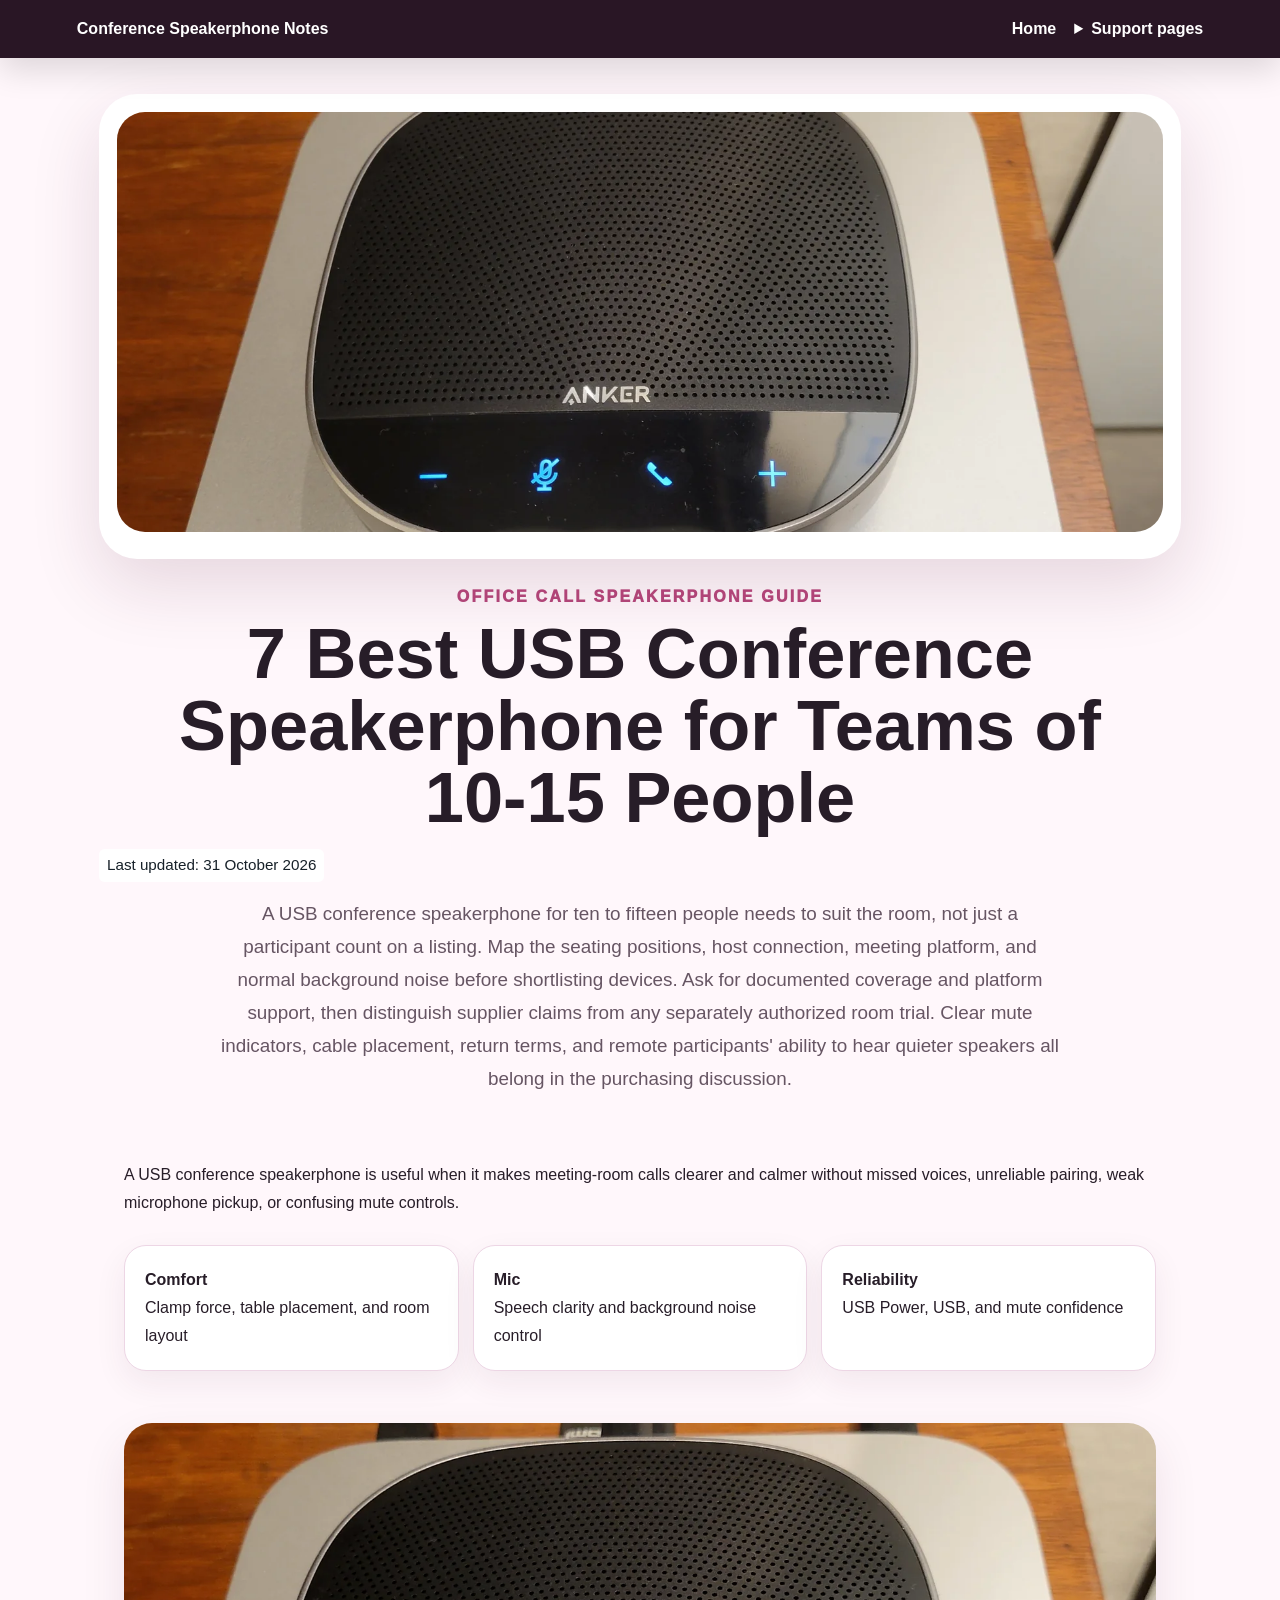
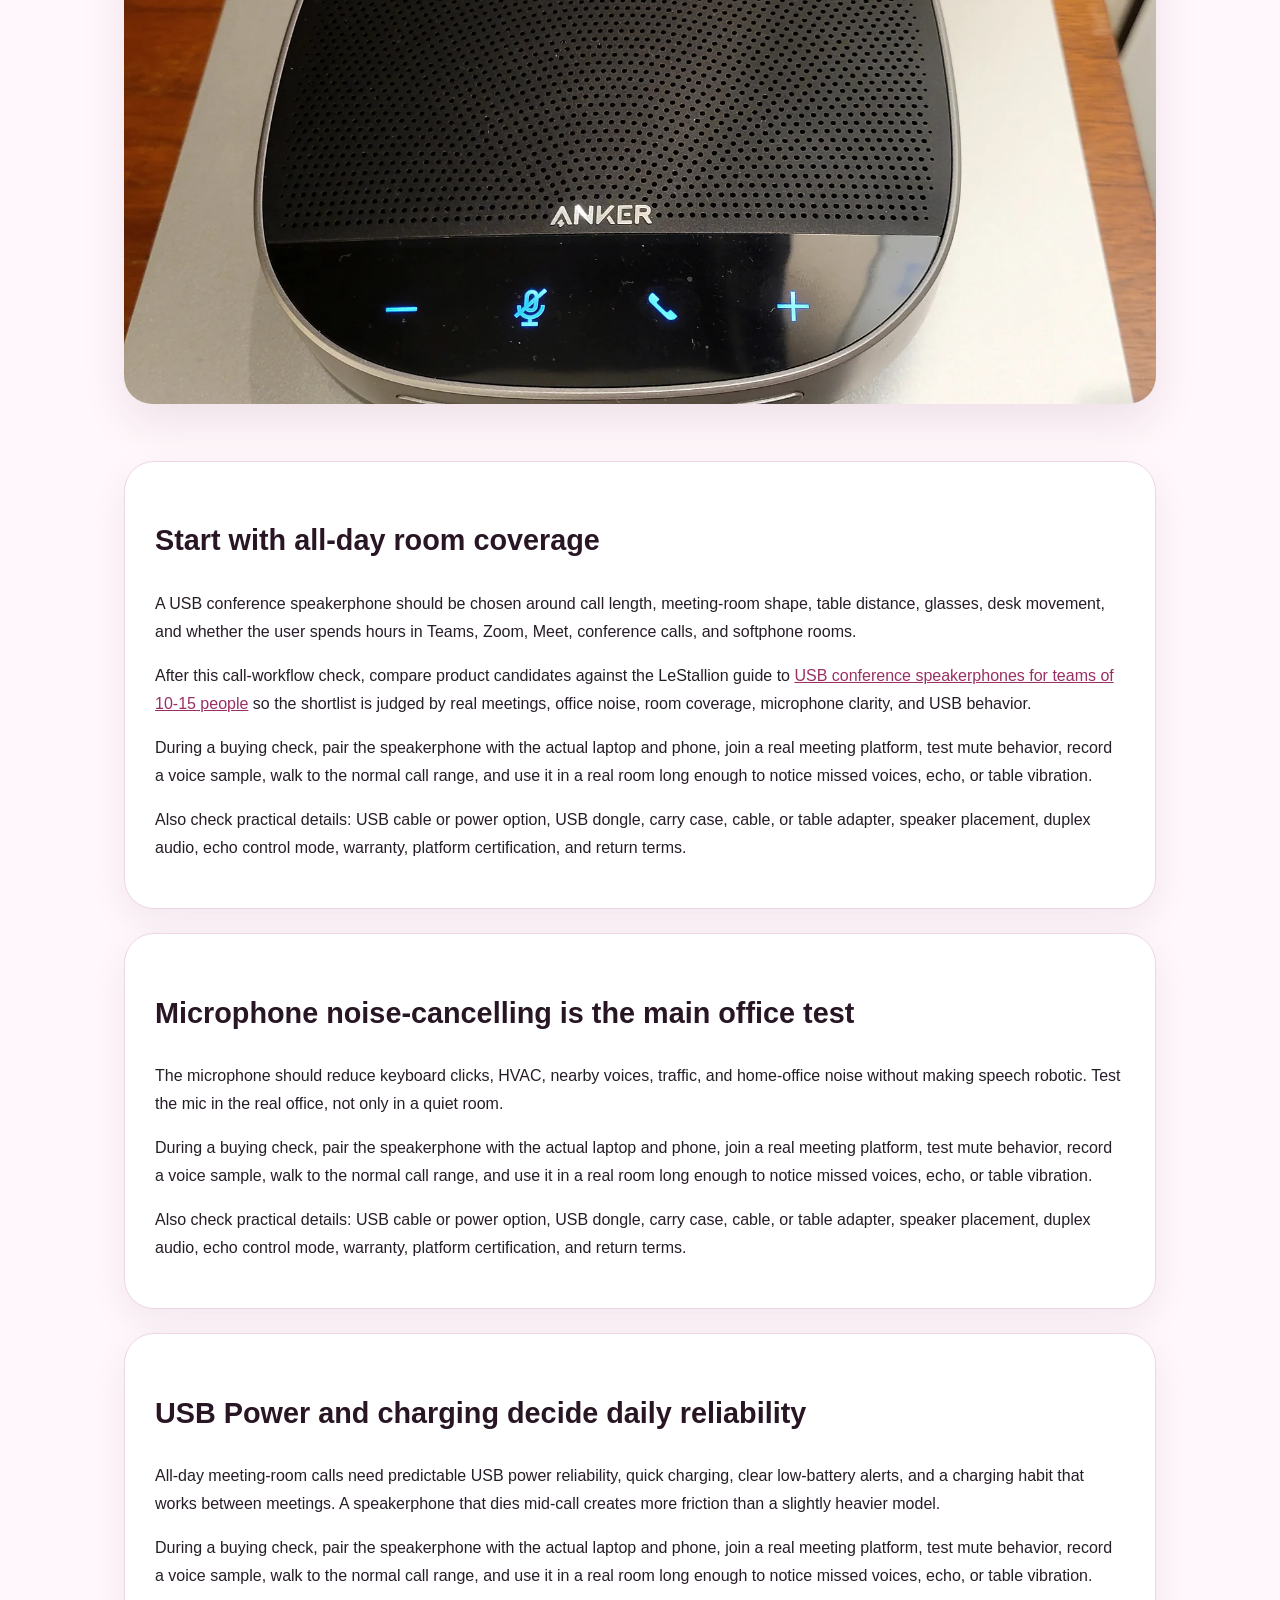
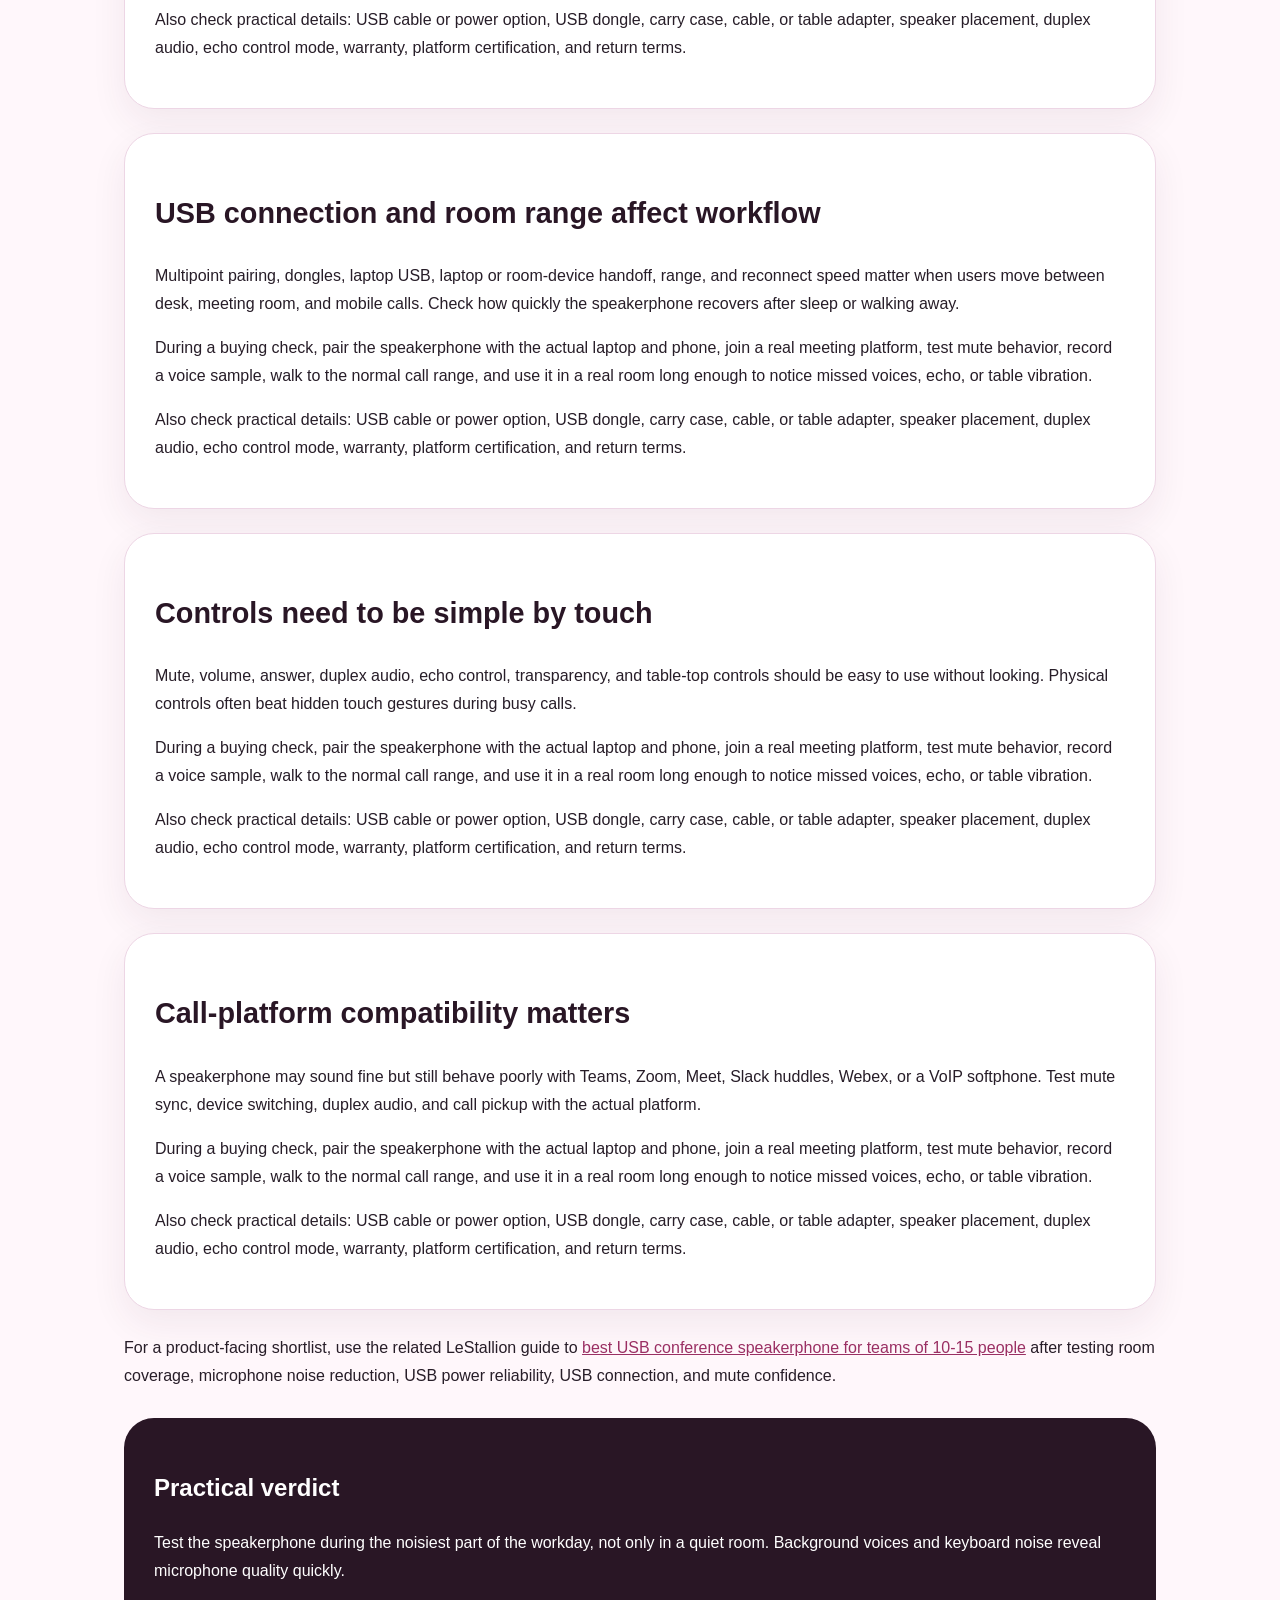
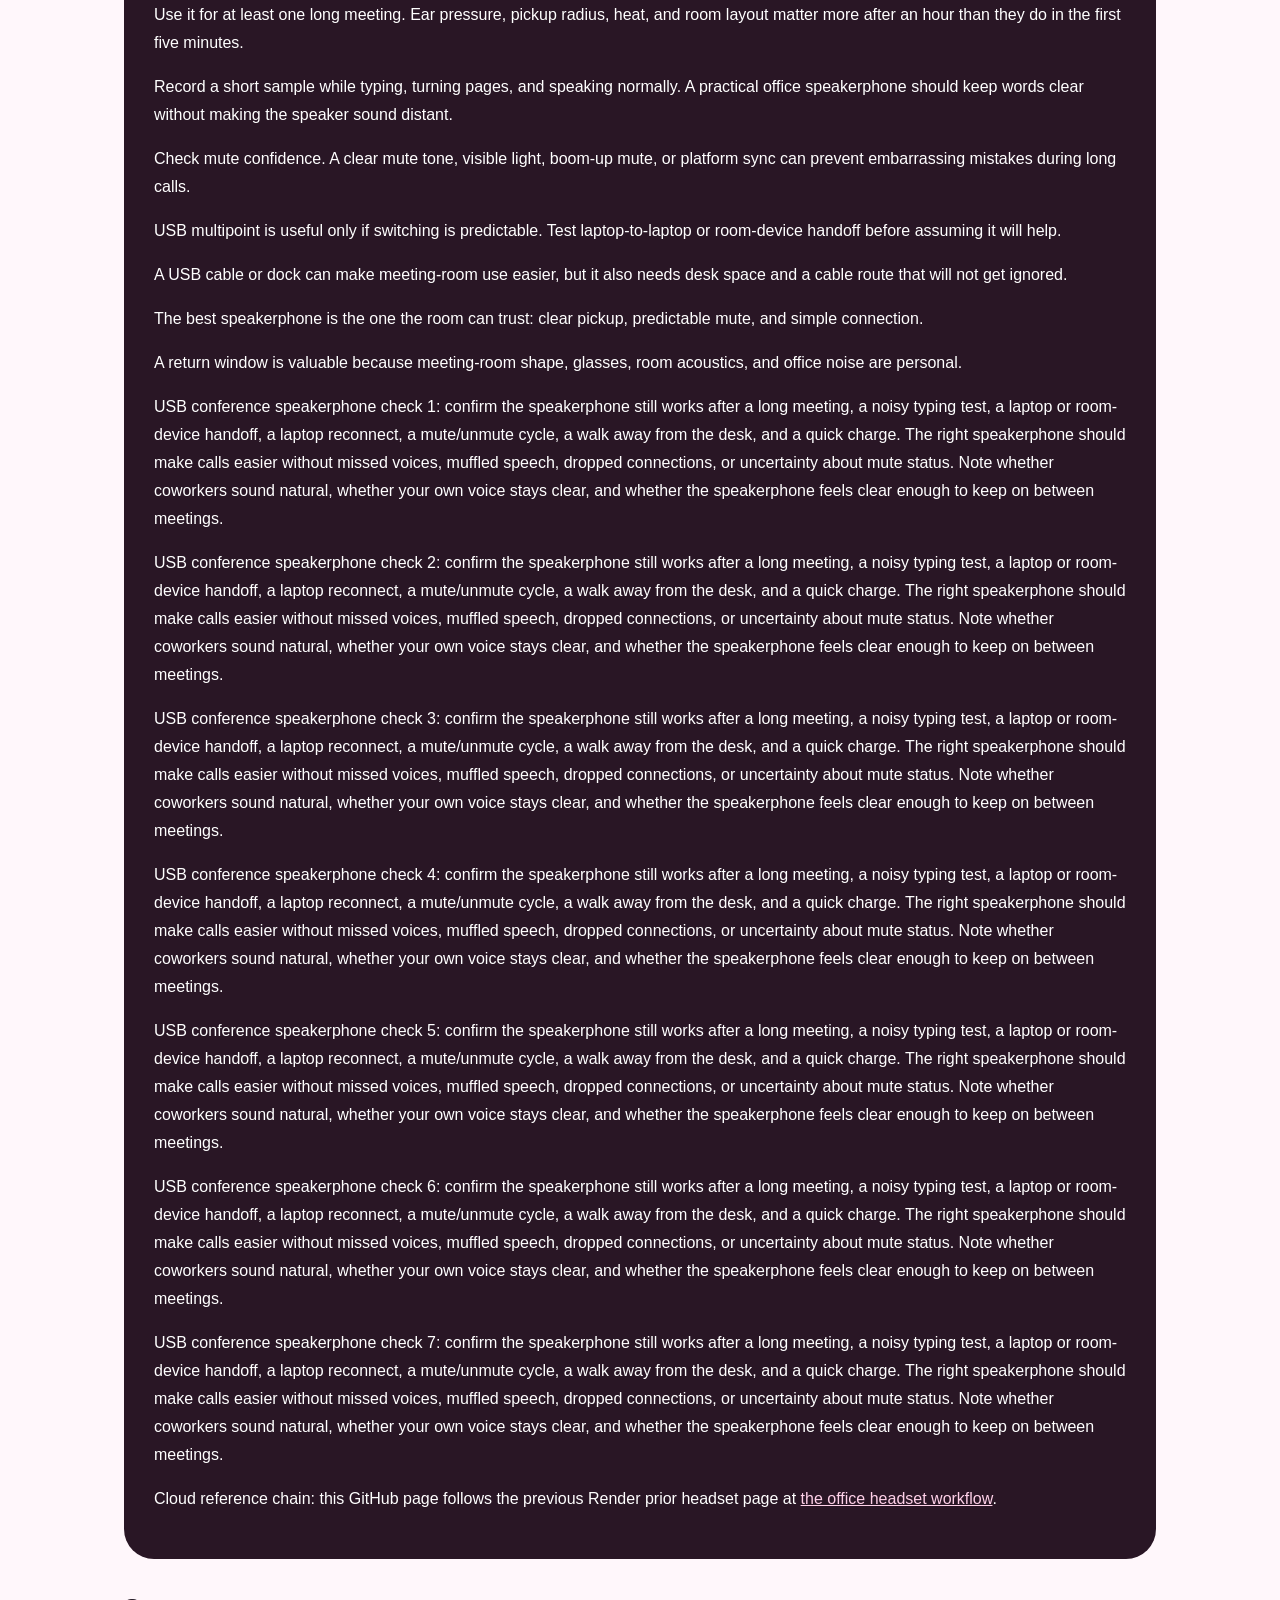
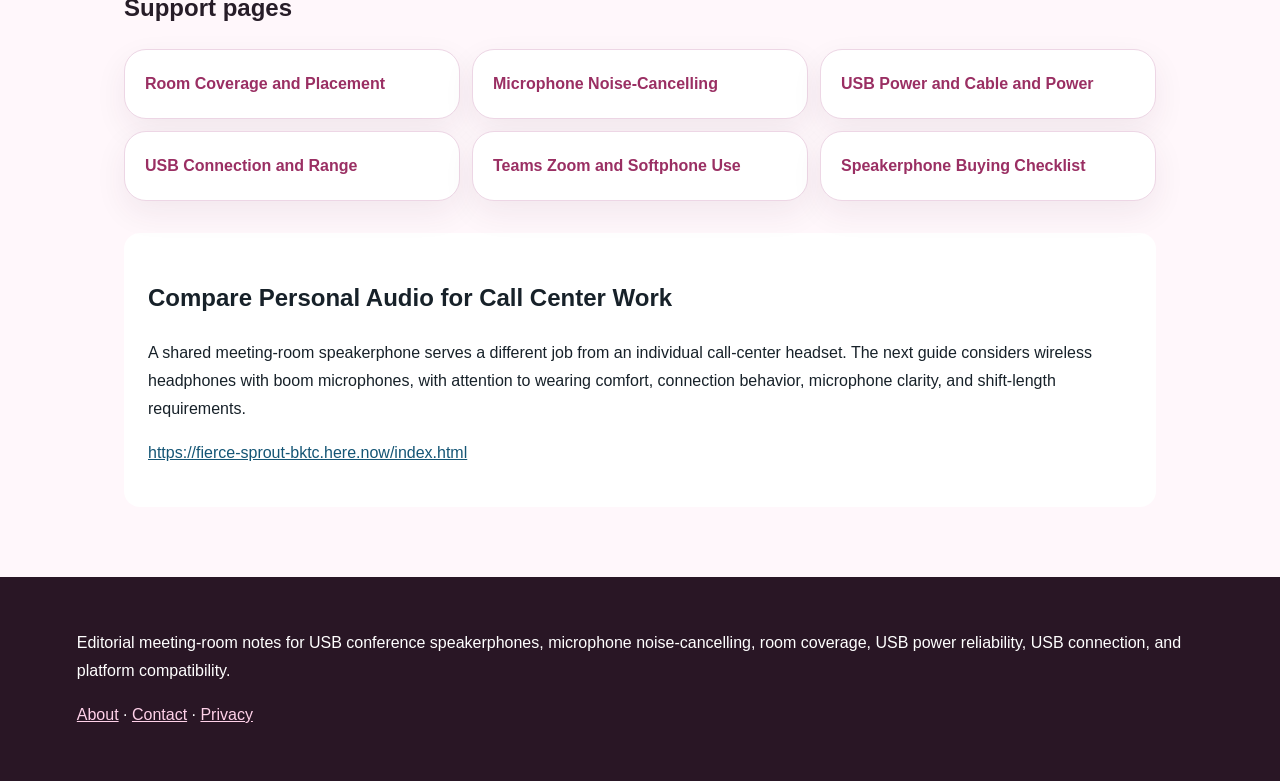
<file: index.html>
<!doctype html><html lang="en"><head><meta charset="utf-8"><meta name="viewport" content="width=device-width,initial-scale=1"><title>7 Best USB Conference Speakerphone for Teams of 10-15 People</title><meta name="description" content="Practical guide to USB conference speakerphones for teams of 10-15 people, including comfort, microphone noise reduction, mute controls, USB power reliability, USB connection, and platform compatibility."><link rel="canonical" href="https://armaragex.github.io/lestallion-usb-conference-speakerphone-511/index.html"><link rel="stylesheet" href="style.css"><script type="application/ld+json">{"@context":"https://schema.org","@type":"Article","headline":"7 Best USB Conference Speakerphone for Teams of 10-15 People","mainEntityOfPage":"https://armaragex.github.io/lestallion-usb-conference-speakerphone-511/index.html","image":["https://armaragex.github.io/lestallion-usb-conference-speakerphone-511/assets/usb-speakerphone-meeting-room.webp","https://armaragex.github.io/lestallion-usb-conference-speakerphone-511/assets/speakerphone-detail-table.webp"],"dateModified":"2026-10-31T10:26:14Z"}</script><script type="application/ld+json">{"@context": "https://schema.org", "@type": "FAQPage", "mainEntity": [{"@type": "Question", "name": "What matters most in a USB conference speakerphone?", "acceptedAnswer": {"@type": "Answer", "text": "All-day comfort, microphone noise reduction, mute confidence, USB power reliability, USB connection stability, device switching, duplex audio, echo control, and platform compatibility matter most."}}, {"@type": "Question", "name": "How should a USB conference speakerphone be tested?", "acceptedAnswer": {"@type": "Answer", "text": "Test it with the actual laptop, phone, meeting platform, noisy office conditions, long-call wearing time, mute controls, walking range, and charging routine."}}]}</script>
<meta property="article:modified_time" content="2026-10-31T10:26:14Z">
</head><body><header><a class="brand" href="index.html">Conference Speakerphone Notes</a><nav><a href="index.html">Home</a><details><summary>Support pages</summary><div><a href="room-coverage-and-placement.html">Room Coverage and Placement</a><a href="microphone-noise-cancelling.html">Microphone Noise-Cancelling</a><a href="battery-and-charging.html">USB Power and Cable and Power</a><a href="bluetooth-range-and-pairing.html">USB Connection and Range</a><a href="teams-zoom-and-softphone-use.html">Teams Zoom and Softphone Use</a><a href="speakerphone-buying-checklist.html">Speakerphone Buying Checklist</a></div></details></nav></header><section class="hero"><div class="frame"><img src="assets/usb-speakerphone-meeting-room.webp" alt="USB conference speakerphone for meeting-room calls"></div><div class="kicker">office call speakerphone guide</div><h1>7 Best USB Conference Speakerphone for Teams of 10-15 People</h1>
<p class="article-refreshed" style="font-size:.95rem;opacity:1;display:table;max-width:100%;padding:.2rem .5rem;border-radius:.35rem;background:#fff;color:#172129;overflow-wrap:anywhere">Last updated: <time datetime="2026-10-31T10:26:14Z">31 October 2026</time></p><p class="dek">A USB conference speakerphone for ten to fifteen people needs to suit the room, not just a participant count on a listing. Map the seating positions, host connection, meeting platform, and normal background noise before shortlisting devices. Ask for documented coverage and platform support, then distinguish supplier claims from any separately authorized room trial. Clear mute indicators, cable placement, return terms, and remote participants' ability to hear quieter speakers all belong in the purchasing discussion.</p></section><main class="wrap"><p>A USB conference speakerphone is useful when it makes meeting-room calls clearer and calmer without missed voices, unreliable pairing, weak microphone pickup, or confusing mute controls.</p><section class="signal"><div><strong>Comfort</strong><br>Clamp force, table placement, and room layout</div><div><strong>Mic</strong><br>Speech clarity and background noise control</div><div><strong>Reliability</strong><br>USB Power, USB, and mute confidence</div></section><img class="wide" src="assets/speakerphone-detail-table.webp" alt="USB conference speakerphone detail for meeting-room calls"><section class="story"><h2>Start with all-day room coverage</h2><p>A USB conference speakerphone should be chosen around call length, meeting-room shape, table distance, glasses, desk movement, and whether the user spends hours in Teams, Zoom, Meet, conference calls, and softphone rooms.</p><p>After this call-workflow check, compare product candidates against the LeStallion guide to <a href="https://lestallion.com/blogs/product-reviews/best-usb-conference-speakerphone-for-teams-of-10-15-people">USB conference speakerphones for teams of 10-15 people</a> so the shortlist is judged by real meetings, office noise, room coverage, microphone clarity, and USB behavior.</p><p>During a buying check, pair the speakerphone with the actual laptop and phone, join a real meeting platform, test mute behavior, record a voice sample, walk to the normal call range, and use it in a real room long enough to notice missed voices, echo, or table vibration.</p><p>Also check practical details: USB cable or power option, USB dongle, carry case, cable, or table adapter, speaker placement, duplex audio, echo control mode, warranty, platform certification, and return terms.</p></section><section class="story"><h2>Microphone noise-cancelling is the main office test</h2><p>The microphone should reduce keyboard clicks, HVAC, nearby voices, traffic, and home-office noise without making speech robotic. Test the mic in the real office, not only in a quiet room.</p><p>During a buying check, pair the speakerphone with the actual laptop and phone, join a real meeting platform, test mute behavior, record a voice sample, walk to the normal call range, and use it in a real room long enough to notice missed voices, echo, or table vibration.</p><p>Also check practical details: USB cable or power option, USB dongle, carry case, cable, or table adapter, speaker placement, duplex audio, echo control mode, warranty, platform certification, and return terms.</p></section><section class="story"><h2>USB Power and charging decide daily reliability</h2><p>All-day meeting-room calls need predictable USB power reliability, quick charging, clear low-battery alerts, and a charging habit that works between meetings. A speakerphone that dies mid-call creates more friction than a slightly heavier model.</p><p>During a buying check, pair the speakerphone with the actual laptop and phone, join a real meeting platform, test mute behavior, record a voice sample, walk to the normal call range, and use it in a real room long enough to notice missed voices, echo, or table vibration.</p><p>Also check practical details: USB cable or power option, USB dongle, carry case, cable, or table adapter, speaker placement, duplex audio, echo control mode, warranty, platform certification, and return terms.</p></section><section class="story"><h2>USB connection and room range affect workflow</h2><p>Multipoint pairing, dongles, laptop USB, laptop or room-device handoff, range, and reconnect speed matter when users move between desk, meeting room, and mobile calls. Check how quickly the speakerphone recovers after sleep or walking away.</p><p>During a buying check, pair the speakerphone with the actual laptop and phone, join a real meeting platform, test mute behavior, record a voice sample, walk to the normal call range, and use it in a real room long enough to notice missed voices, echo, or table vibration.</p><p>Also check practical details: USB cable or power option, USB dongle, carry case, cable, or table adapter, speaker placement, duplex audio, echo control mode, warranty, platform certification, and return terms.</p></section><section class="story"><h2>Controls need to be simple by touch</h2><p>Mute, volume, answer, duplex audio, echo control, transparency, and table-top controls should be easy to use without looking. Physical controls often beat hidden touch gestures during busy calls.</p><p>During a buying check, pair the speakerphone with the actual laptop and phone, join a real meeting platform, test mute behavior, record a voice sample, walk to the normal call range, and use it in a real room long enough to notice missed voices, echo, or table vibration.</p><p>Also check practical details: USB cable or power option, USB dongle, carry case, cable, or table adapter, speaker placement, duplex audio, echo control mode, warranty, platform certification, and return terms.</p></section><section class="story"><h2>Call-platform compatibility matters</h2><p>A speakerphone may sound fine but still behave poorly with Teams, Zoom, Meet, Slack huddles, Webex, or a VoIP softphone. Test mute sync, device switching, duplex audio, and call pickup with the actual platform.</p><p>During a buying check, pair the speakerphone with the actual laptop and phone, join a real meeting platform, test mute behavior, record a voice sample, walk to the normal call range, and use it in a real room long enough to notice missed voices, echo, or table vibration.</p><p>Also check practical details: USB cable or power option, USB dongle, carry case, cable, or table adapter, speaker placement, duplex audio, echo control mode, warranty, platform certification, and return terms.</p></section><p>For a product-facing shortlist, use the related LeStallion guide to <a href="https://lestallion.com/blogs/product-reviews/best-usb-conference-speakerphone-for-teams-of-10-15-people">best USB conference speakerphone for teams of 10-15 people</a> after testing room coverage, microphone noise reduction, USB power reliability, USB connection, and mute confidence.</p><section class="quote"><h2>Practical verdict</h2><p>Test the speakerphone during the noisiest part of the workday, not only in a quiet room. Background voices and keyboard noise reveal microphone quality quickly.</p><p>Use it for at least one long meeting. Ear pressure, pickup radius, heat, and room layout matter more after an hour than they do in the first five minutes.</p><p>Record a short sample while typing, turning pages, and speaking normally. A practical office speakerphone should keep words clear without making the speaker sound distant.</p><p>Check mute confidence. A clear mute tone, visible light, boom-up mute, or platform sync can prevent embarrassing mistakes during long calls.</p><p>USB multipoint is useful only if switching is predictable. Test laptop-to-laptop or room-device handoff before assuming it will help.</p><p>A USB cable or dock can make meeting-room use easier, but it also needs desk space and a cable route that will not get ignored.</p><p>The best speakerphone is the one the room can trust: clear pickup, predictable mute, and simple connection.</p><p>A return window is valuable because meeting-room shape, glasses, room acoustics, and office noise are personal.</p><p>USB conference speakerphone check 1: confirm the speakerphone still works after a long meeting, a noisy typing test, a laptop or room-device handoff, a laptop reconnect, a mute/unmute cycle, a walk away from the desk, and a quick charge. The right speakerphone should make calls easier without missed voices, muffled speech, dropped connections, or uncertainty about mute status. Note whether coworkers sound natural, whether your own voice stays clear, and whether the speakerphone feels clear enough to keep on between meetings.</p><p>USB conference speakerphone check 2: confirm the speakerphone still works after a long meeting, a noisy typing test, a laptop or room-device handoff, a laptop reconnect, a mute/unmute cycle, a walk away from the desk, and a quick charge. The right speakerphone should make calls easier without missed voices, muffled speech, dropped connections, or uncertainty about mute status. Note whether coworkers sound natural, whether your own voice stays clear, and whether the speakerphone feels clear enough to keep on between meetings.</p><p>USB conference speakerphone check 3: confirm the speakerphone still works after a long meeting, a noisy typing test, a laptop or room-device handoff, a laptop reconnect, a mute/unmute cycle, a walk away from the desk, and a quick charge. The right speakerphone should make calls easier without missed voices, muffled speech, dropped connections, or uncertainty about mute status. Note whether coworkers sound natural, whether your own voice stays clear, and whether the speakerphone feels clear enough to keep on between meetings.</p><p>USB conference speakerphone check 4: confirm the speakerphone still works after a long meeting, a noisy typing test, a laptop or room-device handoff, a laptop reconnect, a mute/unmute cycle, a walk away from the desk, and a quick charge. The right speakerphone should make calls easier without missed voices, muffled speech, dropped connections, or uncertainty about mute status. Note whether coworkers sound natural, whether your own voice stays clear, and whether the speakerphone feels clear enough to keep on between meetings.</p><p>USB conference speakerphone check 5: confirm the speakerphone still works after a long meeting, a noisy typing test, a laptop or room-device handoff, a laptop reconnect, a mute/unmute cycle, a walk away from the desk, and a quick charge. The right speakerphone should make calls easier without missed voices, muffled speech, dropped connections, or uncertainty about mute status. Note whether coworkers sound natural, whether your own voice stays clear, and whether the speakerphone feels clear enough to keep on between meetings.</p><p>USB conference speakerphone check 6: confirm the speakerphone still works after a long meeting, a noisy typing test, a laptop or room-device handoff, a laptop reconnect, a mute/unmute cycle, a walk away from the desk, and a quick charge. The right speakerphone should make calls easier without missed voices, muffled speech, dropped connections, or uncertainty about mute status. Note whether coworkers sound natural, whether your own voice stays clear, and whether the speakerphone feels clear enough to keep on between meetings.</p><p>USB conference speakerphone check 7: confirm the speakerphone still works after a long meeting, a noisy typing test, a laptop or room-device handoff, a laptop reconnect, a mute/unmute cycle, a walk away from the desk, and a quick charge. The right speakerphone should make calls easier without missed voices, muffled speech, dropped connections, or uncertainty about mute status. Note whether coworkers sound natural, whether your own voice stays clear, and whether the speakerphone feels clear enough to keep on between meetings.</p><p>Cloud reference chain: this GitHub page follows the previous Render prior headset page at <a href="https://lestallion-noise-cancelling-headset-510.onrender.com/index.html">the office headset workflow</a>.</p></section><section><h2>Support pages</h2><div class="peer-grid"><a href="room-coverage-and-placement.html">Room Coverage and Placement</a><a href="microphone-noise-cancelling.html">Microphone Noise-Cancelling</a><a href="battery-and-charging.html">USB Power and Cable and Power</a><a href="bluetooth-range-and-pairing.html">USB Connection and Range</a><a href="teams-zoom-and-softphone-use.html">Teams Zoom and Softphone Use</a><a href="speakerphone-buying-checklist.html">Speakerphone Buying Checklist</a></div></section><section class="cross-link-forward" style="margin-top:2rem;background:#fff;color:#172129;padding:1.5rem;border-radius:1rem"><h2 style="color:#172129">Compare Personal Audio for Call Center Work</h2><p style="color:#172129">A shared meeting-room speakerphone serves a different job from an individual call-center headset. The next guide considers wireless headphones with boom microphones, with attention to wearing comfort, connection behavior, microphone clarity, and shift-length requirements.</p><p style="color:#172129"><a href="https://fierce-sprout-bktc.here.now/index.html" style="overflow-wrap:anywhere;word-break:break-word;color:#145575">https://fierce-sprout-bktc.here.now/index.html</a></p></section>
</main><footer><p>Editorial meeting-room notes for USB conference speakerphones, microphone noise-cancelling, room coverage, USB power reliability, USB connection, and platform compatibility.</p><p><a href="about.html">About</a> · <a href="contact.html">Contact</a> · <a href="privacy.html">Privacy</a></p></footer></body></html>
</file>
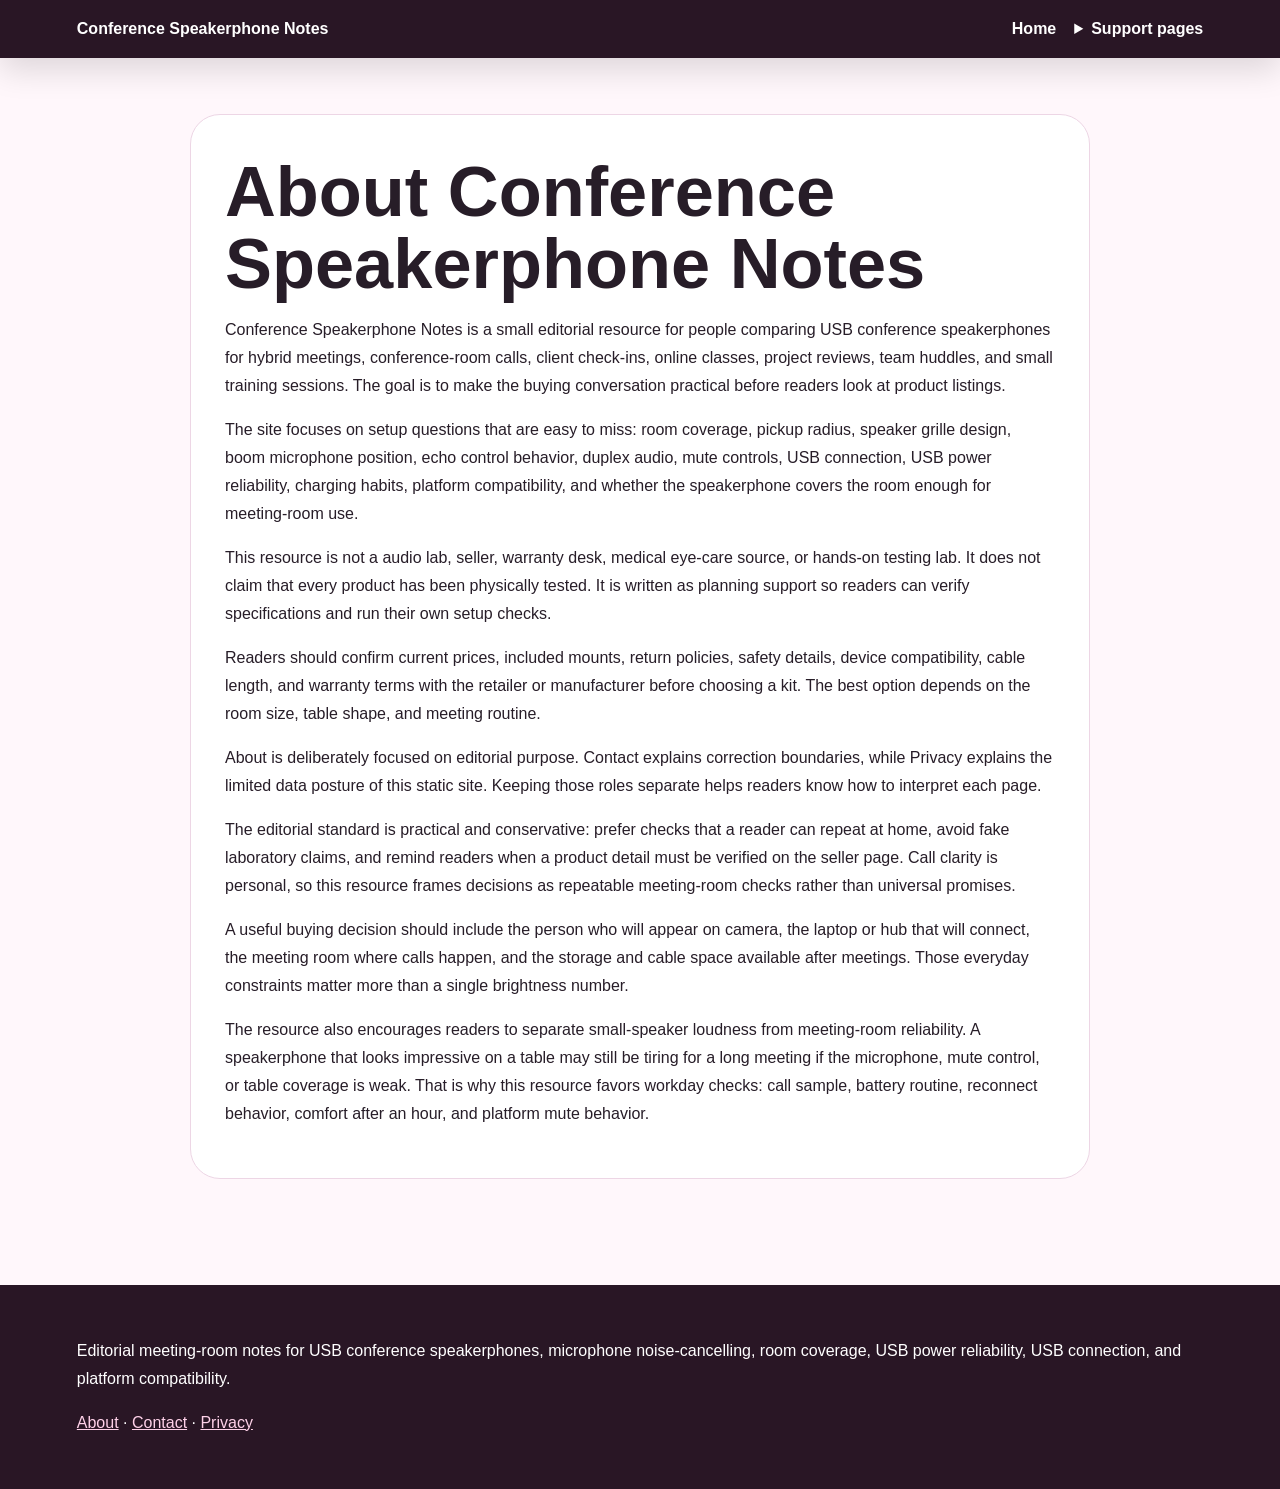
<file: about.html>
<!doctype html><html lang="en"><head><meta charset="utf-8"><meta name="viewport" content="width=device-width,initial-scale=1"><title>About Conference Speakerphone Notes</title><link rel="canonical" href="https://armaragex.github.io/lestallion-usb-conference-speakerphone-511/about.html"><link rel="stylesheet" href="style.css"></head><body><header><a class="brand" href="index.html">Conference Speakerphone Notes</a><nav><a href="index.html">Home</a><details><summary>Support pages</summary><div><a href="room-coverage-and-placement.html">Room Coverage and Placement</a><a href="microphone-noise-cancelling.html">Microphone Noise-Cancelling</a><a href="battery-and-charging.html">USB Power and Cable and Power</a><a href="bluetooth-range-and-pairing.html">USB Connection and Range</a><a href="teams-zoom-and-softphone-use.html">Teams Zoom and Softphone Use</a><a href="speakerphone-buying-checklist.html">Speakerphone Buying Checklist</a></div></details></nav></header><main class="wrap"><section class="trust"><h1>About Conference Speakerphone Notes</h1><p>Conference Speakerphone Notes is a small editorial resource for people comparing USB conference speakerphones for hybrid meetings, conference-room calls, client check-ins, online classes, project reviews, team huddles, and small training sessions. The goal is to make the buying conversation practical before readers look at product listings.</p><p>The site focuses on setup questions that are easy to miss: room coverage, pickup radius, speaker grille design, boom microphone position, echo control behavior, duplex audio, mute controls, USB connection, USB power reliability, charging habits, platform compatibility, and whether the speakerphone covers the room enough for meeting-room use.</p><p>This resource is not a audio lab, seller, warranty desk, medical eye-care source, or hands-on testing lab. It does not claim that every product has been physically tested. It is written as planning support so readers can verify specifications and run their own setup checks.</p><p>Readers should confirm current prices, included mounts, return policies, safety details, device compatibility, cable length, and warranty terms with the retailer or manufacturer before choosing a kit. The best option depends on the room size, table shape, and meeting routine.</p><p>About is deliberately focused on editorial purpose. Contact explains correction boundaries, while Privacy explains the limited data posture of this static site. Keeping those roles separate helps readers know how to interpret each page.</p><p>The editorial standard is practical and conservative: prefer checks that a reader can repeat at home, avoid fake laboratory claims, and remind readers when a product detail must be verified on the seller page. Call clarity is personal, so this resource frames decisions as repeatable meeting-room checks rather than universal promises.</p><p>A useful buying decision should include the person who will appear on camera, the laptop or hub that will connect, the meeting room where calls happen, and the storage and cable space available after meetings. Those everyday constraints matter more than a single brightness number.</p><p>The resource also encourages readers to separate small-speaker loudness from meeting-room reliability. A speakerphone that looks impressive on a table may still be tiring for a long meeting if the microphone, mute control, or table coverage is weak. That is why this resource favors workday checks: call sample, battery routine, reconnect behavior, comfort after an hour, and platform mute behavior.</p></section></main><footer><p>Editorial meeting-room notes for USB conference speakerphones, microphone noise-cancelling, room coverage, USB power reliability, USB connection, and platform compatibility.</p><p><a href="about.html">About</a> · <a href="contact.html">Contact</a> · <a href="privacy.html">Privacy</a></p></footer></body></html>
</file>
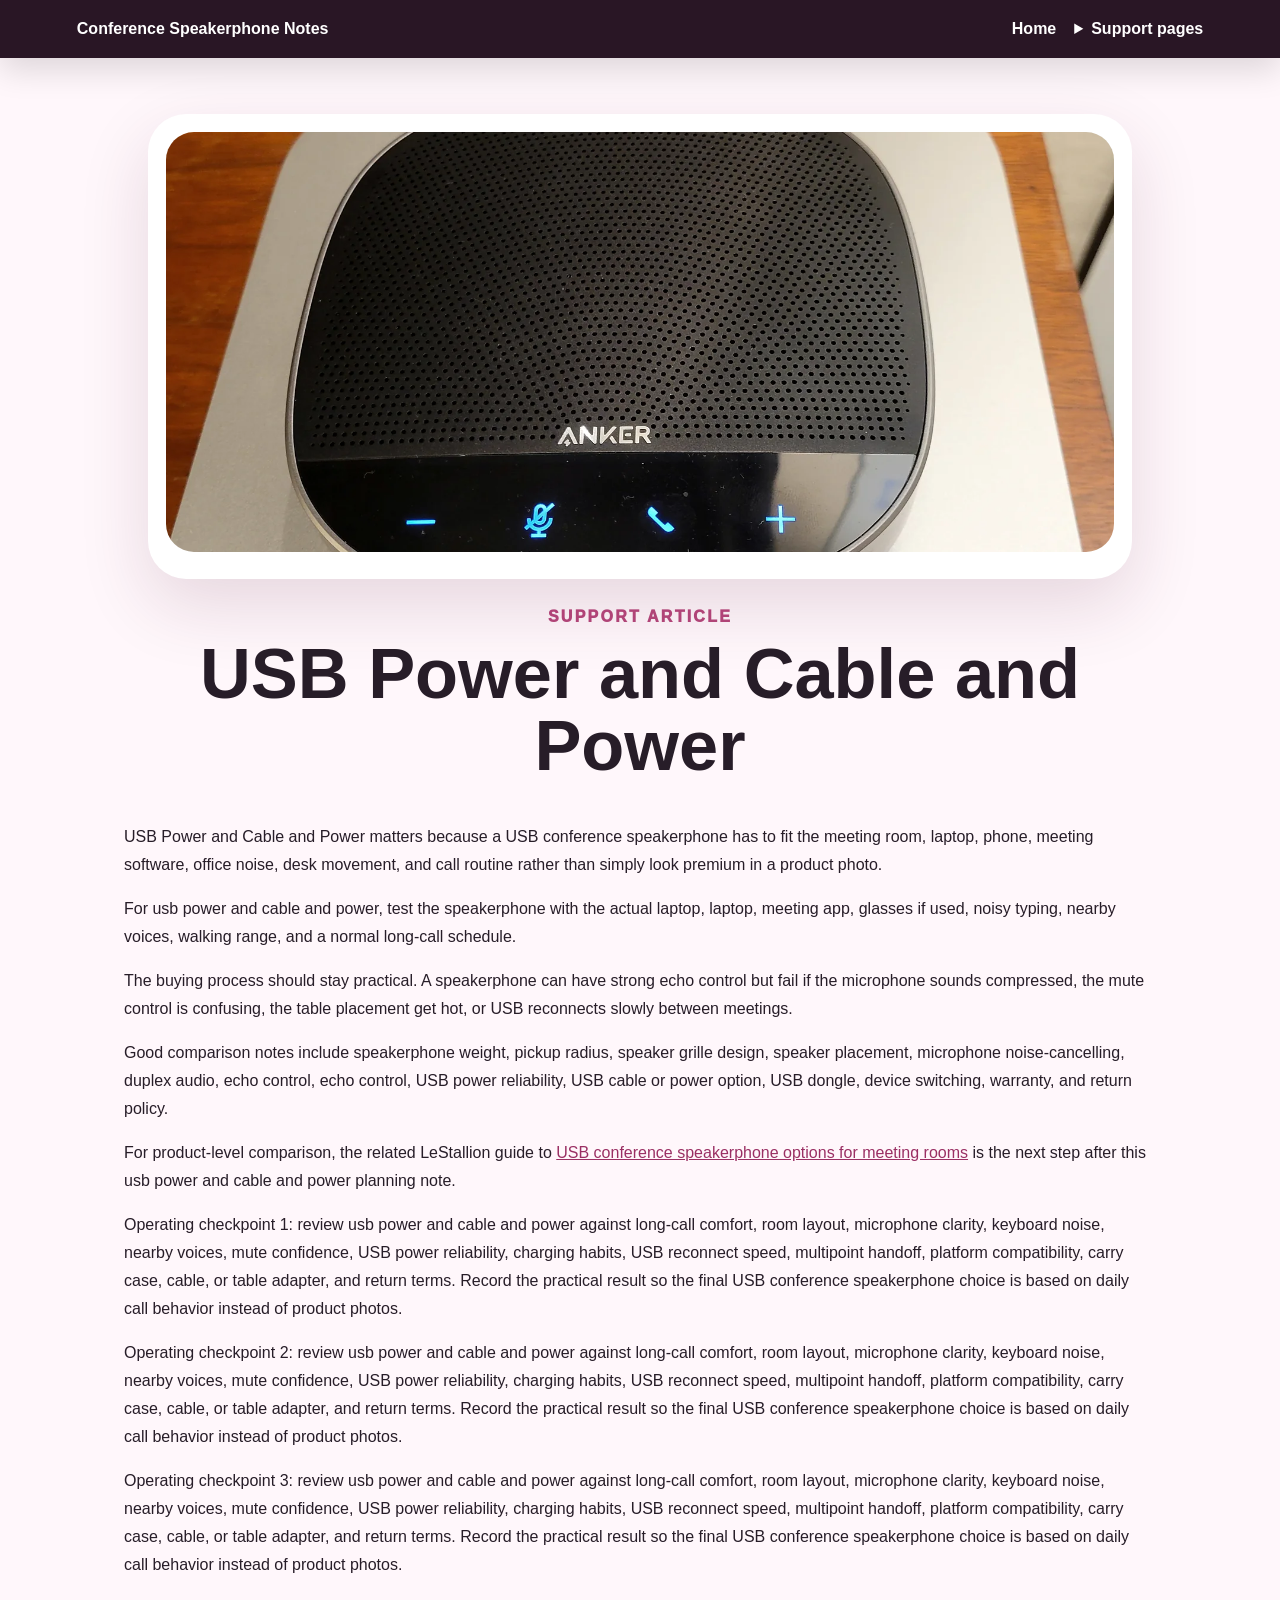
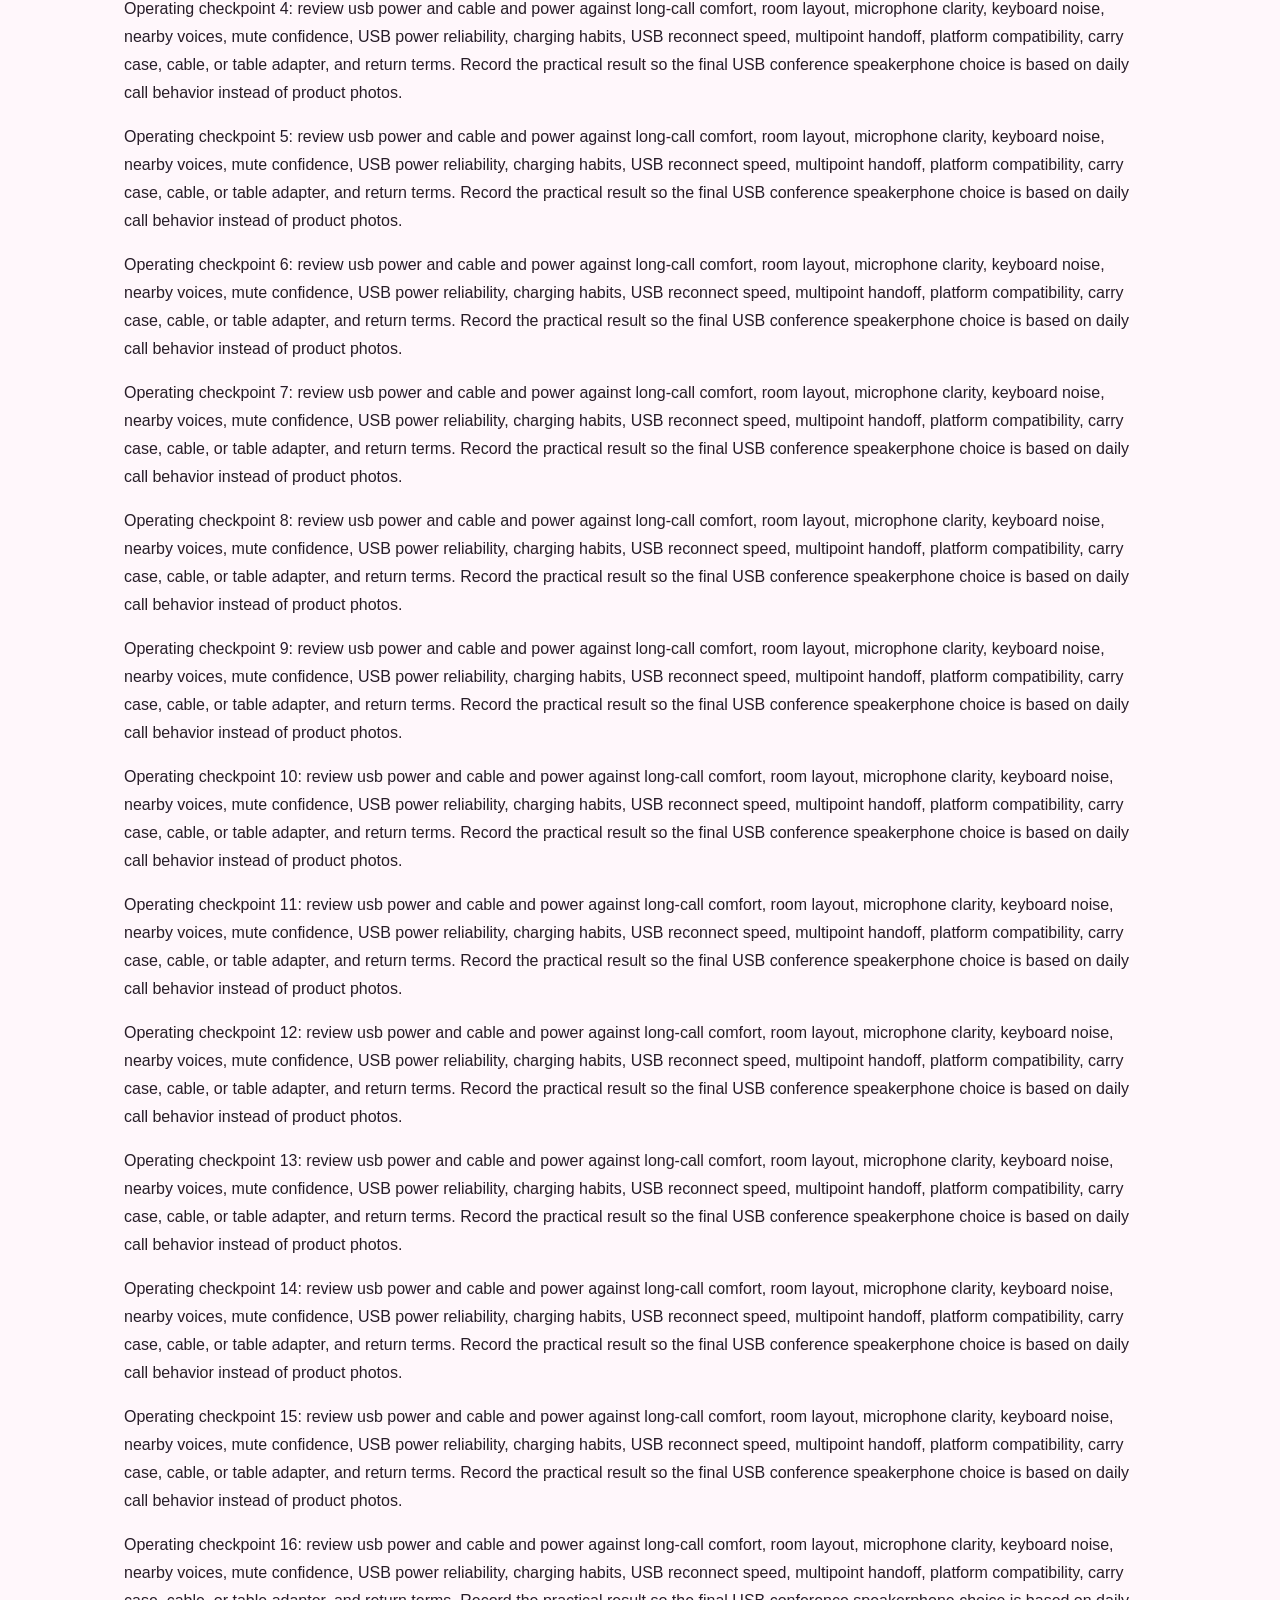
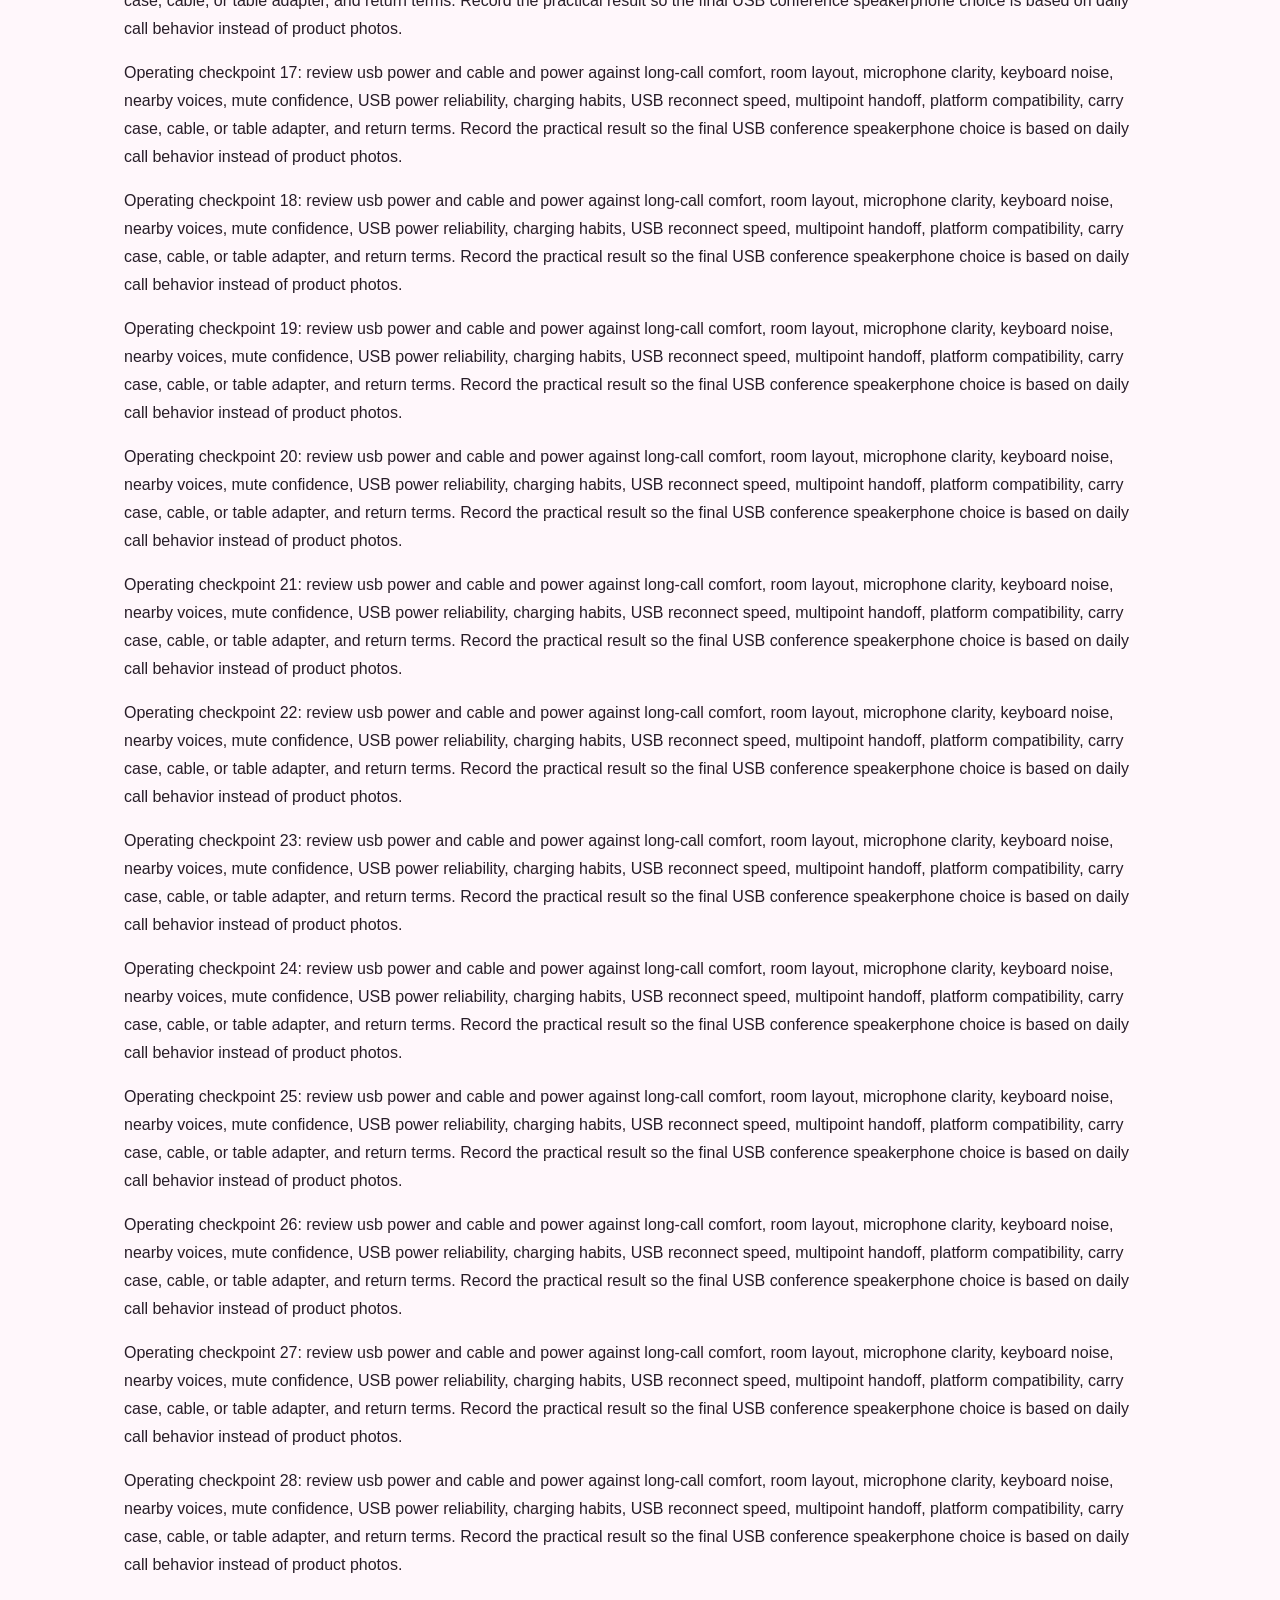
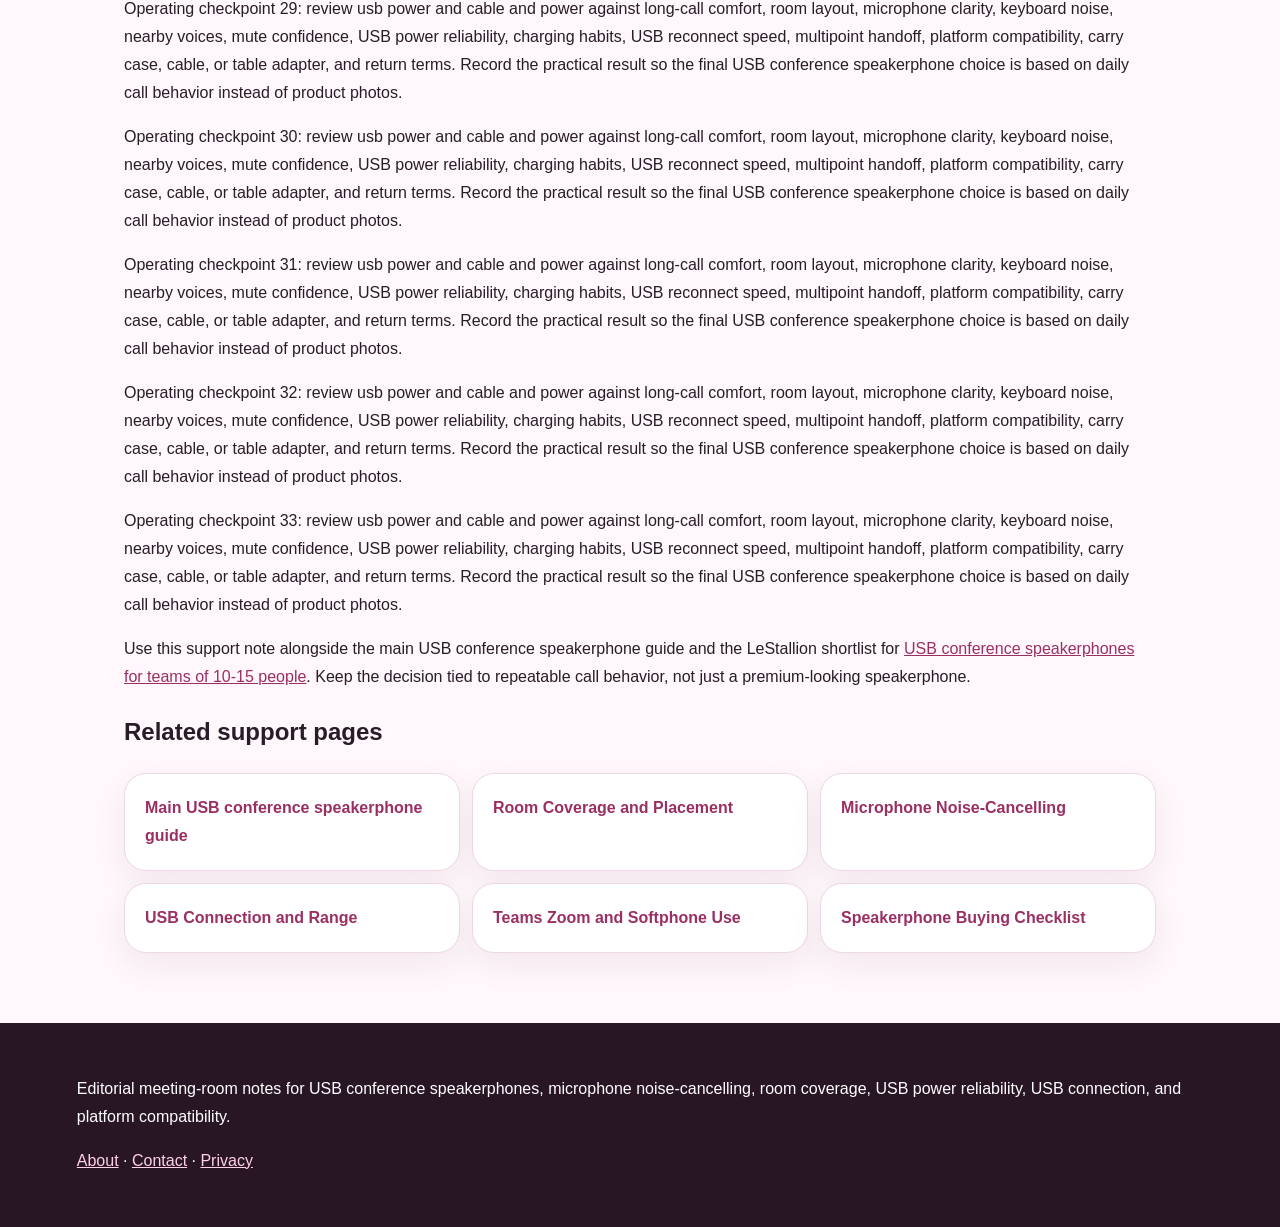
<file: battery-and-charging.html>
<!doctype html><html lang="en"><head><meta charset="utf-8"><meta name="viewport" content="width=device-width,initial-scale=1"><title>USB Power and Cable and Power</title><meta name="description" content="Planning note for USB Power and Cable and Power when choosing USB conference speakerphones for teams of 10-15 people."><link rel="canonical" href="https://armaragex.github.io/lestallion-usb-conference-speakerphone-511/battery-and-charging.html"><link rel="stylesheet" href="style.css"><script type="application/ld+json">{"@context": "https://schema.org", "@type": "Article", "headline": "USB Power and Cable and Power", "mainEntityOfPage": "https://armaragex.github.io/lestallion-usb-conference-speakerphone-511/battery-and-charging.html"}</script></head><body><header><a class="brand" href="index.html">Conference Speakerphone Notes</a><nav><a href="index.html">Home</a><details><summary>Support pages</summary><div><a href="room-coverage-and-placement.html">Room Coverage and Placement</a><a href="microphone-noise-cancelling.html">Microphone Noise-Cancelling</a><a href="battery-and-charging.html">USB Power and Cable and Power</a><a href="bluetooth-range-and-pairing.html">USB Connection and Range</a><a href="teams-zoom-and-softphone-use.html">Teams Zoom and Softphone Use</a><a href="speakerphone-buying-checklist.html">Speakerphone Buying Checklist</a></div></details></nav></header><main class="wrap"><section class="hero"><div class="frame"><img src="assets/speakerphone-detail-table.webp" alt="USB conference speakerphone speakerphone placement planning detail"></div><div class="kicker">support article</div><h1>USB Power and Cable and Power</h1></section><p>USB Power and Cable and Power matters because a USB conference speakerphone has to fit the meeting room, laptop, phone, meeting software, office noise, desk movement, and call routine rather than simply look premium in a product photo.</p><p>For usb power and cable and power, test the speakerphone with the actual laptop, laptop, meeting app, glasses if used, noisy typing, nearby voices, walking range, and a normal long-call schedule.</p><p>The buying process should stay practical. A speakerphone can have strong echo control but fail if the microphone sounds compressed, the mute control is confusing, the table placement get hot, or USB reconnects slowly between meetings.</p><p>Good comparison notes include speakerphone weight, pickup radius, speaker grille design, speaker placement, microphone noise-cancelling, duplex audio, echo control, echo control, USB power reliability, USB cable or power option, USB dongle, device switching, warranty, and return policy.</p><p>For product-level comparison, the related LeStallion guide to <a href="https://lestallion.com/blogs/product-reviews/best-usb-conference-speakerphone-for-teams-of-10-15-people">USB conference speakerphone options for meeting rooms</a> is the next step after this usb power and cable and power planning note.</p><p>Operating checkpoint 1: review usb power and cable and power against long-call comfort, room layout, microphone clarity, keyboard noise, nearby voices, mute confidence, USB power reliability, charging habits, USB reconnect speed, multipoint handoff, platform compatibility, carry case, cable, or table adapter, and return terms. Record the practical result so the final USB conference speakerphone choice is based on daily call behavior instead of product photos.</p><p>Operating checkpoint 2: review usb power and cable and power against long-call comfort, room layout, microphone clarity, keyboard noise, nearby voices, mute confidence, USB power reliability, charging habits, USB reconnect speed, multipoint handoff, platform compatibility, carry case, cable, or table adapter, and return terms. Record the practical result so the final USB conference speakerphone choice is based on daily call behavior instead of product photos.</p><p>Operating checkpoint 3: review usb power and cable and power against long-call comfort, room layout, microphone clarity, keyboard noise, nearby voices, mute confidence, USB power reliability, charging habits, USB reconnect speed, multipoint handoff, platform compatibility, carry case, cable, or table adapter, and return terms. Record the practical result so the final USB conference speakerphone choice is based on daily call behavior instead of product photos.</p><p>Operating checkpoint 4: review usb power and cable and power against long-call comfort, room layout, microphone clarity, keyboard noise, nearby voices, mute confidence, USB power reliability, charging habits, USB reconnect speed, multipoint handoff, platform compatibility, carry case, cable, or table adapter, and return terms. Record the practical result so the final USB conference speakerphone choice is based on daily call behavior instead of product photos.</p><p>Operating checkpoint 5: review usb power and cable and power against long-call comfort, room layout, microphone clarity, keyboard noise, nearby voices, mute confidence, USB power reliability, charging habits, USB reconnect speed, multipoint handoff, platform compatibility, carry case, cable, or table adapter, and return terms. Record the practical result so the final USB conference speakerphone choice is based on daily call behavior instead of product photos.</p><p>Operating checkpoint 6: review usb power and cable and power against long-call comfort, room layout, microphone clarity, keyboard noise, nearby voices, mute confidence, USB power reliability, charging habits, USB reconnect speed, multipoint handoff, platform compatibility, carry case, cable, or table adapter, and return terms. Record the practical result so the final USB conference speakerphone choice is based on daily call behavior instead of product photos.</p><p>Operating checkpoint 7: review usb power and cable and power against long-call comfort, room layout, microphone clarity, keyboard noise, nearby voices, mute confidence, USB power reliability, charging habits, USB reconnect speed, multipoint handoff, platform compatibility, carry case, cable, or table adapter, and return terms. Record the practical result so the final USB conference speakerphone choice is based on daily call behavior instead of product photos.</p><p>Operating checkpoint 8: review usb power and cable and power against long-call comfort, room layout, microphone clarity, keyboard noise, nearby voices, mute confidence, USB power reliability, charging habits, USB reconnect speed, multipoint handoff, platform compatibility, carry case, cable, or table adapter, and return terms. Record the practical result so the final USB conference speakerphone choice is based on daily call behavior instead of product photos.</p><p>Operating checkpoint 9: review usb power and cable and power against long-call comfort, room layout, microphone clarity, keyboard noise, nearby voices, mute confidence, USB power reliability, charging habits, USB reconnect speed, multipoint handoff, platform compatibility, carry case, cable, or table adapter, and return terms. Record the practical result so the final USB conference speakerphone choice is based on daily call behavior instead of product photos.</p><p>Operating checkpoint 10: review usb power and cable and power against long-call comfort, room layout, microphone clarity, keyboard noise, nearby voices, mute confidence, USB power reliability, charging habits, USB reconnect speed, multipoint handoff, platform compatibility, carry case, cable, or table adapter, and return terms. Record the practical result so the final USB conference speakerphone choice is based on daily call behavior instead of product photos.</p><p>Operating checkpoint 11: review usb power and cable and power against long-call comfort, room layout, microphone clarity, keyboard noise, nearby voices, mute confidence, USB power reliability, charging habits, USB reconnect speed, multipoint handoff, platform compatibility, carry case, cable, or table adapter, and return terms. Record the practical result so the final USB conference speakerphone choice is based on daily call behavior instead of product photos.</p><p>Operating checkpoint 12: review usb power and cable and power against long-call comfort, room layout, microphone clarity, keyboard noise, nearby voices, mute confidence, USB power reliability, charging habits, USB reconnect speed, multipoint handoff, platform compatibility, carry case, cable, or table adapter, and return terms. Record the practical result so the final USB conference speakerphone choice is based on daily call behavior instead of product photos.</p><p>Operating checkpoint 13: review usb power and cable and power against long-call comfort, room layout, microphone clarity, keyboard noise, nearby voices, mute confidence, USB power reliability, charging habits, USB reconnect speed, multipoint handoff, platform compatibility, carry case, cable, or table adapter, and return terms. Record the practical result so the final USB conference speakerphone choice is based on daily call behavior instead of product photos.</p><p>Operating checkpoint 14: review usb power and cable and power against long-call comfort, room layout, microphone clarity, keyboard noise, nearby voices, mute confidence, USB power reliability, charging habits, USB reconnect speed, multipoint handoff, platform compatibility, carry case, cable, or table adapter, and return terms. Record the practical result so the final USB conference speakerphone choice is based on daily call behavior instead of product photos.</p><p>Operating checkpoint 15: review usb power and cable and power against long-call comfort, room layout, microphone clarity, keyboard noise, nearby voices, mute confidence, USB power reliability, charging habits, USB reconnect speed, multipoint handoff, platform compatibility, carry case, cable, or table adapter, and return terms. Record the practical result so the final USB conference speakerphone choice is based on daily call behavior instead of product photos.</p><p>Operating checkpoint 16: review usb power and cable and power against long-call comfort, room layout, microphone clarity, keyboard noise, nearby voices, mute confidence, USB power reliability, charging habits, USB reconnect speed, multipoint handoff, platform compatibility, carry case, cable, or table adapter, and return terms. Record the practical result so the final USB conference speakerphone choice is based on daily call behavior instead of product photos.</p><p>Operating checkpoint 17: review usb power and cable and power against long-call comfort, room layout, microphone clarity, keyboard noise, nearby voices, mute confidence, USB power reliability, charging habits, USB reconnect speed, multipoint handoff, platform compatibility, carry case, cable, or table adapter, and return terms. Record the practical result so the final USB conference speakerphone choice is based on daily call behavior instead of product photos.</p><p>Operating checkpoint 18: review usb power and cable and power against long-call comfort, room layout, microphone clarity, keyboard noise, nearby voices, mute confidence, USB power reliability, charging habits, USB reconnect speed, multipoint handoff, platform compatibility, carry case, cable, or table adapter, and return terms. Record the practical result so the final USB conference speakerphone choice is based on daily call behavior instead of product photos.</p><p>Operating checkpoint 19: review usb power and cable and power against long-call comfort, room layout, microphone clarity, keyboard noise, nearby voices, mute confidence, USB power reliability, charging habits, USB reconnect speed, multipoint handoff, platform compatibility, carry case, cable, or table adapter, and return terms. Record the practical result so the final USB conference speakerphone choice is based on daily call behavior instead of product photos.</p><p>Operating checkpoint 20: review usb power and cable and power against long-call comfort, room layout, microphone clarity, keyboard noise, nearby voices, mute confidence, USB power reliability, charging habits, USB reconnect speed, multipoint handoff, platform compatibility, carry case, cable, or table adapter, and return terms. Record the practical result so the final USB conference speakerphone choice is based on daily call behavior instead of product photos.</p><p>Operating checkpoint 21: review usb power and cable and power against long-call comfort, room layout, microphone clarity, keyboard noise, nearby voices, mute confidence, USB power reliability, charging habits, USB reconnect speed, multipoint handoff, platform compatibility, carry case, cable, or table adapter, and return terms. Record the practical result so the final USB conference speakerphone choice is based on daily call behavior instead of product photos.</p><p>Operating checkpoint 22: review usb power and cable and power against long-call comfort, room layout, microphone clarity, keyboard noise, nearby voices, mute confidence, USB power reliability, charging habits, USB reconnect speed, multipoint handoff, platform compatibility, carry case, cable, or table adapter, and return terms. Record the practical result so the final USB conference speakerphone choice is based on daily call behavior instead of product photos.</p><p>Operating checkpoint 23: review usb power and cable and power against long-call comfort, room layout, microphone clarity, keyboard noise, nearby voices, mute confidence, USB power reliability, charging habits, USB reconnect speed, multipoint handoff, platform compatibility, carry case, cable, or table adapter, and return terms. Record the practical result so the final USB conference speakerphone choice is based on daily call behavior instead of product photos.</p><p>Operating checkpoint 24: review usb power and cable and power against long-call comfort, room layout, microphone clarity, keyboard noise, nearby voices, mute confidence, USB power reliability, charging habits, USB reconnect speed, multipoint handoff, platform compatibility, carry case, cable, or table adapter, and return terms. Record the practical result so the final USB conference speakerphone choice is based on daily call behavior instead of product photos.</p><p>Operating checkpoint 25: review usb power and cable and power against long-call comfort, room layout, microphone clarity, keyboard noise, nearby voices, mute confidence, USB power reliability, charging habits, USB reconnect speed, multipoint handoff, platform compatibility, carry case, cable, or table adapter, and return terms. Record the practical result so the final USB conference speakerphone choice is based on daily call behavior instead of product photos.</p><p>Operating checkpoint 26: review usb power and cable and power against long-call comfort, room layout, microphone clarity, keyboard noise, nearby voices, mute confidence, USB power reliability, charging habits, USB reconnect speed, multipoint handoff, platform compatibility, carry case, cable, or table adapter, and return terms. Record the practical result so the final USB conference speakerphone choice is based on daily call behavior instead of product photos.</p><p>Operating checkpoint 27: review usb power and cable and power against long-call comfort, room layout, microphone clarity, keyboard noise, nearby voices, mute confidence, USB power reliability, charging habits, USB reconnect speed, multipoint handoff, platform compatibility, carry case, cable, or table adapter, and return terms. Record the practical result so the final USB conference speakerphone choice is based on daily call behavior instead of product photos.</p><p>Operating checkpoint 28: review usb power and cable and power against long-call comfort, room layout, microphone clarity, keyboard noise, nearby voices, mute confidence, USB power reliability, charging habits, USB reconnect speed, multipoint handoff, platform compatibility, carry case, cable, or table adapter, and return terms. Record the practical result so the final USB conference speakerphone choice is based on daily call behavior instead of product photos.</p><p>Operating checkpoint 29: review usb power and cable and power against long-call comfort, room layout, microphone clarity, keyboard noise, nearby voices, mute confidence, USB power reliability, charging habits, USB reconnect speed, multipoint handoff, platform compatibility, carry case, cable, or table adapter, and return terms. Record the practical result so the final USB conference speakerphone choice is based on daily call behavior instead of product photos.</p><p>Operating checkpoint 30: review usb power and cable and power against long-call comfort, room layout, microphone clarity, keyboard noise, nearby voices, mute confidence, USB power reliability, charging habits, USB reconnect speed, multipoint handoff, platform compatibility, carry case, cable, or table adapter, and return terms. Record the practical result so the final USB conference speakerphone choice is based on daily call behavior instead of product photos.</p><p>Operating checkpoint 31: review usb power and cable and power against long-call comfort, room layout, microphone clarity, keyboard noise, nearby voices, mute confidence, USB power reliability, charging habits, USB reconnect speed, multipoint handoff, platform compatibility, carry case, cable, or table adapter, and return terms. Record the practical result so the final USB conference speakerphone choice is based on daily call behavior instead of product photos.</p><p>Operating checkpoint 32: review usb power and cable and power against long-call comfort, room layout, microphone clarity, keyboard noise, nearby voices, mute confidence, USB power reliability, charging habits, USB reconnect speed, multipoint handoff, platform compatibility, carry case, cable, or table adapter, and return terms. Record the practical result so the final USB conference speakerphone choice is based on daily call behavior instead of product photos.</p><p>Operating checkpoint 33: review usb power and cable and power against long-call comfort, room layout, microphone clarity, keyboard noise, nearby voices, mute confidence, USB power reliability, charging habits, USB reconnect speed, multipoint handoff, platform compatibility, carry case, cable, or table adapter, and return terms. Record the practical result so the final USB conference speakerphone choice is based on daily call behavior instead of product photos.</p><p>Use this support note alongside the main USB conference speakerphone guide and the LeStallion shortlist for <a href="https://lestallion.com/blogs/product-reviews/best-usb-conference-speakerphone-for-teams-of-10-15-people">USB conference speakerphones for teams of 10-15 people</a>. Keep the decision tied to repeatable call behavior, not just a premium-looking speakerphone.</p><section><h2>Related support pages</h2><div class="peer-grid"><a href="index.html">Main USB conference speakerphone guide</a><a href="room-coverage-and-placement.html">Room Coverage and Placement</a><a href="microphone-noise-cancelling.html">Microphone Noise-Cancelling</a><a href="bluetooth-range-and-pairing.html">USB Connection and Range</a><a href="teams-zoom-and-softphone-use.html">Teams Zoom and Softphone Use</a><a href="speakerphone-buying-checklist.html">Speakerphone Buying Checklist</a></div></section></main><footer><p>Editorial meeting-room notes for USB conference speakerphones, microphone noise-cancelling, room coverage, USB power reliability, USB connection, and platform compatibility.</p><p><a href="about.html">About</a> · <a href="contact.html">Contact</a> · <a href="privacy.html">Privacy</a></p></footer></body></html>
</file>
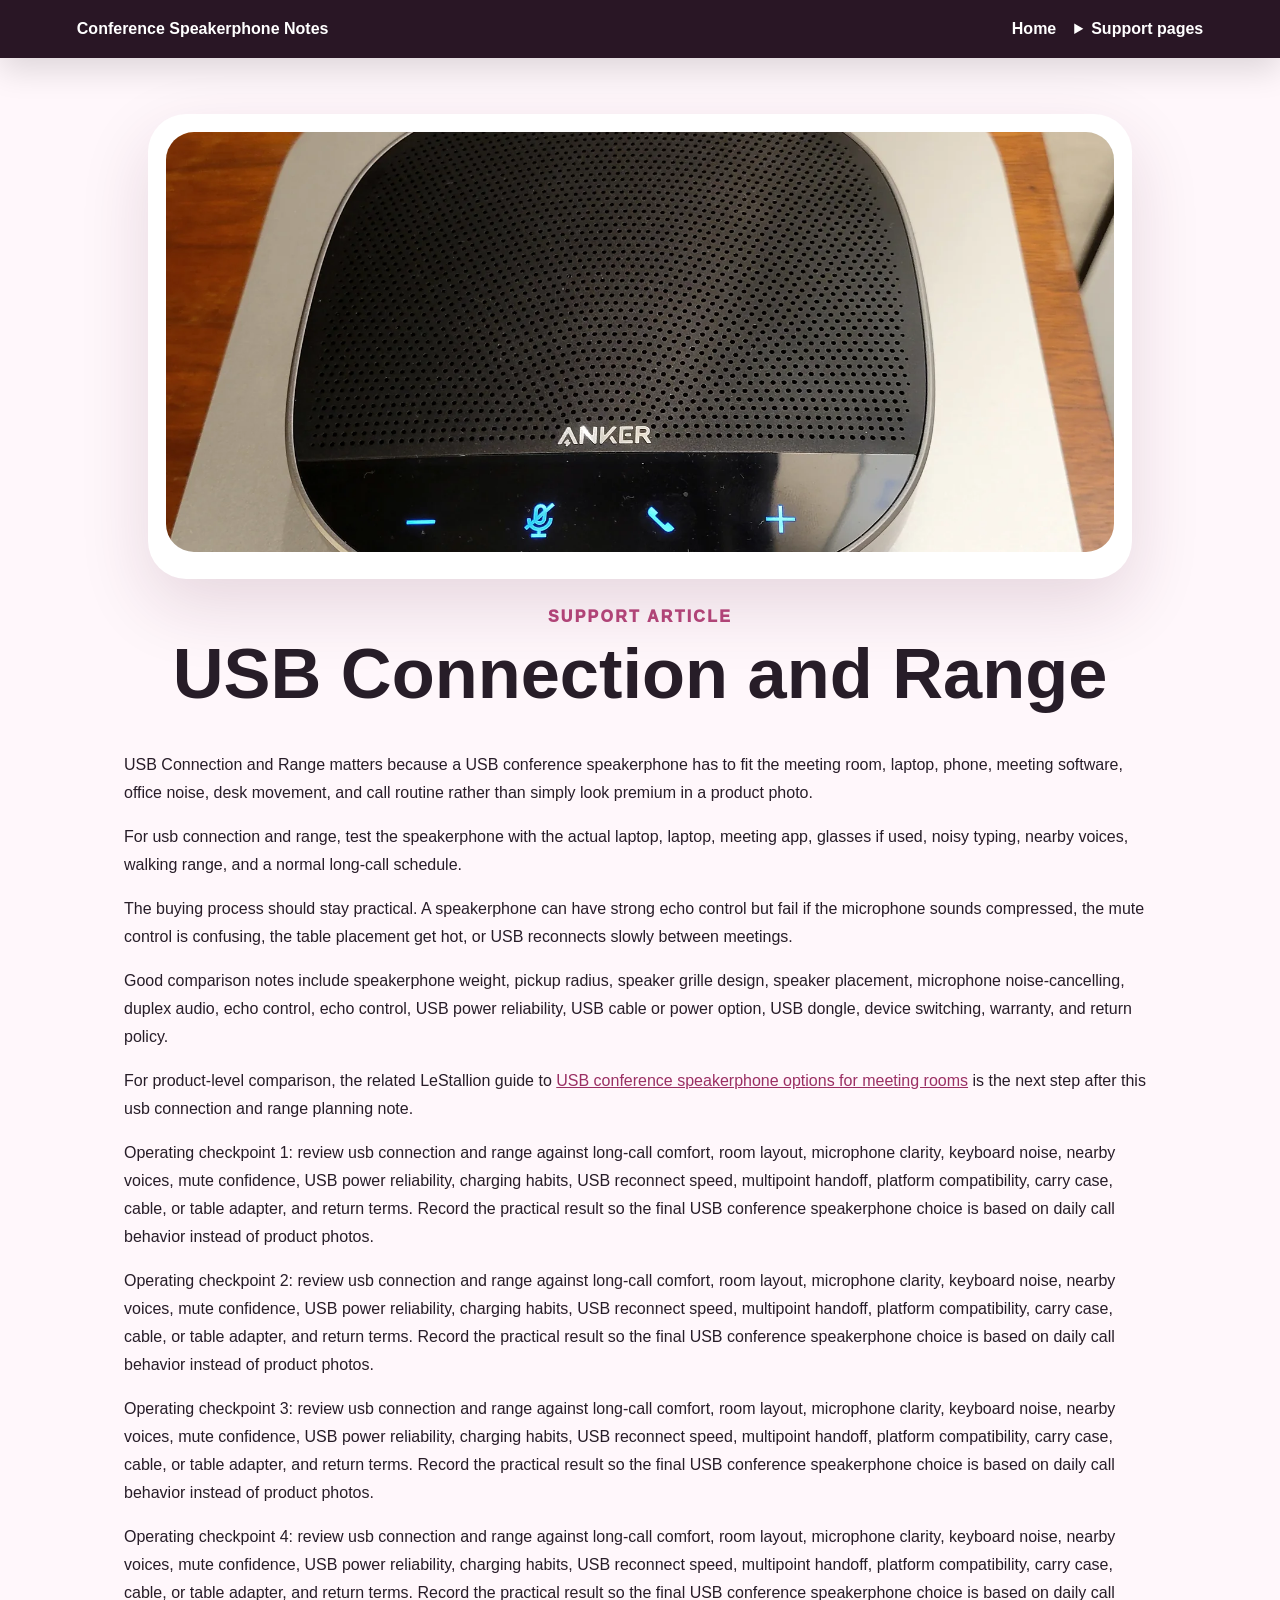
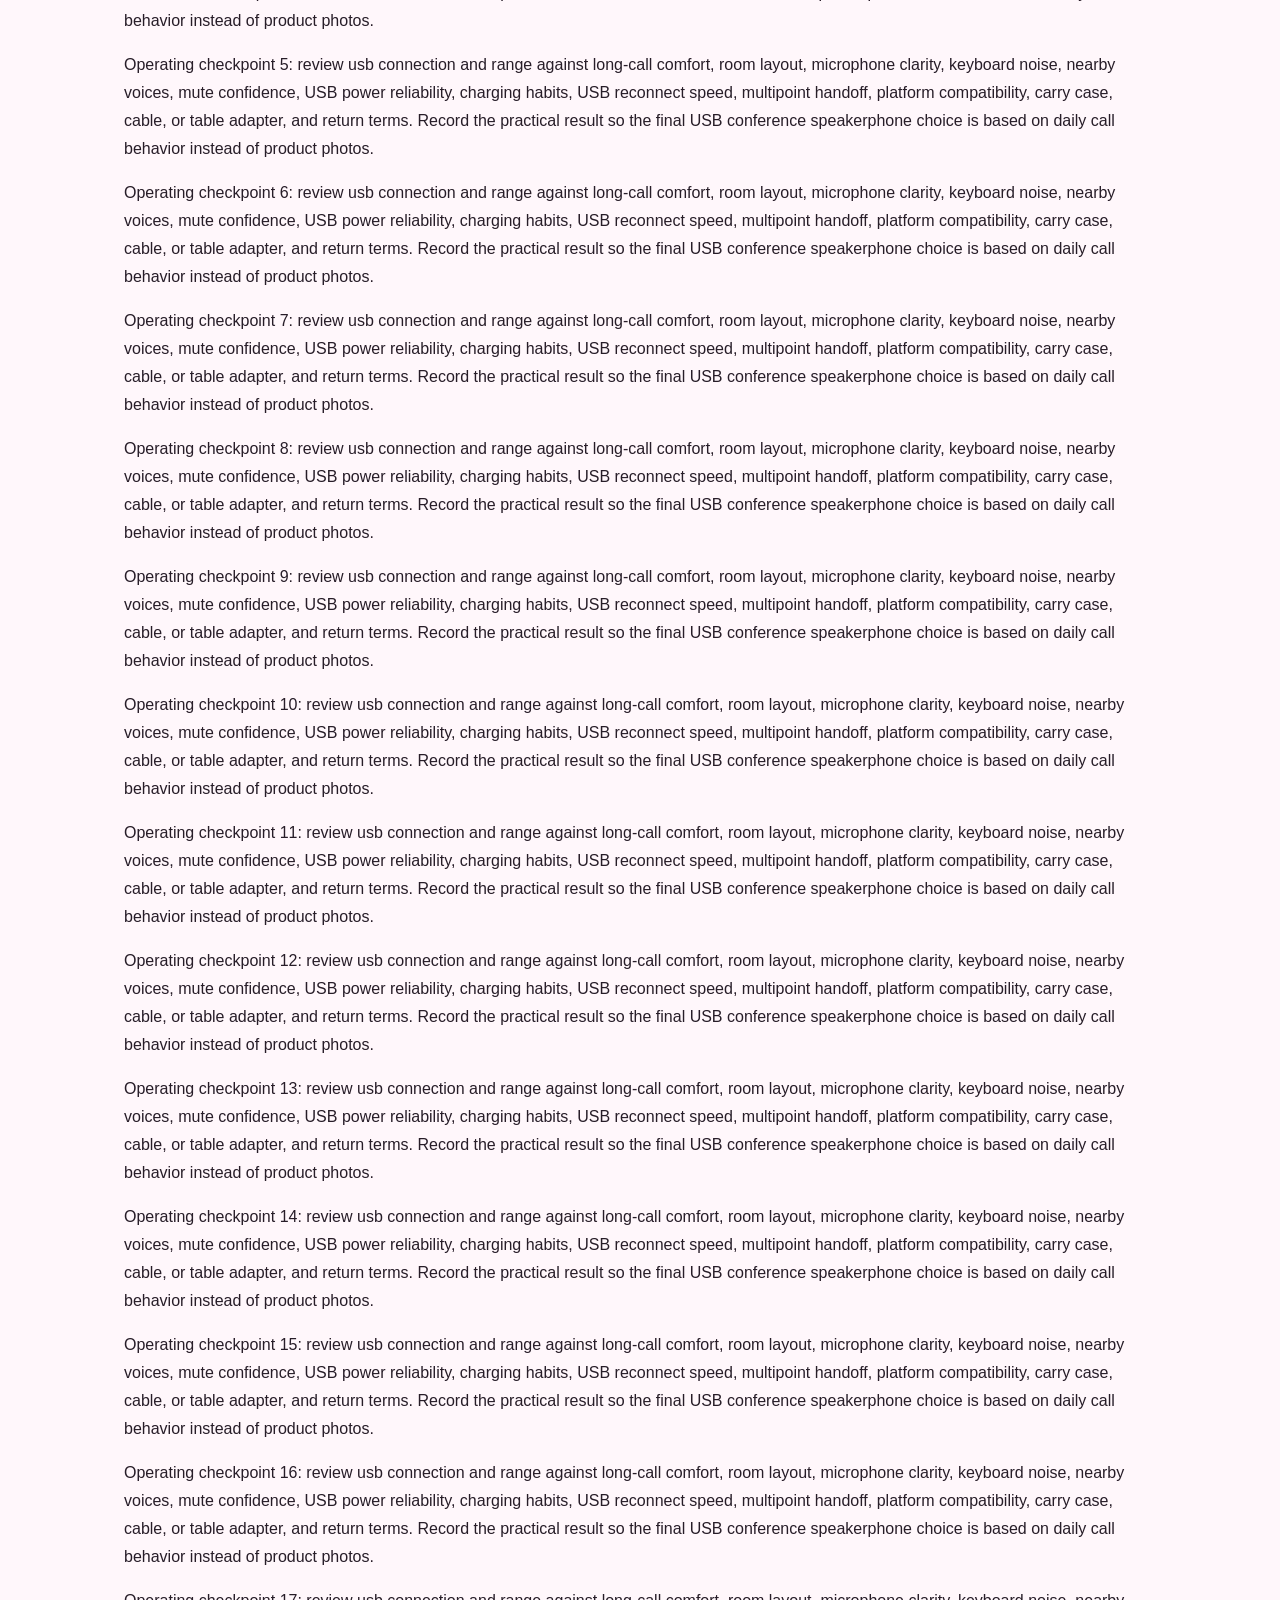
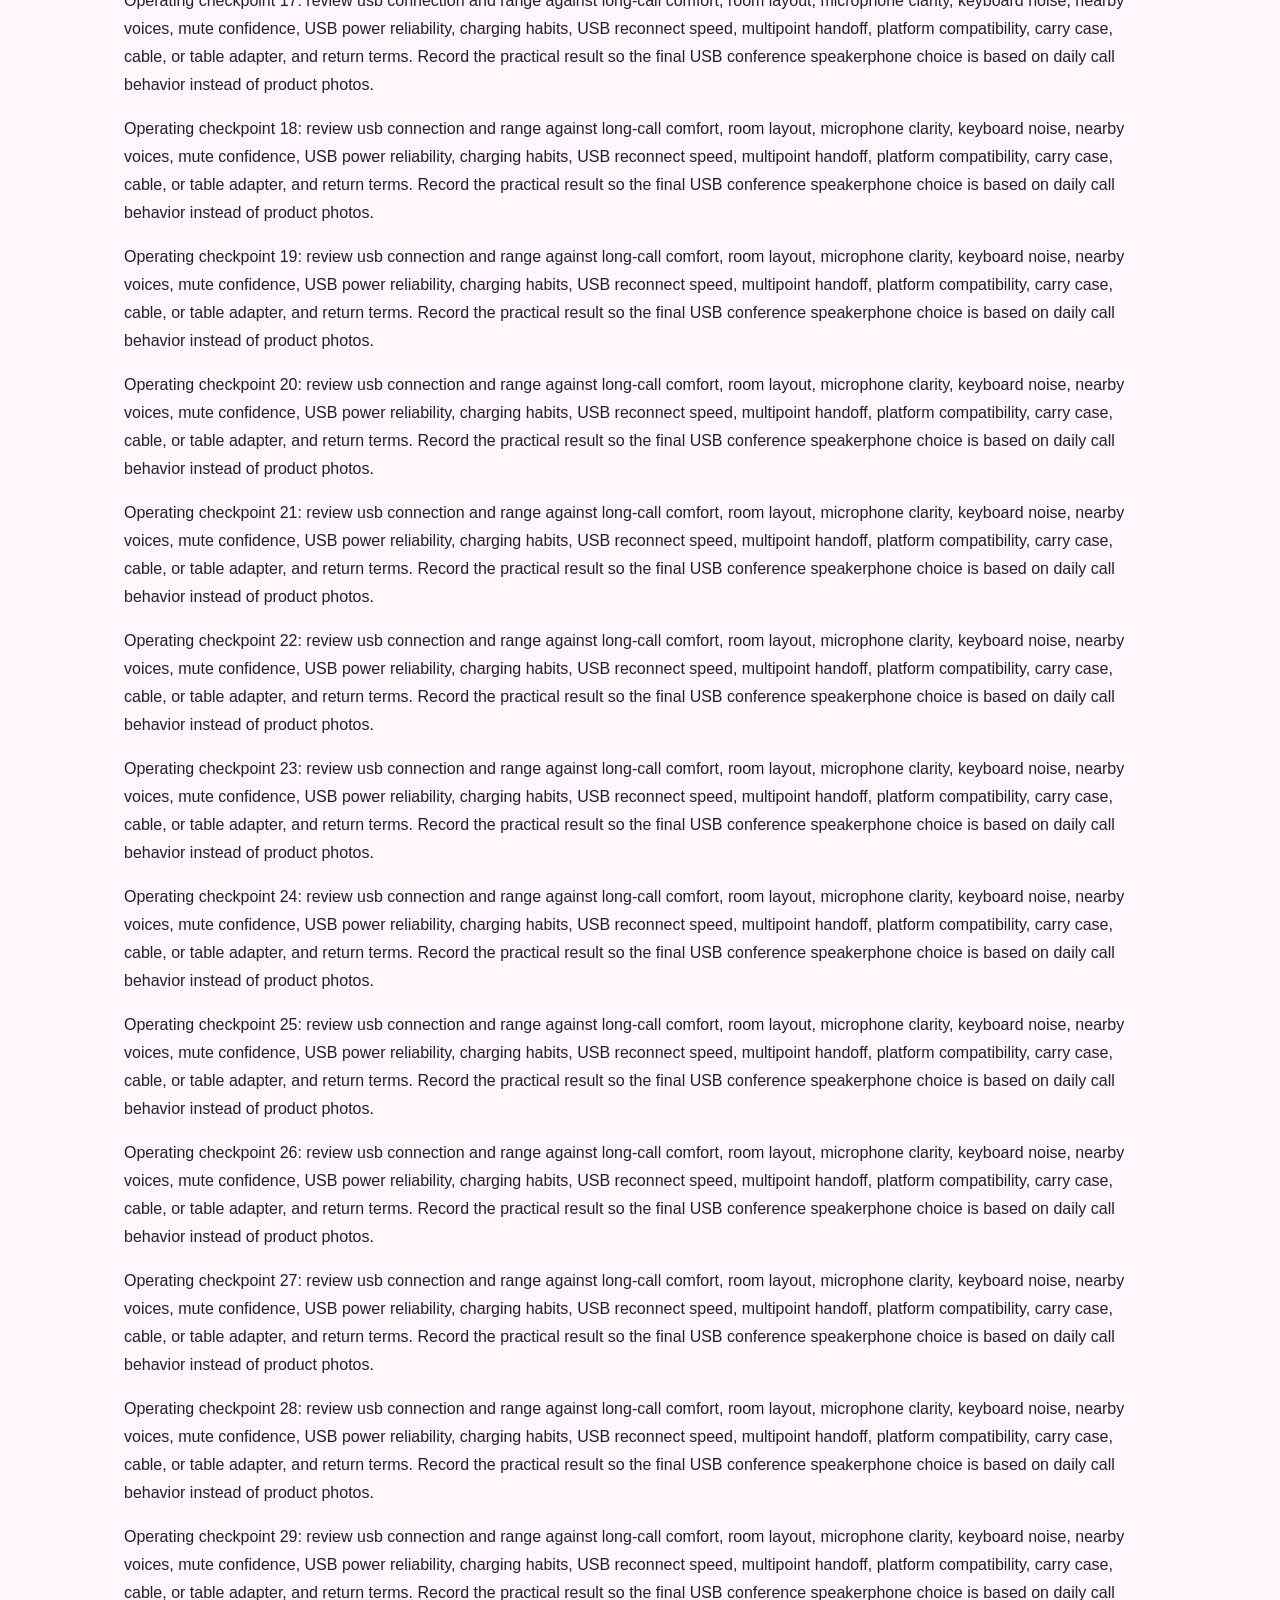
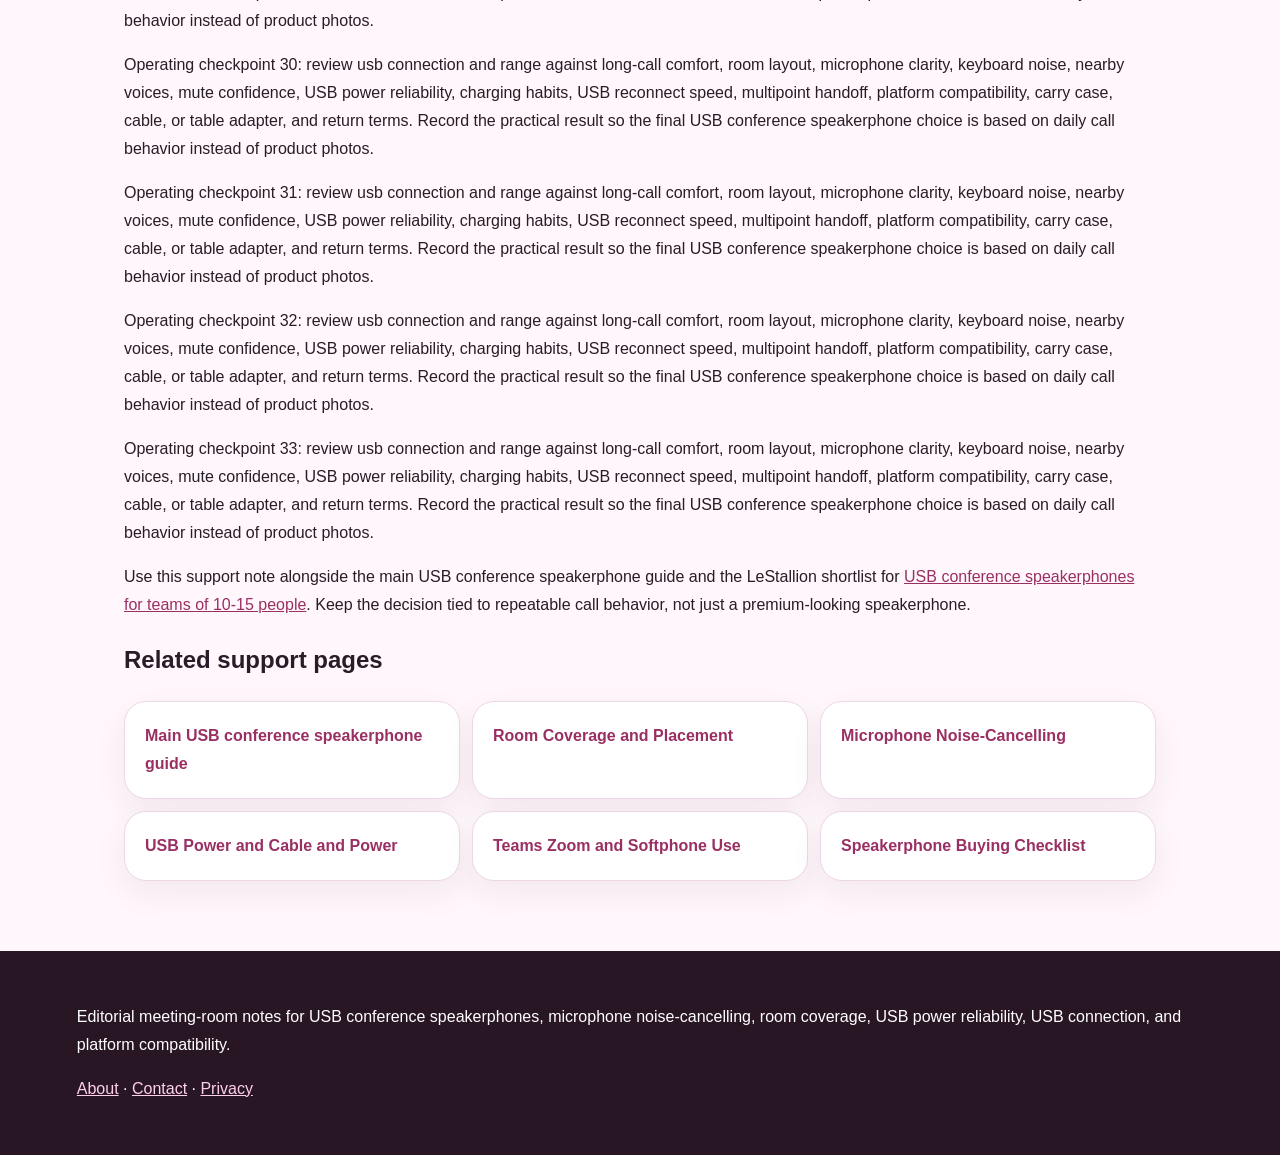
<file: bluetooth-range-and-pairing.html>
<!doctype html><html lang="en"><head><meta charset="utf-8"><meta name="viewport" content="width=device-width,initial-scale=1"><title>USB Connection and Range</title><meta name="description" content="Planning note for USB Connection and Range when choosing USB conference speakerphones for teams of 10-15 people."><link rel="canonical" href="https://armaragex.github.io/lestallion-usb-conference-speakerphone-511/bluetooth-range-and-pairing.html"><link rel="stylesheet" href="style.css"><script type="application/ld+json">{"@context": "https://schema.org", "@type": "Article", "headline": "USB Connection and Range", "mainEntityOfPage": "https://armaragex.github.io/lestallion-usb-conference-speakerphone-511/bluetooth-range-and-pairing.html"}</script></head><body><header><a class="brand" href="index.html">Conference Speakerphone Notes</a><nav><a href="index.html">Home</a><details><summary>Support pages</summary><div><a href="room-coverage-and-placement.html">Room Coverage and Placement</a><a href="microphone-noise-cancelling.html">Microphone Noise-Cancelling</a><a href="battery-and-charging.html">USB Power and Cable and Power</a><a href="bluetooth-range-and-pairing.html">USB Connection and Range</a><a href="teams-zoom-and-softphone-use.html">Teams Zoom and Softphone Use</a><a href="speakerphone-buying-checklist.html">Speakerphone Buying Checklist</a></div></details></nav></header><main class="wrap"><section class="hero"><div class="frame"><img src="assets/speakerphone-detail-table.webp" alt="USB conference speakerphone speakerphone placement planning detail"></div><div class="kicker">support article</div><h1>USB Connection and Range</h1></section><p>USB Connection and Range matters because a USB conference speakerphone has to fit the meeting room, laptop, phone, meeting software, office noise, desk movement, and call routine rather than simply look premium in a product photo.</p><p>For usb connection and range, test the speakerphone with the actual laptop, laptop, meeting app, glasses if used, noisy typing, nearby voices, walking range, and a normal long-call schedule.</p><p>The buying process should stay practical. A speakerphone can have strong echo control but fail if the microphone sounds compressed, the mute control is confusing, the table placement get hot, or USB reconnects slowly between meetings.</p><p>Good comparison notes include speakerphone weight, pickup radius, speaker grille design, speaker placement, microphone noise-cancelling, duplex audio, echo control, echo control, USB power reliability, USB cable or power option, USB dongle, device switching, warranty, and return policy.</p><p>For product-level comparison, the related LeStallion guide to <a href="https://lestallion.com/blogs/product-reviews/best-usb-conference-speakerphone-for-teams-of-10-15-people">USB conference speakerphone options for meeting rooms</a> is the next step after this usb connection and range planning note.</p><p>Operating checkpoint 1: review usb connection and range against long-call comfort, room layout, microphone clarity, keyboard noise, nearby voices, mute confidence, USB power reliability, charging habits, USB reconnect speed, multipoint handoff, platform compatibility, carry case, cable, or table adapter, and return terms. Record the practical result so the final USB conference speakerphone choice is based on daily call behavior instead of product photos.</p><p>Operating checkpoint 2: review usb connection and range against long-call comfort, room layout, microphone clarity, keyboard noise, nearby voices, mute confidence, USB power reliability, charging habits, USB reconnect speed, multipoint handoff, platform compatibility, carry case, cable, or table adapter, and return terms. Record the practical result so the final USB conference speakerphone choice is based on daily call behavior instead of product photos.</p><p>Operating checkpoint 3: review usb connection and range against long-call comfort, room layout, microphone clarity, keyboard noise, nearby voices, mute confidence, USB power reliability, charging habits, USB reconnect speed, multipoint handoff, platform compatibility, carry case, cable, or table adapter, and return terms. Record the practical result so the final USB conference speakerphone choice is based on daily call behavior instead of product photos.</p><p>Operating checkpoint 4: review usb connection and range against long-call comfort, room layout, microphone clarity, keyboard noise, nearby voices, mute confidence, USB power reliability, charging habits, USB reconnect speed, multipoint handoff, platform compatibility, carry case, cable, or table adapter, and return terms. Record the practical result so the final USB conference speakerphone choice is based on daily call behavior instead of product photos.</p><p>Operating checkpoint 5: review usb connection and range against long-call comfort, room layout, microphone clarity, keyboard noise, nearby voices, mute confidence, USB power reliability, charging habits, USB reconnect speed, multipoint handoff, platform compatibility, carry case, cable, or table adapter, and return terms. Record the practical result so the final USB conference speakerphone choice is based on daily call behavior instead of product photos.</p><p>Operating checkpoint 6: review usb connection and range against long-call comfort, room layout, microphone clarity, keyboard noise, nearby voices, mute confidence, USB power reliability, charging habits, USB reconnect speed, multipoint handoff, platform compatibility, carry case, cable, or table adapter, and return terms. Record the practical result so the final USB conference speakerphone choice is based on daily call behavior instead of product photos.</p><p>Operating checkpoint 7: review usb connection and range against long-call comfort, room layout, microphone clarity, keyboard noise, nearby voices, mute confidence, USB power reliability, charging habits, USB reconnect speed, multipoint handoff, platform compatibility, carry case, cable, or table adapter, and return terms. Record the practical result so the final USB conference speakerphone choice is based on daily call behavior instead of product photos.</p><p>Operating checkpoint 8: review usb connection and range against long-call comfort, room layout, microphone clarity, keyboard noise, nearby voices, mute confidence, USB power reliability, charging habits, USB reconnect speed, multipoint handoff, platform compatibility, carry case, cable, or table adapter, and return terms. Record the practical result so the final USB conference speakerphone choice is based on daily call behavior instead of product photos.</p><p>Operating checkpoint 9: review usb connection and range against long-call comfort, room layout, microphone clarity, keyboard noise, nearby voices, mute confidence, USB power reliability, charging habits, USB reconnect speed, multipoint handoff, platform compatibility, carry case, cable, or table adapter, and return terms. Record the practical result so the final USB conference speakerphone choice is based on daily call behavior instead of product photos.</p><p>Operating checkpoint 10: review usb connection and range against long-call comfort, room layout, microphone clarity, keyboard noise, nearby voices, mute confidence, USB power reliability, charging habits, USB reconnect speed, multipoint handoff, platform compatibility, carry case, cable, or table adapter, and return terms. Record the practical result so the final USB conference speakerphone choice is based on daily call behavior instead of product photos.</p><p>Operating checkpoint 11: review usb connection and range against long-call comfort, room layout, microphone clarity, keyboard noise, nearby voices, mute confidence, USB power reliability, charging habits, USB reconnect speed, multipoint handoff, platform compatibility, carry case, cable, or table adapter, and return terms. Record the practical result so the final USB conference speakerphone choice is based on daily call behavior instead of product photos.</p><p>Operating checkpoint 12: review usb connection and range against long-call comfort, room layout, microphone clarity, keyboard noise, nearby voices, mute confidence, USB power reliability, charging habits, USB reconnect speed, multipoint handoff, platform compatibility, carry case, cable, or table adapter, and return terms. Record the practical result so the final USB conference speakerphone choice is based on daily call behavior instead of product photos.</p><p>Operating checkpoint 13: review usb connection and range against long-call comfort, room layout, microphone clarity, keyboard noise, nearby voices, mute confidence, USB power reliability, charging habits, USB reconnect speed, multipoint handoff, platform compatibility, carry case, cable, or table adapter, and return terms. Record the practical result so the final USB conference speakerphone choice is based on daily call behavior instead of product photos.</p><p>Operating checkpoint 14: review usb connection and range against long-call comfort, room layout, microphone clarity, keyboard noise, nearby voices, mute confidence, USB power reliability, charging habits, USB reconnect speed, multipoint handoff, platform compatibility, carry case, cable, or table adapter, and return terms. Record the practical result so the final USB conference speakerphone choice is based on daily call behavior instead of product photos.</p><p>Operating checkpoint 15: review usb connection and range against long-call comfort, room layout, microphone clarity, keyboard noise, nearby voices, mute confidence, USB power reliability, charging habits, USB reconnect speed, multipoint handoff, platform compatibility, carry case, cable, or table adapter, and return terms. Record the practical result so the final USB conference speakerphone choice is based on daily call behavior instead of product photos.</p><p>Operating checkpoint 16: review usb connection and range against long-call comfort, room layout, microphone clarity, keyboard noise, nearby voices, mute confidence, USB power reliability, charging habits, USB reconnect speed, multipoint handoff, platform compatibility, carry case, cable, or table adapter, and return terms. Record the practical result so the final USB conference speakerphone choice is based on daily call behavior instead of product photos.</p><p>Operating checkpoint 17: review usb connection and range against long-call comfort, room layout, microphone clarity, keyboard noise, nearby voices, mute confidence, USB power reliability, charging habits, USB reconnect speed, multipoint handoff, platform compatibility, carry case, cable, or table adapter, and return terms. Record the practical result so the final USB conference speakerphone choice is based on daily call behavior instead of product photos.</p><p>Operating checkpoint 18: review usb connection and range against long-call comfort, room layout, microphone clarity, keyboard noise, nearby voices, mute confidence, USB power reliability, charging habits, USB reconnect speed, multipoint handoff, platform compatibility, carry case, cable, or table adapter, and return terms. Record the practical result so the final USB conference speakerphone choice is based on daily call behavior instead of product photos.</p><p>Operating checkpoint 19: review usb connection and range against long-call comfort, room layout, microphone clarity, keyboard noise, nearby voices, mute confidence, USB power reliability, charging habits, USB reconnect speed, multipoint handoff, platform compatibility, carry case, cable, or table adapter, and return terms. Record the practical result so the final USB conference speakerphone choice is based on daily call behavior instead of product photos.</p><p>Operating checkpoint 20: review usb connection and range against long-call comfort, room layout, microphone clarity, keyboard noise, nearby voices, mute confidence, USB power reliability, charging habits, USB reconnect speed, multipoint handoff, platform compatibility, carry case, cable, or table adapter, and return terms. Record the practical result so the final USB conference speakerphone choice is based on daily call behavior instead of product photos.</p><p>Operating checkpoint 21: review usb connection and range against long-call comfort, room layout, microphone clarity, keyboard noise, nearby voices, mute confidence, USB power reliability, charging habits, USB reconnect speed, multipoint handoff, platform compatibility, carry case, cable, or table adapter, and return terms. Record the practical result so the final USB conference speakerphone choice is based on daily call behavior instead of product photos.</p><p>Operating checkpoint 22: review usb connection and range against long-call comfort, room layout, microphone clarity, keyboard noise, nearby voices, mute confidence, USB power reliability, charging habits, USB reconnect speed, multipoint handoff, platform compatibility, carry case, cable, or table adapter, and return terms. Record the practical result so the final USB conference speakerphone choice is based on daily call behavior instead of product photos.</p><p>Operating checkpoint 23: review usb connection and range against long-call comfort, room layout, microphone clarity, keyboard noise, nearby voices, mute confidence, USB power reliability, charging habits, USB reconnect speed, multipoint handoff, platform compatibility, carry case, cable, or table adapter, and return terms. Record the practical result so the final USB conference speakerphone choice is based on daily call behavior instead of product photos.</p><p>Operating checkpoint 24: review usb connection and range against long-call comfort, room layout, microphone clarity, keyboard noise, nearby voices, mute confidence, USB power reliability, charging habits, USB reconnect speed, multipoint handoff, platform compatibility, carry case, cable, or table adapter, and return terms. Record the practical result so the final USB conference speakerphone choice is based on daily call behavior instead of product photos.</p><p>Operating checkpoint 25: review usb connection and range against long-call comfort, room layout, microphone clarity, keyboard noise, nearby voices, mute confidence, USB power reliability, charging habits, USB reconnect speed, multipoint handoff, platform compatibility, carry case, cable, or table adapter, and return terms. Record the practical result so the final USB conference speakerphone choice is based on daily call behavior instead of product photos.</p><p>Operating checkpoint 26: review usb connection and range against long-call comfort, room layout, microphone clarity, keyboard noise, nearby voices, mute confidence, USB power reliability, charging habits, USB reconnect speed, multipoint handoff, platform compatibility, carry case, cable, or table adapter, and return terms. Record the practical result so the final USB conference speakerphone choice is based on daily call behavior instead of product photos.</p><p>Operating checkpoint 27: review usb connection and range against long-call comfort, room layout, microphone clarity, keyboard noise, nearby voices, mute confidence, USB power reliability, charging habits, USB reconnect speed, multipoint handoff, platform compatibility, carry case, cable, or table adapter, and return terms. Record the practical result so the final USB conference speakerphone choice is based on daily call behavior instead of product photos.</p><p>Operating checkpoint 28: review usb connection and range against long-call comfort, room layout, microphone clarity, keyboard noise, nearby voices, mute confidence, USB power reliability, charging habits, USB reconnect speed, multipoint handoff, platform compatibility, carry case, cable, or table adapter, and return terms. Record the practical result so the final USB conference speakerphone choice is based on daily call behavior instead of product photos.</p><p>Operating checkpoint 29: review usb connection and range against long-call comfort, room layout, microphone clarity, keyboard noise, nearby voices, mute confidence, USB power reliability, charging habits, USB reconnect speed, multipoint handoff, platform compatibility, carry case, cable, or table adapter, and return terms. Record the practical result so the final USB conference speakerphone choice is based on daily call behavior instead of product photos.</p><p>Operating checkpoint 30: review usb connection and range against long-call comfort, room layout, microphone clarity, keyboard noise, nearby voices, mute confidence, USB power reliability, charging habits, USB reconnect speed, multipoint handoff, platform compatibility, carry case, cable, or table adapter, and return terms. Record the practical result so the final USB conference speakerphone choice is based on daily call behavior instead of product photos.</p><p>Operating checkpoint 31: review usb connection and range against long-call comfort, room layout, microphone clarity, keyboard noise, nearby voices, mute confidence, USB power reliability, charging habits, USB reconnect speed, multipoint handoff, platform compatibility, carry case, cable, or table adapter, and return terms. Record the practical result so the final USB conference speakerphone choice is based on daily call behavior instead of product photos.</p><p>Operating checkpoint 32: review usb connection and range against long-call comfort, room layout, microphone clarity, keyboard noise, nearby voices, mute confidence, USB power reliability, charging habits, USB reconnect speed, multipoint handoff, platform compatibility, carry case, cable, or table adapter, and return terms. Record the practical result so the final USB conference speakerphone choice is based on daily call behavior instead of product photos.</p><p>Operating checkpoint 33: review usb connection and range against long-call comfort, room layout, microphone clarity, keyboard noise, nearby voices, mute confidence, USB power reliability, charging habits, USB reconnect speed, multipoint handoff, platform compatibility, carry case, cable, or table adapter, and return terms. Record the practical result so the final USB conference speakerphone choice is based on daily call behavior instead of product photos.</p><p>Use this support note alongside the main USB conference speakerphone guide and the LeStallion shortlist for <a href="https://lestallion.com/blogs/product-reviews/best-usb-conference-speakerphone-for-teams-of-10-15-people">USB conference speakerphones for teams of 10-15 people</a>. Keep the decision tied to repeatable call behavior, not just a premium-looking speakerphone.</p><section><h2>Related support pages</h2><div class="peer-grid"><a href="index.html">Main USB conference speakerphone guide</a><a href="room-coverage-and-placement.html">Room Coverage and Placement</a><a href="microphone-noise-cancelling.html">Microphone Noise-Cancelling</a><a href="battery-and-charging.html">USB Power and Cable and Power</a><a href="teams-zoom-and-softphone-use.html">Teams Zoom and Softphone Use</a><a href="speakerphone-buying-checklist.html">Speakerphone Buying Checklist</a></div></section></main><footer><p>Editorial meeting-room notes for USB conference speakerphones, microphone noise-cancelling, room coverage, USB power reliability, USB connection, and platform compatibility.</p><p><a href="about.html">About</a> · <a href="contact.html">Contact</a> · <a href="privacy.html">Privacy</a></p></footer></body></html>
</file>
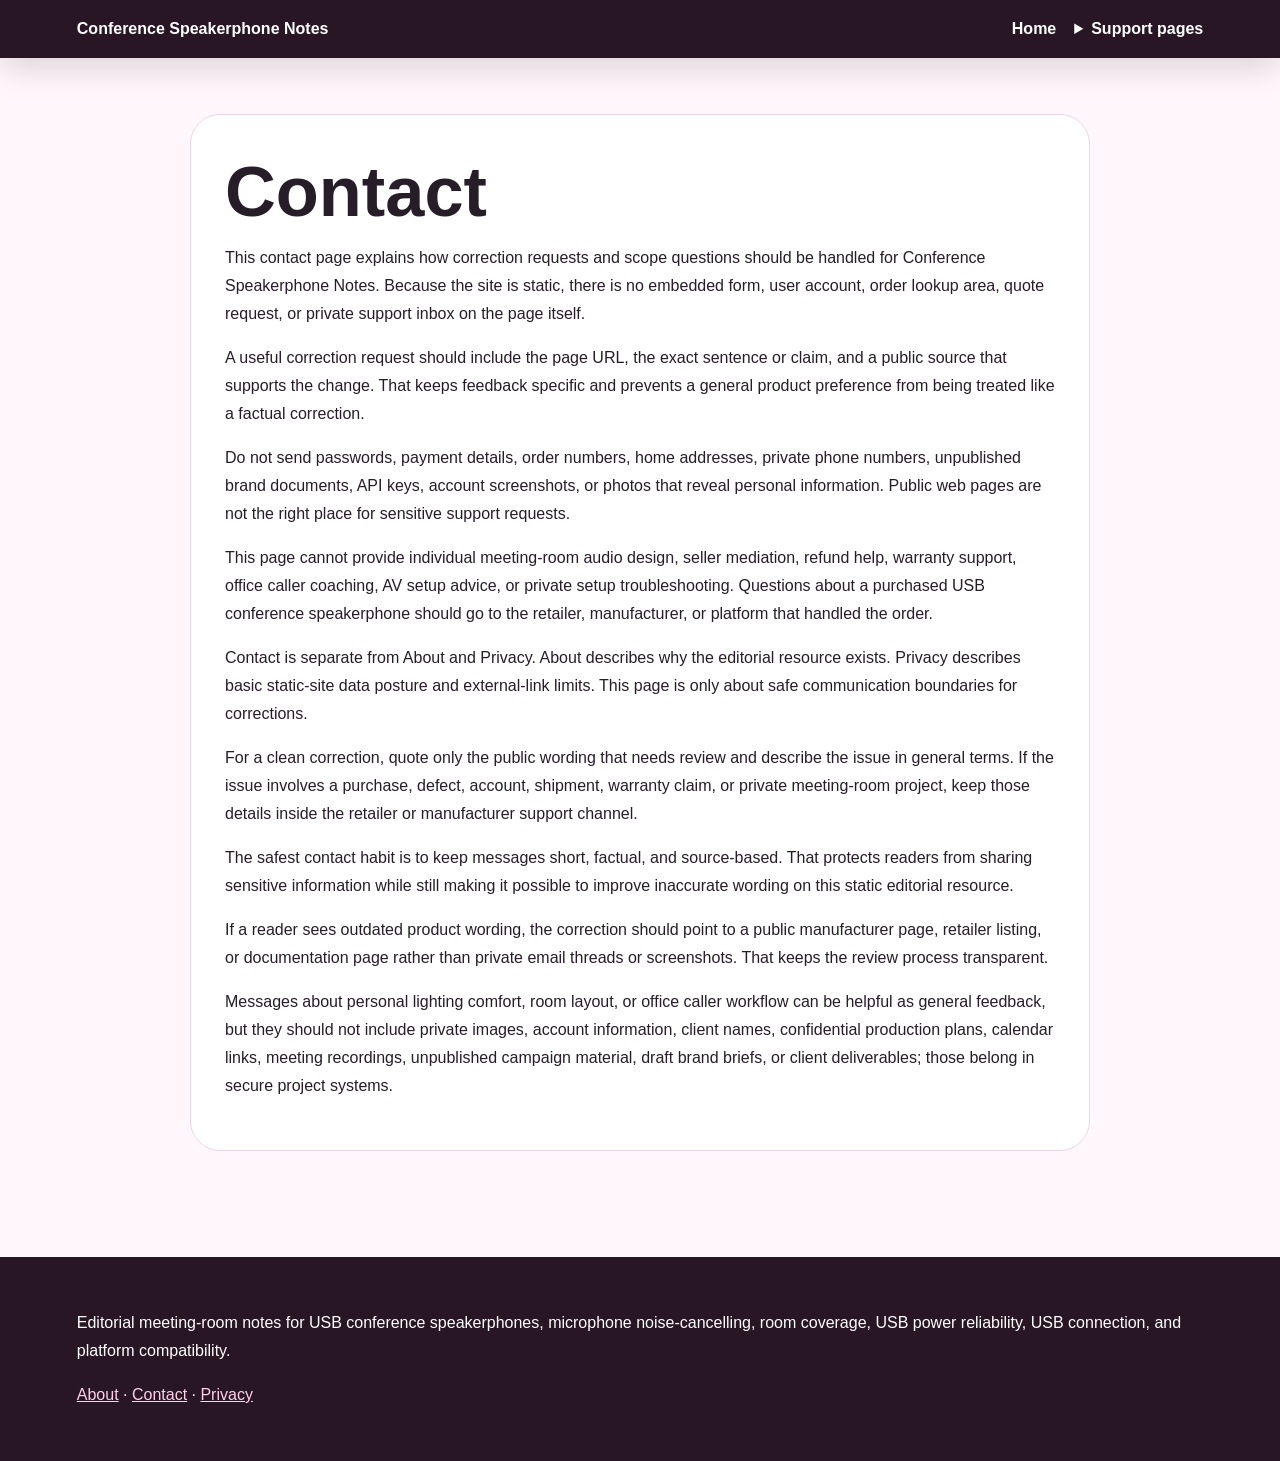
<file: contact.html>
<!doctype html><html lang="en"><head><meta charset="utf-8"><meta name="viewport" content="width=device-width,initial-scale=1"><title>Contact</title><link rel="canonical" href="https://armaragex.github.io/lestallion-usb-conference-speakerphone-511/contact.html"><link rel="stylesheet" href="style.css"></head><body><header><a class="brand" href="index.html">Conference Speakerphone Notes</a><nav><a href="index.html">Home</a><details><summary>Support pages</summary><div><a href="room-coverage-and-placement.html">Room Coverage and Placement</a><a href="microphone-noise-cancelling.html">Microphone Noise-Cancelling</a><a href="battery-and-charging.html">USB Power and Cable and Power</a><a href="bluetooth-range-and-pairing.html">USB Connection and Range</a><a href="teams-zoom-and-softphone-use.html">Teams Zoom and Softphone Use</a><a href="speakerphone-buying-checklist.html">Speakerphone Buying Checklist</a></div></details></nav></header><main class="wrap"><section class="trust"><h1>Contact</h1><p>This contact page explains how correction requests and scope questions should be handled for Conference Speakerphone Notes. Because the site is static, there is no embedded form, user account, order lookup area, quote request, or private support inbox on the page itself.</p><p>A useful correction request should include the page URL, the exact sentence or claim, and a public source that supports the change. That keeps feedback specific and prevents a general product preference from being treated like a factual correction.</p><p>Do not send passwords, payment details, order numbers, home addresses, private phone numbers, unpublished brand documents, API keys, account screenshots, or photos that reveal personal information. Public web pages are not the right place for sensitive support requests.</p><p>This page cannot provide individual meeting-room audio design, seller mediation, refund help, warranty support, office caller coaching, AV setup advice, or private setup troubleshooting. Questions about a purchased USB conference speakerphone should go to the retailer, manufacturer, or platform that handled the order.</p><p>Contact is separate from About and Privacy. About describes why the editorial resource exists. Privacy describes basic static-site data posture and external-link limits. This page is only about safe communication boundaries for corrections.</p><p>For a clean correction, quote only the public wording that needs review and describe the issue in general terms. If the issue involves a purchase, defect, account, shipment, warranty claim, or private meeting-room project, keep those details inside the retailer or manufacturer support channel.</p><p>The safest contact habit is to keep messages short, factual, and source-based. That protects readers from sharing sensitive information while still making it possible to improve inaccurate wording on this static editorial resource.</p><p>If a reader sees outdated product wording, the correction should point to a public manufacturer page, retailer listing, or documentation page rather than private email threads or screenshots. That keeps the review process transparent.</p><p>Messages about personal lighting comfort, room layout, or office caller workflow can be helpful as general feedback, but they should not include private images, account information, client names, confidential production plans, calendar links, meeting recordings, unpublished campaign material, draft brand briefs, or client deliverables; those belong in secure project systems.</p></section></main><footer><p>Editorial meeting-room notes for USB conference speakerphones, microphone noise-cancelling, room coverage, USB power reliability, USB connection, and platform compatibility.</p><p><a href="about.html">About</a> · <a href="contact.html">Contact</a> · <a href="privacy.html">Privacy</a></p></footer></body></html>
</file>
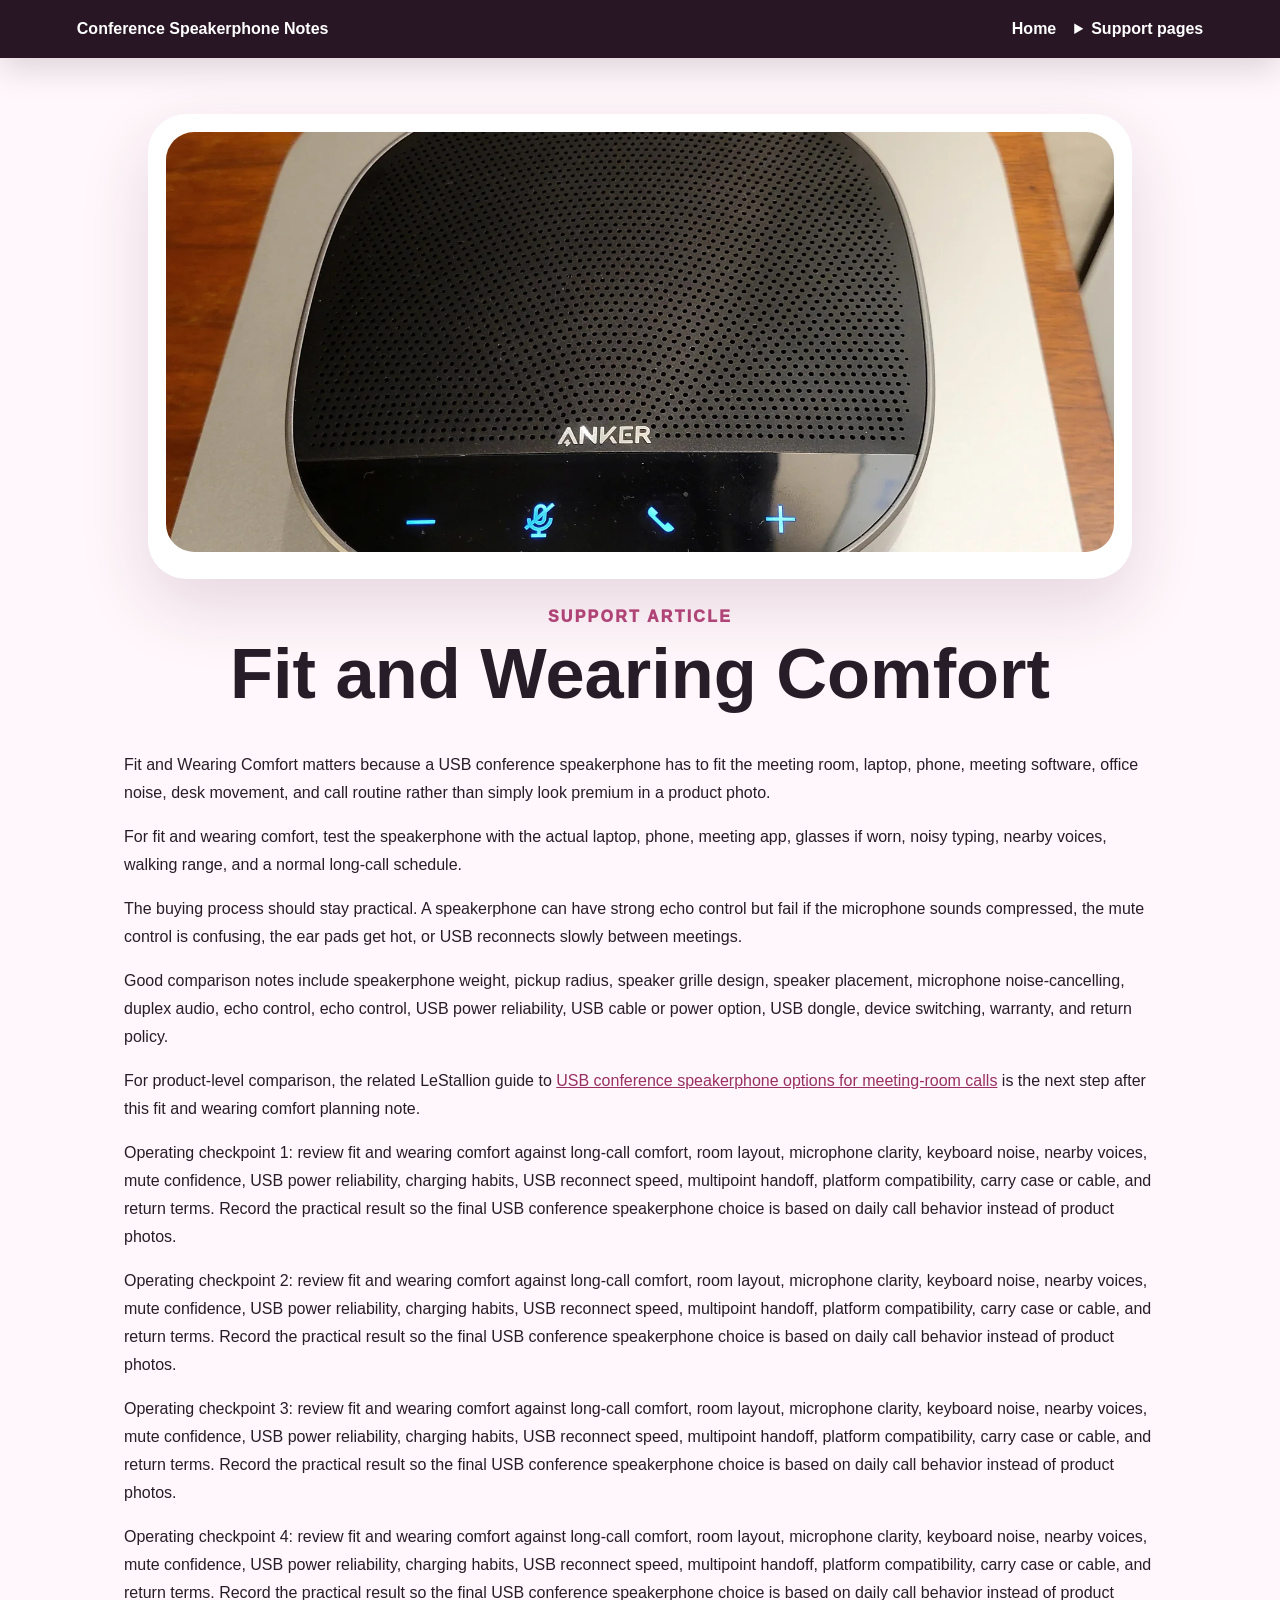
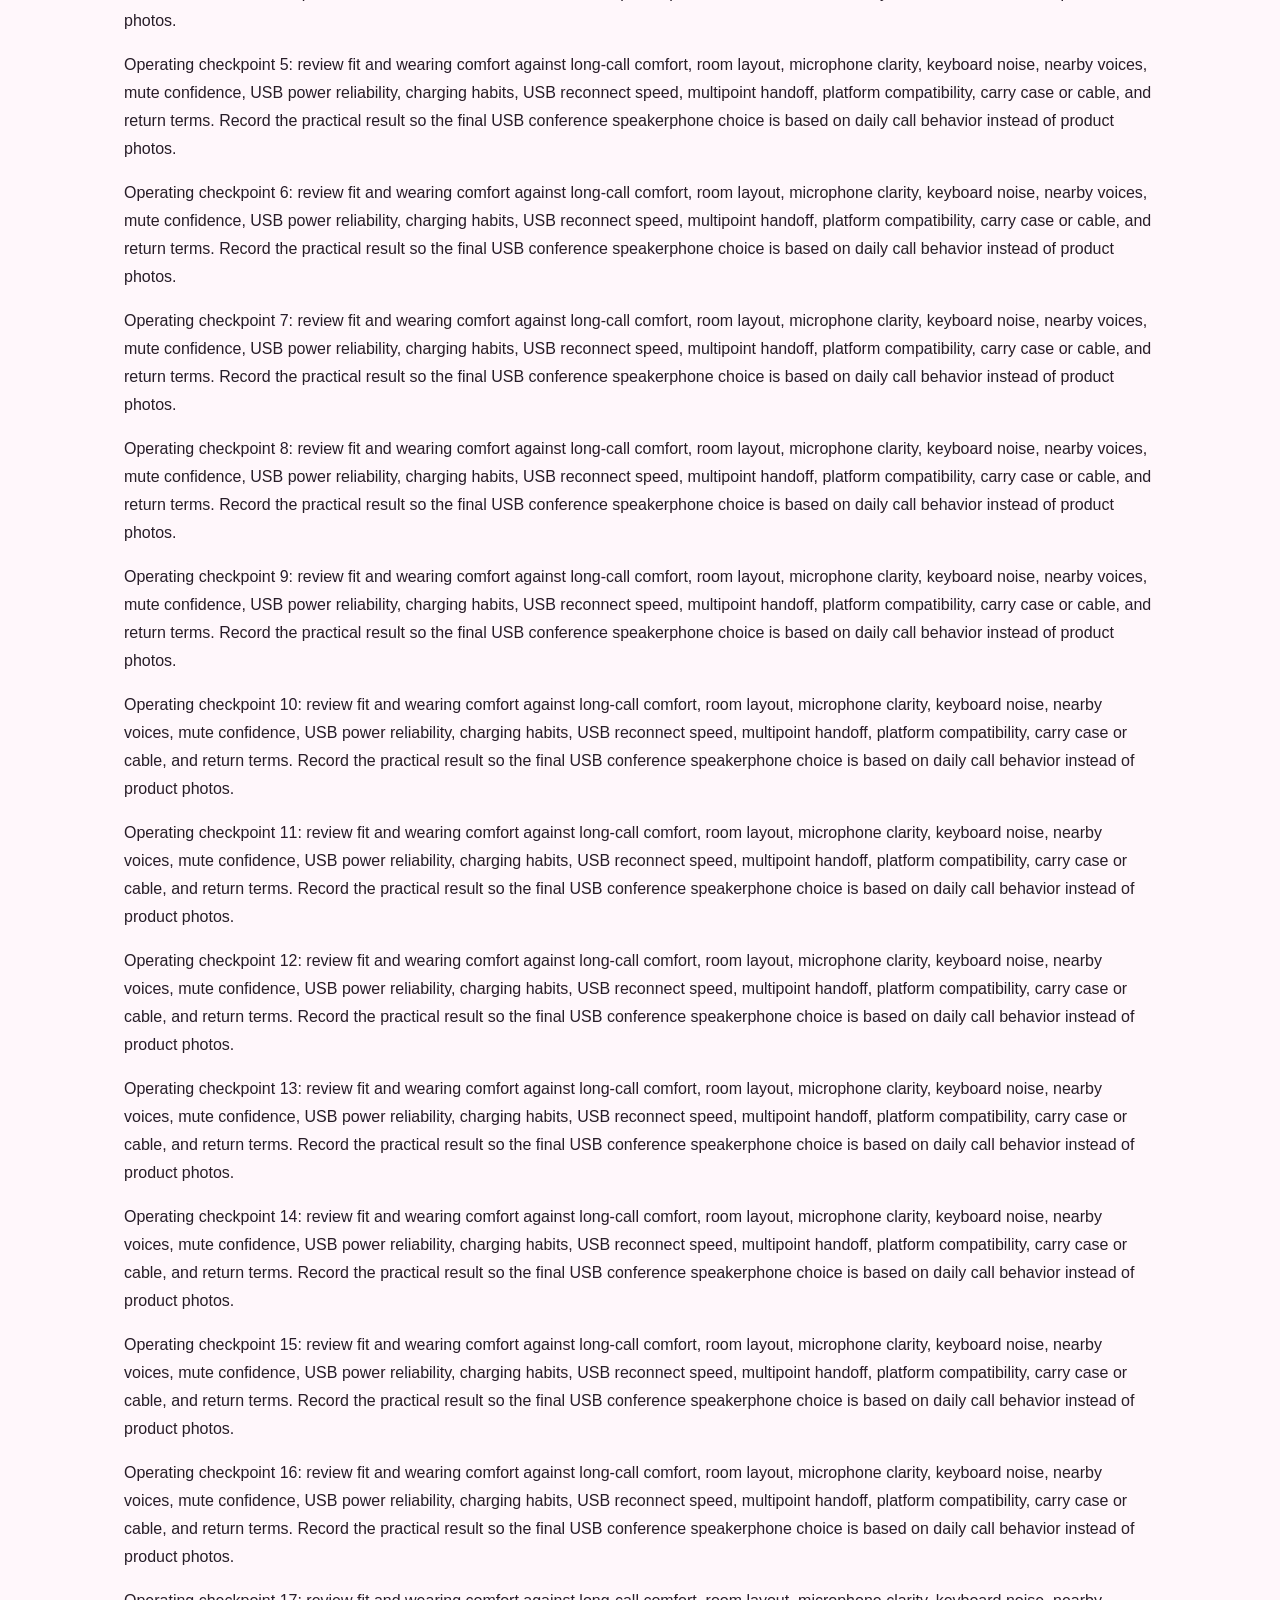
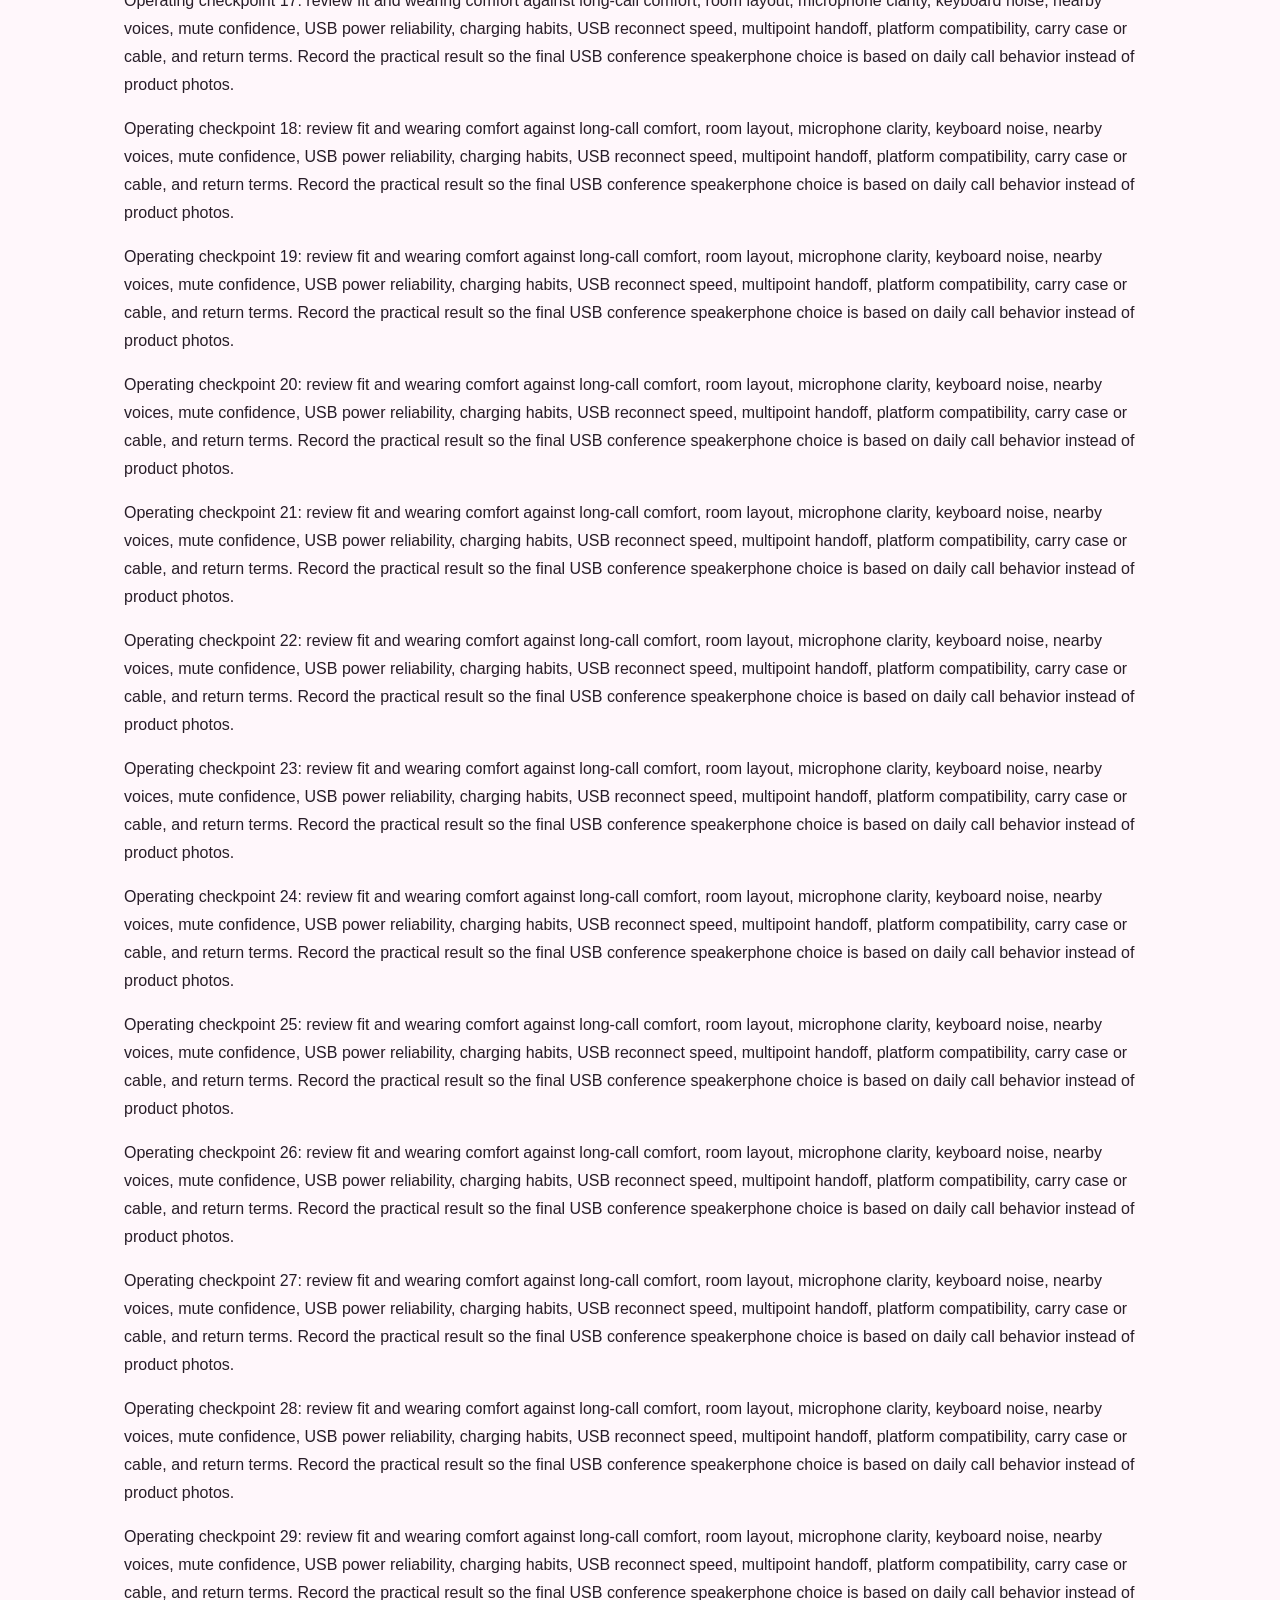
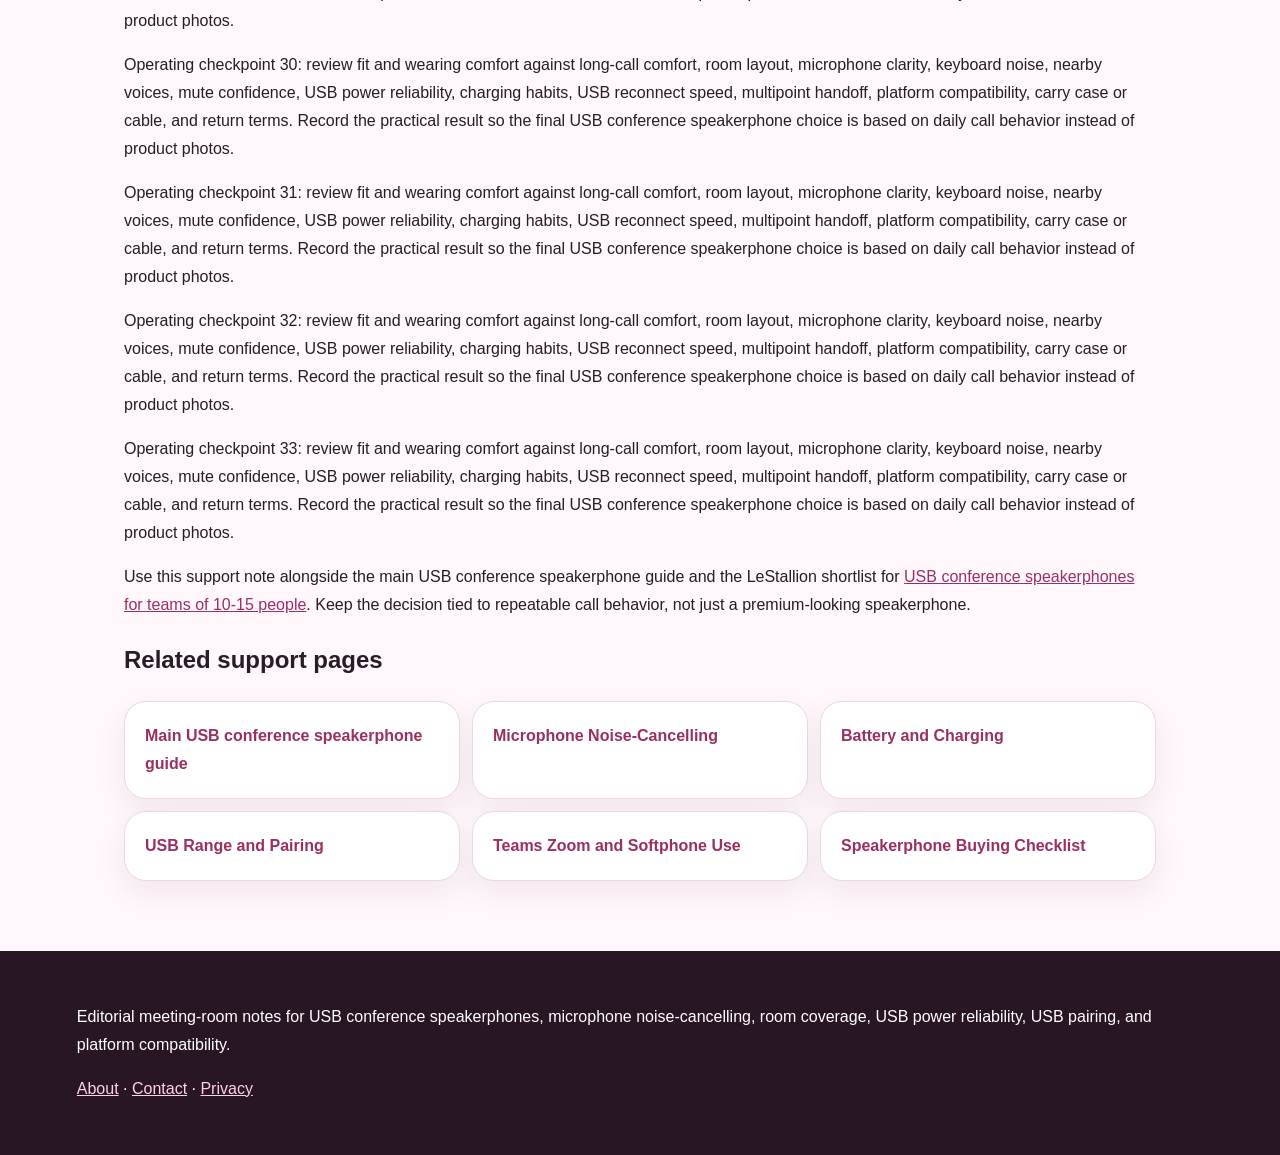
<file: fit-and-wearing-comfort.html>
<!doctype html><html lang="en"><head><meta charset="utf-8"><meta name="viewport" content="width=device-width,initial-scale=1"><title>Fit and Wearing Comfort</title><meta name="description" content="Planning note for Fit and Wearing Comfort when choosing USB conference speakerphones for teams of 10-15 people."><link rel="canonical" href="https://armaragex.github.io/lestallion-usb-conference-speakerphone-511/fit-and-wearing-comfort.html"><link rel="stylesheet" href="style.css"><script type="application/ld+json">{"@context": "https://schema.org", "@type": "Article", "headline": "Fit and Wearing Comfort", "mainEntityOfPage": "https://armaragex.github.io/lestallion-usb-conference-speakerphone-511/fit-and-wearing-comfort.html"}</script></head><body><header><a class="brand" href="index.html">Conference Speakerphone Notes</a><nav><a href="index.html">Home</a><details><summary>Support pages</summary><div><a href="fit-and-wearing-comfort.html">Fit and Wearing Comfort</a><a href="microphone-noise-cancelling.html">Microphone Noise-Cancelling</a><a href="battery-and-charging.html">Battery and Charging</a><a href="bluetooth-range-and-pairing.html">USB Range and Pairing</a><a href="teams-zoom-and-softphone-use.html">Teams Zoom and Softphone Use</a><a href="speakerphone-buying-checklist.html">Speakerphone Buying Checklist</a></div></details></nav></header><main class="wrap"><section class="hero"><div class="frame"><img src="assets/speakerphone-detail-table.webp" alt="USB conference speakerphone speakerphone fit planning detail"></div><div class="kicker">support article</div><h1>Fit and Wearing Comfort</h1></section><p>Fit and Wearing Comfort matters because a USB conference speakerphone has to fit the meeting room, laptop, phone, meeting software, office noise, desk movement, and call routine rather than simply look premium in a product photo.</p><p>For fit and wearing comfort, test the speakerphone with the actual laptop, phone, meeting app, glasses if worn, noisy typing, nearby voices, walking range, and a normal long-call schedule.</p><p>The buying process should stay practical. A speakerphone can have strong echo control but fail if the microphone sounds compressed, the mute control is confusing, the ear pads get hot, or USB reconnects slowly between meetings.</p><p>Good comparison notes include speakerphone weight, pickup radius, speaker grille design, speaker placement, microphone noise-cancelling, duplex audio, echo control, echo control, USB power reliability, USB cable or power option, USB dongle, device switching, warranty, and return policy.</p><p>For product-level comparison, the related LeStallion guide to <a href="https://lestallion.com/blogs/product-reviews/best-usb-conference-speakerphone-for-teams-of-10-15-people">USB conference speakerphone options for meeting-room calls</a> is the next step after this fit and wearing comfort planning note.</p><p>Operating checkpoint 1: review fit and wearing comfort against long-call comfort, room layout, microphone clarity, keyboard noise, nearby voices, mute confidence, USB power reliability, charging habits, USB reconnect speed, multipoint handoff, platform compatibility, carry case or cable, and return terms. Record the practical result so the final USB conference speakerphone choice is based on daily call behavior instead of product photos.</p><p>Operating checkpoint 2: review fit and wearing comfort against long-call comfort, room layout, microphone clarity, keyboard noise, nearby voices, mute confidence, USB power reliability, charging habits, USB reconnect speed, multipoint handoff, platform compatibility, carry case or cable, and return terms. Record the practical result so the final USB conference speakerphone choice is based on daily call behavior instead of product photos.</p><p>Operating checkpoint 3: review fit and wearing comfort against long-call comfort, room layout, microphone clarity, keyboard noise, nearby voices, mute confidence, USB power reliability, charging habits, USB reconnect speed, multipoint handoff, platform compatibility, carry case or cable, and return terms. Record the practical result so the final USB conference speakerphone choice is based on daily call behavior instead of product photos.</p><p>Operating checkpoint 4: review fit and wearing comfort against long-call comfort, room layout, microphone clarity, keyboard noise, nearby voices, mute confidence, USB power reliability, charging habits, USB reconnect speed, multipoint handoff, platform compatibility, carry case or cable, and return terms. Record the practical result so the final USB conference speakerphone choice is based on daily call behavior instead of product photos.</p><p>Operating checkpoint 5: review fit and wearing comfort against long-call comfort, room layout, microphone clarity, keyboard noise, nearby voices, mute confidence, USB power reliability, charging habits, USB reconnect speed, multipoint handoff, platform compatibility, carry case or cable, and return terms. Record the practical result so the final USB conference speakerphone choice is based on daily call behavior instead of product photos.</p><p>Operating checkpoint 6: review fit and wearing comfort against long-call comfort, room layout, microphone clarity, keyboard noise, nearby voices, mute confidence, USB power reliability, charging habits, USB reconnect speed, multipoint handoff, platform compatibility, carry case or cable, and return terms. Record the practical result so the final USB conference speakerphone choice is based on daily call behavior instead of product photos.</p><p>Operating checkpoint 7: review fit and wearing comfort against long-call comfort, room layout, microphone clarity, keyboard noise, nearby voices, mute confidence, USB power reliability, charging habits, USB reconnect speed, multipoint handoff, platform compatibility, carry case or cable, and return terms. Record the practical result so the final USB conference speakerphone choice is based on daily call behavior instead of product photos.</p><p>Operating checkpoint 8: review fit and wearing comfort against long-call comfort, room layout, microphone clarity, keyboard noise, nearby voices, mute confidence, USB power reliability, charging habits, USB reconnect speed, multipoint handoff, platform compatibility, carry case or cable, and return terms. Record the practical result so the final USB conference speakerphone choice is based on daily call behavior instead of product photos.</p><p>Operating checkpoint 9: review fit and wearing comfort against long-call comfort, room layout, microphone clarity, keyboard noise, nearby voices, mute confidence, USB power reliability, charging habits, USB reconnect speed, multipoint handoff, platform compatibility, carry case or cable, and return terms. Record the practical result so the final USB conference speakerphone choice is based on daily call behavior instead of product photos.</p><p>Operating checkpoint 10: review fit and wearing comfort against long-call comfort, room layout, microphone clarity, keyboard noise, nearby voices, mute confidence, USB power reliability, charging habits, USB reconnect speed, multipoint handoff, platform compatibility, carry case or cable, and return terms. Record the practical result so the final USB conference speakerphone choice is based on daily call behavior instead of product photos.</p><p>Operating checkpoint 11: review fit and wearing comfort against long-call comfort, room layout, microphone clarity, keyboard noise, nearby voices, mute confidence, USB power reliability, charging habits, USB reconnect speed, multipoint handoff, platform compatibility, carry case or cable, and return terms. Record the practical result so the final USB conference speakerphone choice is based on daily call behavior instead of product photos.</p><p>Operating checkpoint 12: review fit and wearing comfort against long-call comfort, room layout, microphone clarity, keyboard noise, nearby voices, mute confidence, USB power reliability, charging habits, USB reconnect speed, multipoint handoff, platform compatibility, carry case or cable, and return terms. Record the practical result so the final USB conference speakerphone choice is based on daily call behavior instead of product photos.</p><p>Operating checkpoint 13: review fit and wearing comfort against long-call comfort, room layout, microphone clarity, keyboard noise, nearby voices, mute confidence, USB power reliability, charging habits, USB reconnect speed, multipoint handoff, platform compatibility, carry case or cable, and return terms. Record the practical result so the final USB conference speakerphone choice is based on daily call behavior instead of product photos.</p><p>Operating checkpoint 14: review fit and wearing comfort against long-call comfort, room layout, microphone clarity, keyboard noise, nearby voices, mute confidence, USB power reliability, charging habits, USB reconnect speed, multipoint handoff, platform compatibility, carry case or cable, and return terms. Record the practical result so the final USB conference speakerphone choice is based on daily call behavior instead of product photos.</p><p>Operating checkpoint 15: review fit and wearing comfort against long-call comfort, room layout, microphone clarity, keyboard noise, nearby voices, mute confidence, USB power reliability, charging habits, USB reconnect speed, multipoint handoff, platform compatibility, carry case or cable, and return terms. Record the practical result so the final USB conference speakerphone choice is based on daily call behavior instead of product photos.</p><p>Operating checkpoint 16: review fit and wearing comfort against long-call comfort, room layout, microphone clarity, keyboard noise, nearby voices, mute confidence, USB power reliability, charging habits, USB reconnect speed, multipoint handoff, platform compatibility, carry case or cable, and return terms. Record the practical result so the final USB conference speakerphone choice is based on daily call behavior instead of product photos.</p><p>Operating checkpoint 17: review fit and wearing comfort against long-call comfort, room layout, microphone clarity, keyboard noise, nearby voices, mute confidence, USB power reliability, charging habits, USB reconnect speed, multipoint handoff, platform compatibility, carry case or cable, and return terms. Record the practical result so the final USB conference speakerphone choice is based on daily call behavior instead of product photos.</p><p>Operating checkpoint 18: review fit and wearing comfort against long-call comfort, room layout, microphone clarity, keyboard noise, nearby voices, mute confidence, USB power reliability, charging habits, USB reconnect speed, multipoint handoff, platform compatibility, carry case or cable, and return terms. Record the practical result so the final USB conference speakerphone choice is based on daily call behavior instead of product photos.</p><p>Operating checkpoint 19: review fit and wearing comfort against long-call comfort, room layout, microphone clarity, keyboard noise, nearby voices, mute confidence, USB power reliability, charging habits, USB reconnect speed, multipoint handoff, platform compatibility, carry case or cable, and return terms. Record the practical result so the final USB conference speakerphone choice is based on daily call behavior instead of product photos.</p><p>Operating checkpoint 20: review fit and wearing comfort against long-call comfort, room layout, microphone clarity, keyboard noise, nearby voices, mute confidence, USB power reliability, charging habits, USB reconnect speed, multipoint handoff, platform compatibility, carry case or cable, and return terms. Record the practical result so the final USB conference speakerphone choice is based on daily call behavior instead of product photos.</p><p>Operating checkpoint 21: review fit and wearing comfort against long-call comfort, room layout, microphone clarity, keyboard noise, nearby voices, mute confidence, USB power reliability, charging habits, USB reconnect speed, multipoint handoff, platform compatibility, carry case or cable, and return terms. Record the practical result so the final USB conference speakerphone choice is based on daily call behavior instead of product photos.</p><p>Operating checkpoint 22: review fit and wearing comfort against long-call comfort, room layout, microphone clarity, keyboard noise, nearby voices, mute confidence, USB power reliability, charging habits, USB reconnect speed, multipoint handoff, platform compatibility, carry case or cable, and return terms. Record the practical result so the final USB conference speakerphone choice is based on daily call behavior instead of product photos.</p><p>Operating checkpoint 23: review fit and wearing comfort against long-call comfort, room layout, microphone clarity, keyboard noise, nearby voices, mute confidence, USB power reliability, charging habits, USB reconnect speed, multipoint handoff, platform compatibility, carry case or cable, and return terms. Record the practical result so the final USB conference speakerphone choice is based on daily call behavior instead of product photos.</p><p>Operating checkpoint 24: review fit and wearing comfort against long-call comfort, room layout, microphone clarity, keyboard noise, nearby voices, mute confidence, USB power reliability, charging habits, USB reconnect speed, multipoint handoff, platform compatibility, carry case or cable, and return terms. Record the practical result so the final USB conference speakerphone choice is based on daily call behavior instead of product photos.</p><p>Operating checkpoint 25: review fit and wearing comfort against long-call comfort, room layout, microphone clarity, keyboard noise, nearby voices, mute confidence, USB power reliability, charging habits, USB reconnect speed, multipoint handoff, platform compatibility, carry case or cable, and return terms. Record the practical result so the final USB conference speakerphone choice is based on daily call behavior instead of product photos.</p><p>Operating checkpoint 26: review fit and wearing comfort against long-call comfort, room layout, microphone clarity, keyboard noise, nearby voices, mute confidence, USB power reliability, charging habits, USB reconnect speed, multipoint handoff, platform compatibility, carry case or cable, and return terms. Record the practical result so the final USB conference speakerphone choice is based on daily call behavior instead of product photos.</p><p>Operating checkpoint 27: review fit and wearing comfort against long-call comfort, room layout, microphone clarity, keyboard noise, nearby voices, mute confidence, USB power reliability, charging habits, USB reconnect speed, multipoint handoff, platform compatibility, carry case or cable, and return terms. Record the practical result so the final USB conference speakerphone choice is based on daily call behavior instead of product photos.</p><p>Operating checkpoint 28: review fit and wearing comfort against long-call comfort, room layout, microphone clarity, keyboard noise, nearby voices, mute confidence, USB power reliability, charging habits, USB reconnect speed, multipoint handoff, platform compatibility, carry case or cable, and return terms. Record the practical result so the final USB conference speakerphone choice is based on daily call behavior instead of product photos.</p><p>Operating checkpoint 29: review fit and wearing comfort against long-call comfort, room layout, microphone clarity, keyboard noise, nearby voices, mute confidence, USB power reliability, charging habits, USB reconnect speed, multipoint handoff, platform compatibility, carry case or cable, and return terms. Record the practical result so the final USB conference speakerphone choice is based on daily call behavior instead of product photos.</p><p>Operating checkpoint 30: review fit and wearing comfort against long-call comfort, room layout, microphone clarity, keyboard noise, nearby voices, mute confidence, USB power reliability, charging habits, USB reconnect speed, multipoint handoff, platform compatibility, carry case or cable, and return terms. Record the practical result so the final USB conference speakerphone choice is based on daily call behavior instead of product photos.</p><p>Operating checkpoint 31: review fit and wearing comfort against long-call comfort, room layout, microphone clarity, keyboard noise, nearby voices, mute confidence, USB power reliability, charging habits, USB reconnect speed, multipoint handoff, platform compatibility, carry case or cable, and return terms. Record the practical result so the final USB conference speakerphone choice is based on daily call behavior instead of product photos.</p><p>Operating checkpoint 32: review fit and wearing comfort against long-call comfort, room layout, microphone clarity, keyboard noise, nearby voices, mute confidence, USB power reliability, charging habits, USB reconnect speed, multipoint handoff, platform compatibility, carry case or cable, and return terms. Record the practical result so the final USB conference speakerphone choice is based on daily call behavior instead of product photos.</p><p>Operating checkpoint 33: review fit and wearing comfort against long-call comfort, room layout, microphone clarity, keyboard noise, nearby voices, mute confidence, USB power reliability, charging habits, USB reconnect speed, multipoint handoff, platform compatibility, carry case or cable, and return terms. Record the practical result so the final USB conference speakerphone choice is based on daily call behavior instead of product photos.</p><p>Use this support note alongside the main USB conference speakerphone guide and the LeStallion shortlist for <a href="https://lestallion.com/blogs/product-reviews/best-usb-conference-speakerphone-for-teams-of-10-15-people">USB conference speakerphones for teams of 10-15 people</a>. Keep the decision tied to repeatable call behavior, not just a premium-looking speakerphone.</p><section><h2>Related support pages</h2><div class="peer-grid"><a href="index.html">Main USB conference speakerphone guide</a><a href="microphone-noise-cancelling.html">Microphone Noise-Cancelling</a><a href="battery-and-charging.html">Battery and Charging</a><a href="bluetooth-range-and-pairing.html">USB Range and Pairing</a><a href="teams-zoom-and-softphone-use.html">Teams Zoom and Softphone Use</a><a href="speakerphone-buying-checklist.html">Speakerphone Buying Checklist</a></div></section></main><footer><p>Editorial meeting-room notes for USB conference speakerphones, microphone noise-cancelling, room coverage, USB power reliability, USB pairing, and platform compatibility.</p><p><a href="about.html">About</a> · <a href="contact.html">Contact</a> · <a href="privacy.html">Privacy</a></p></footer></body></html>
</file>
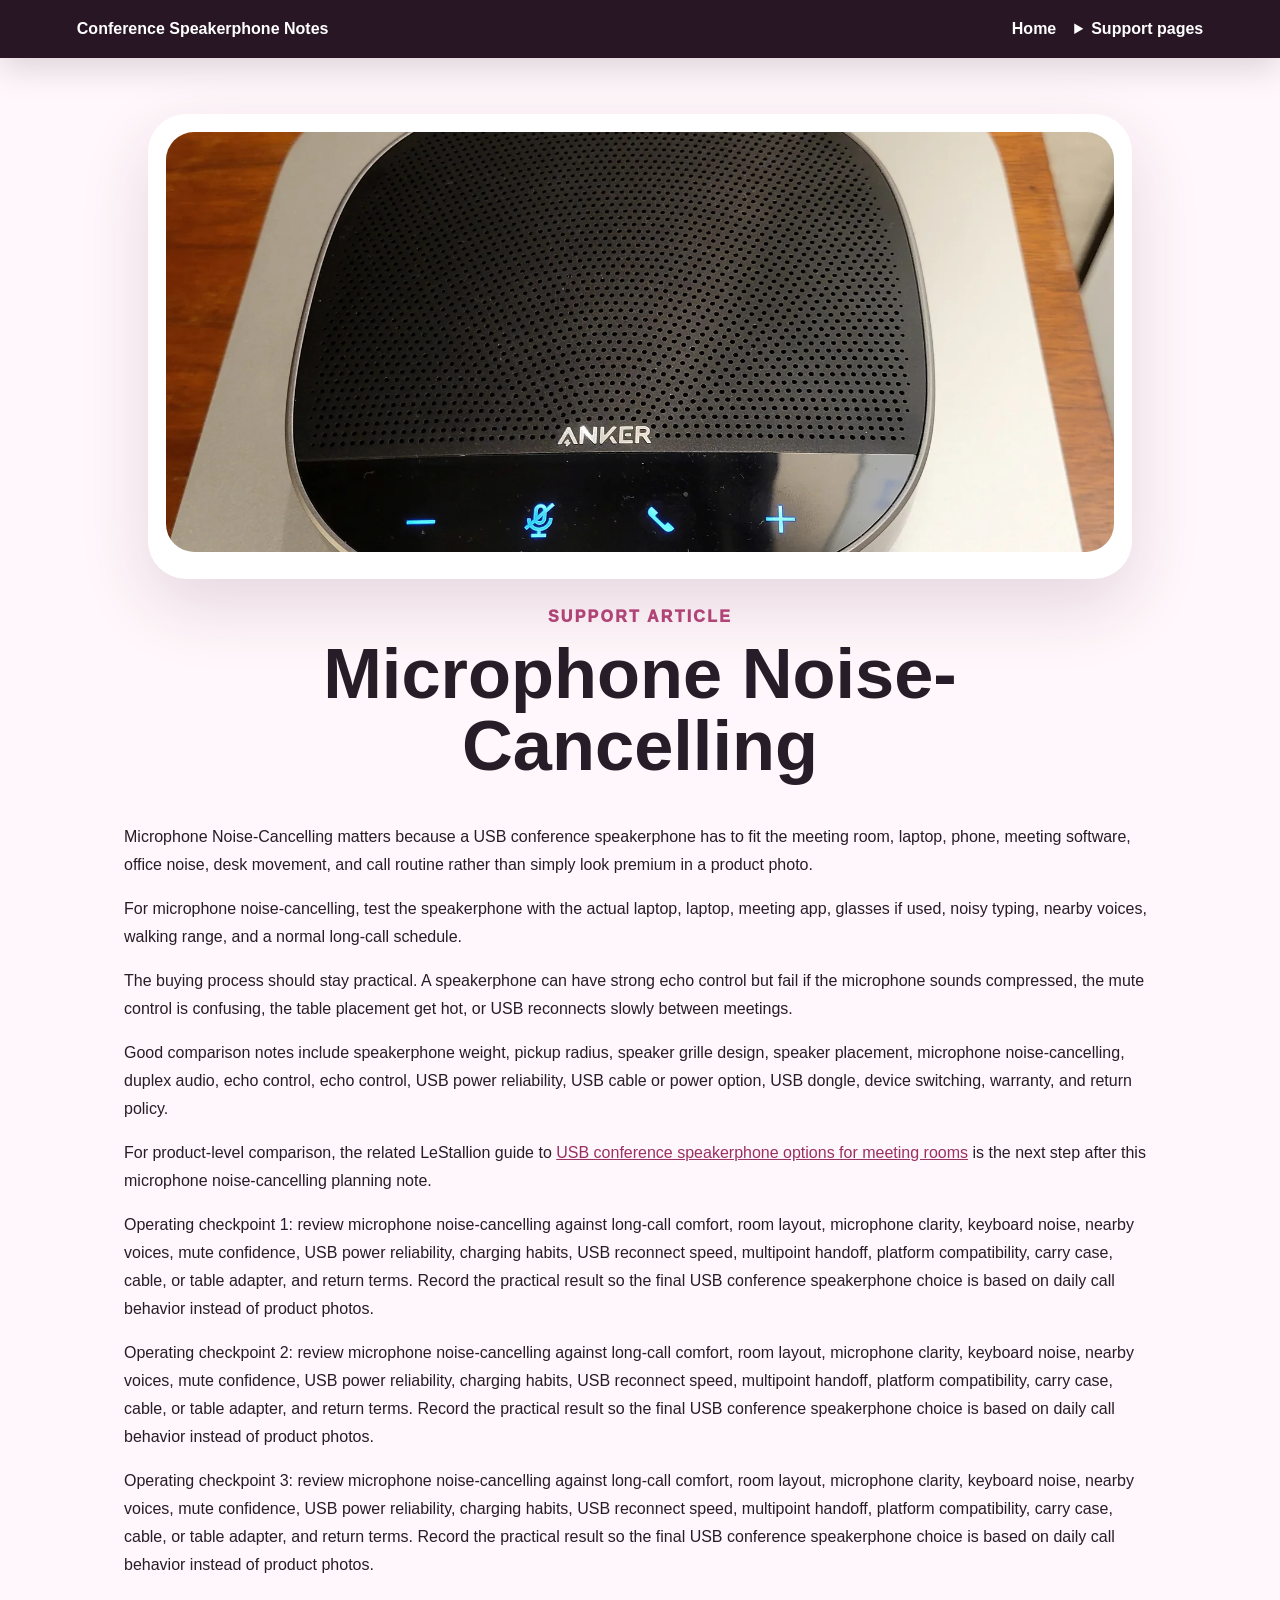
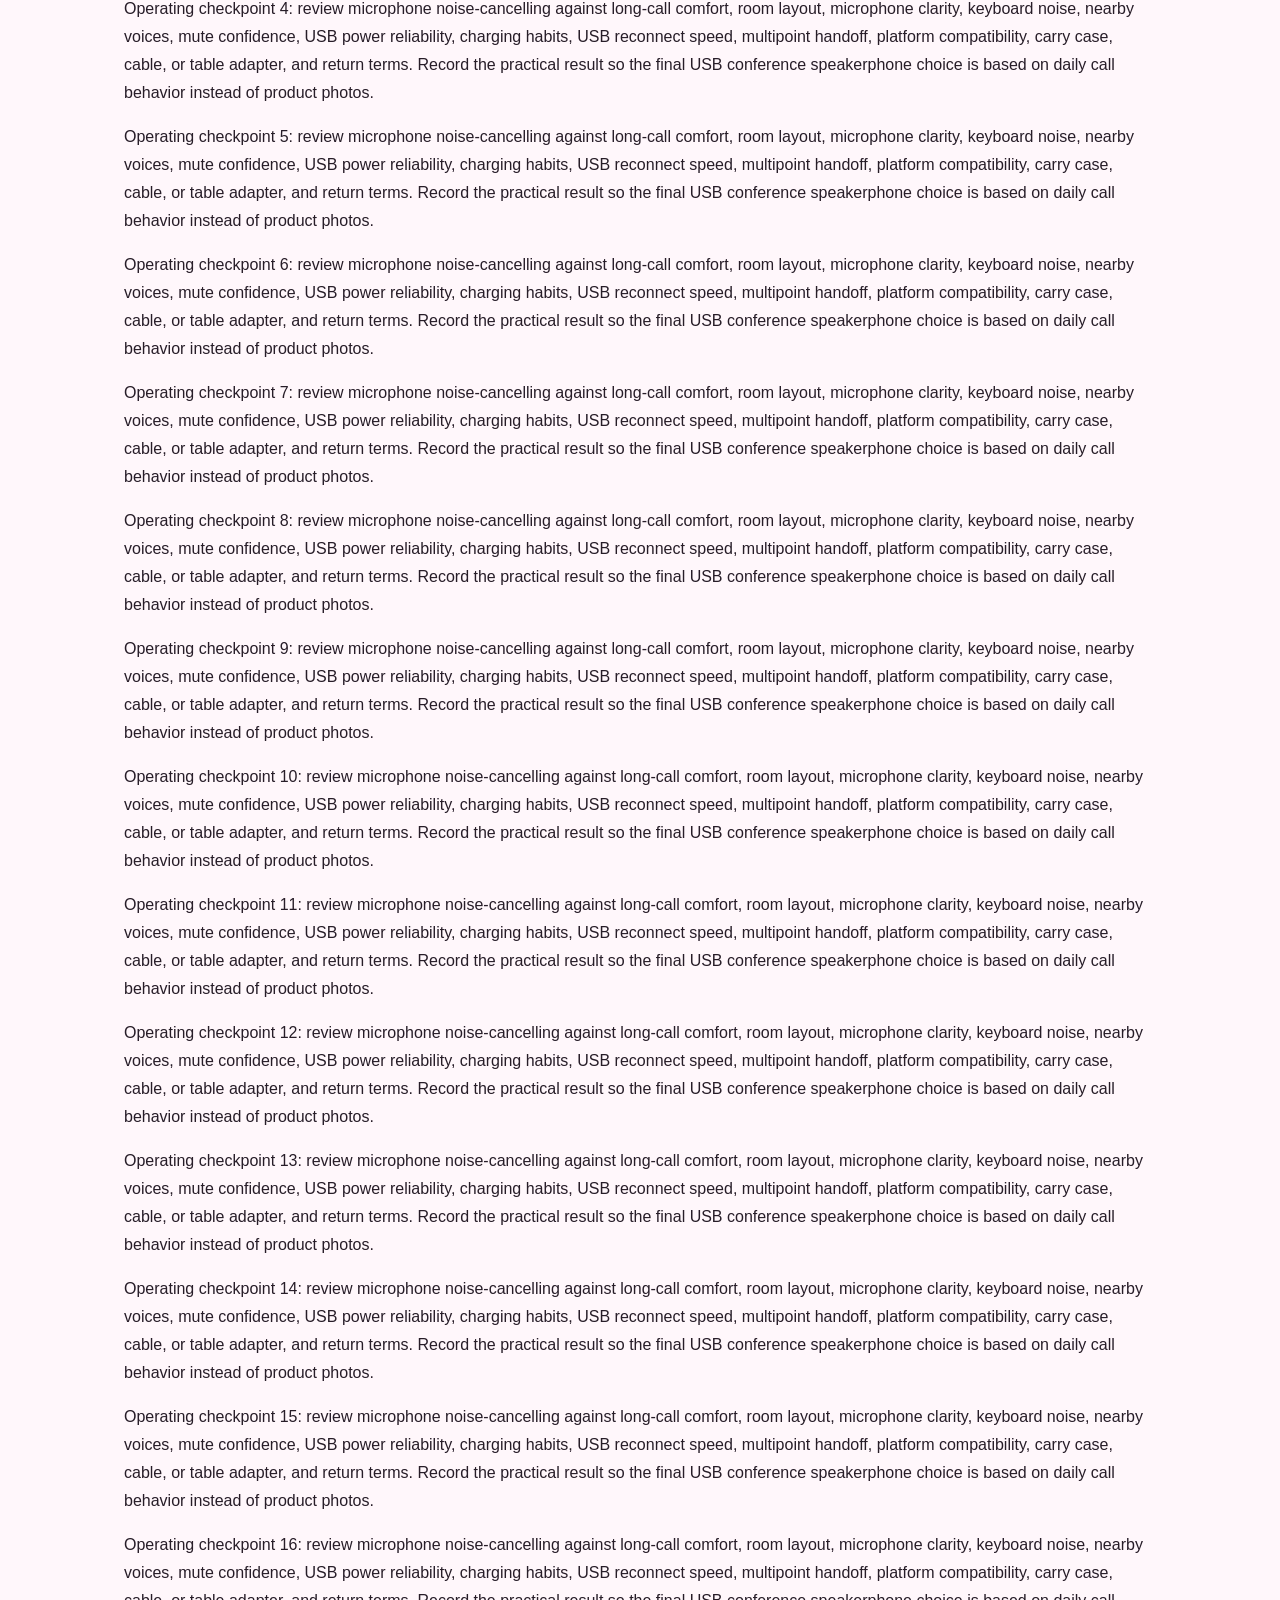
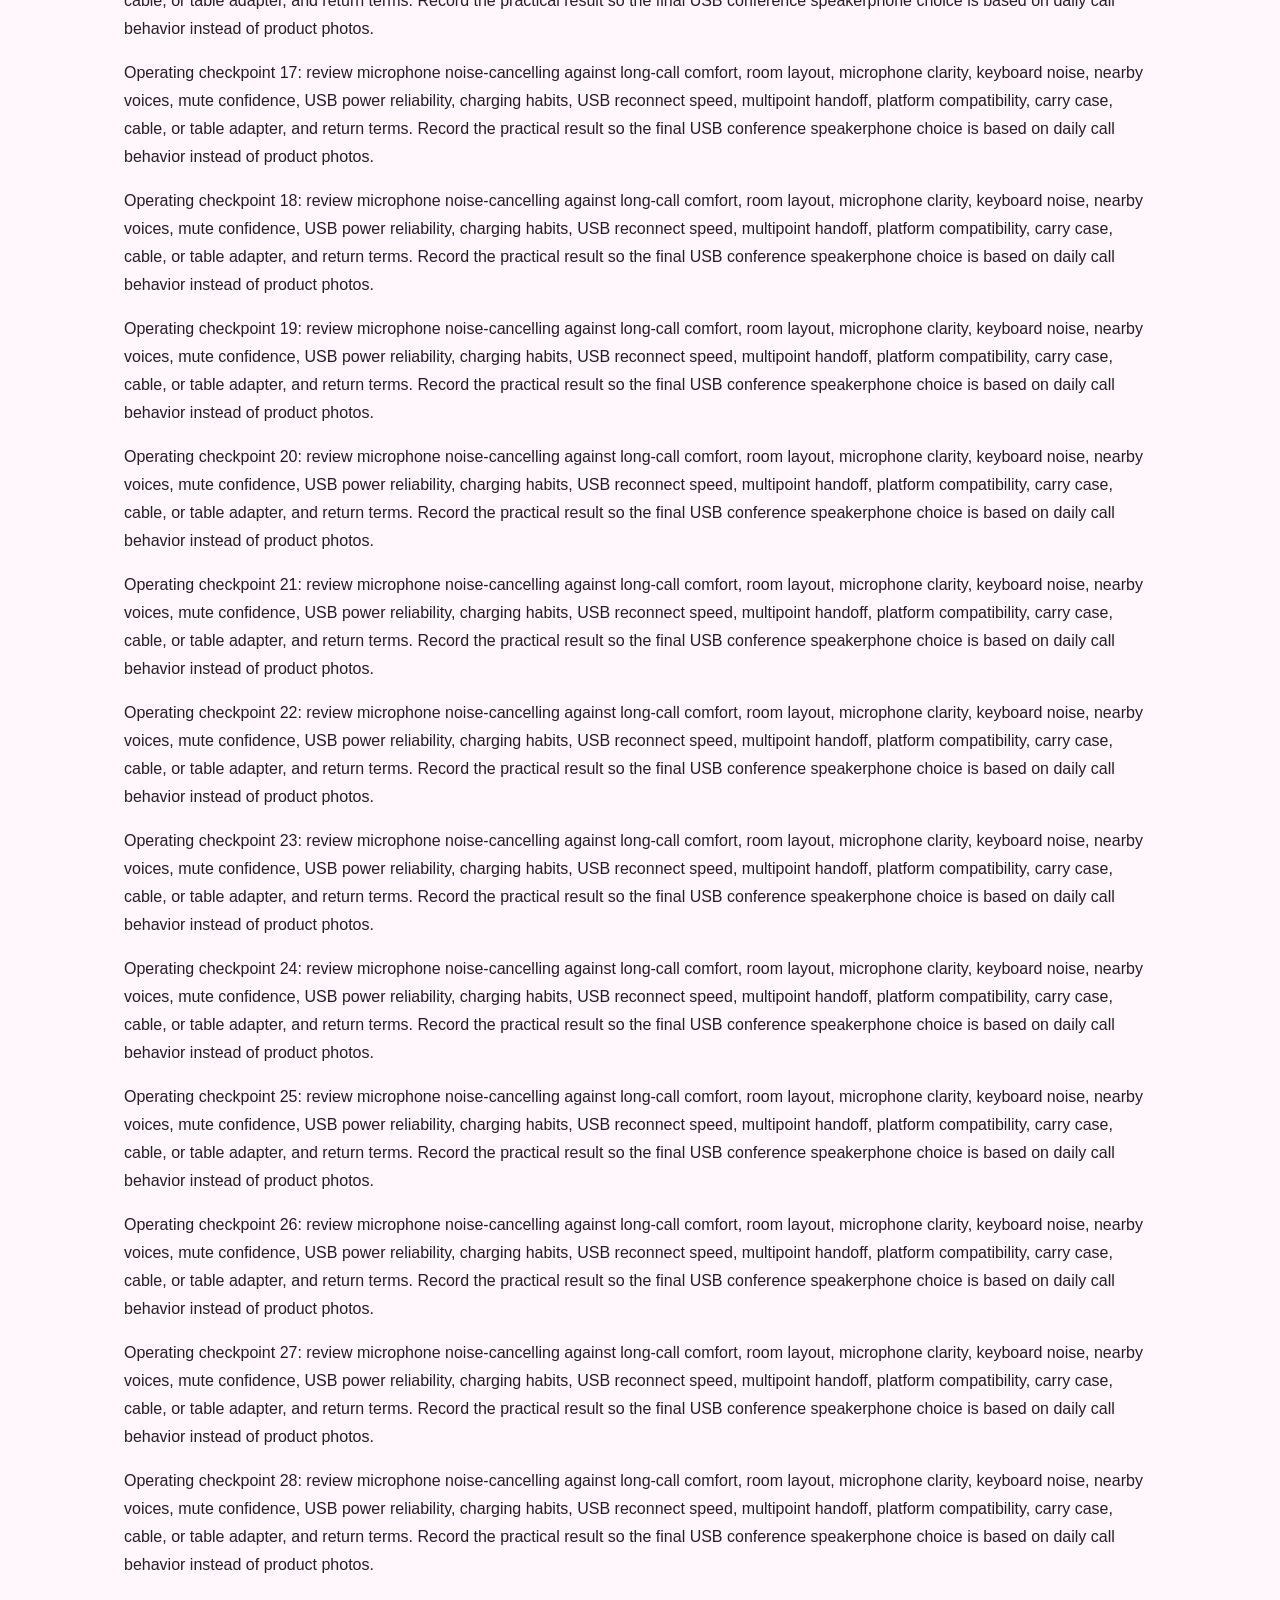
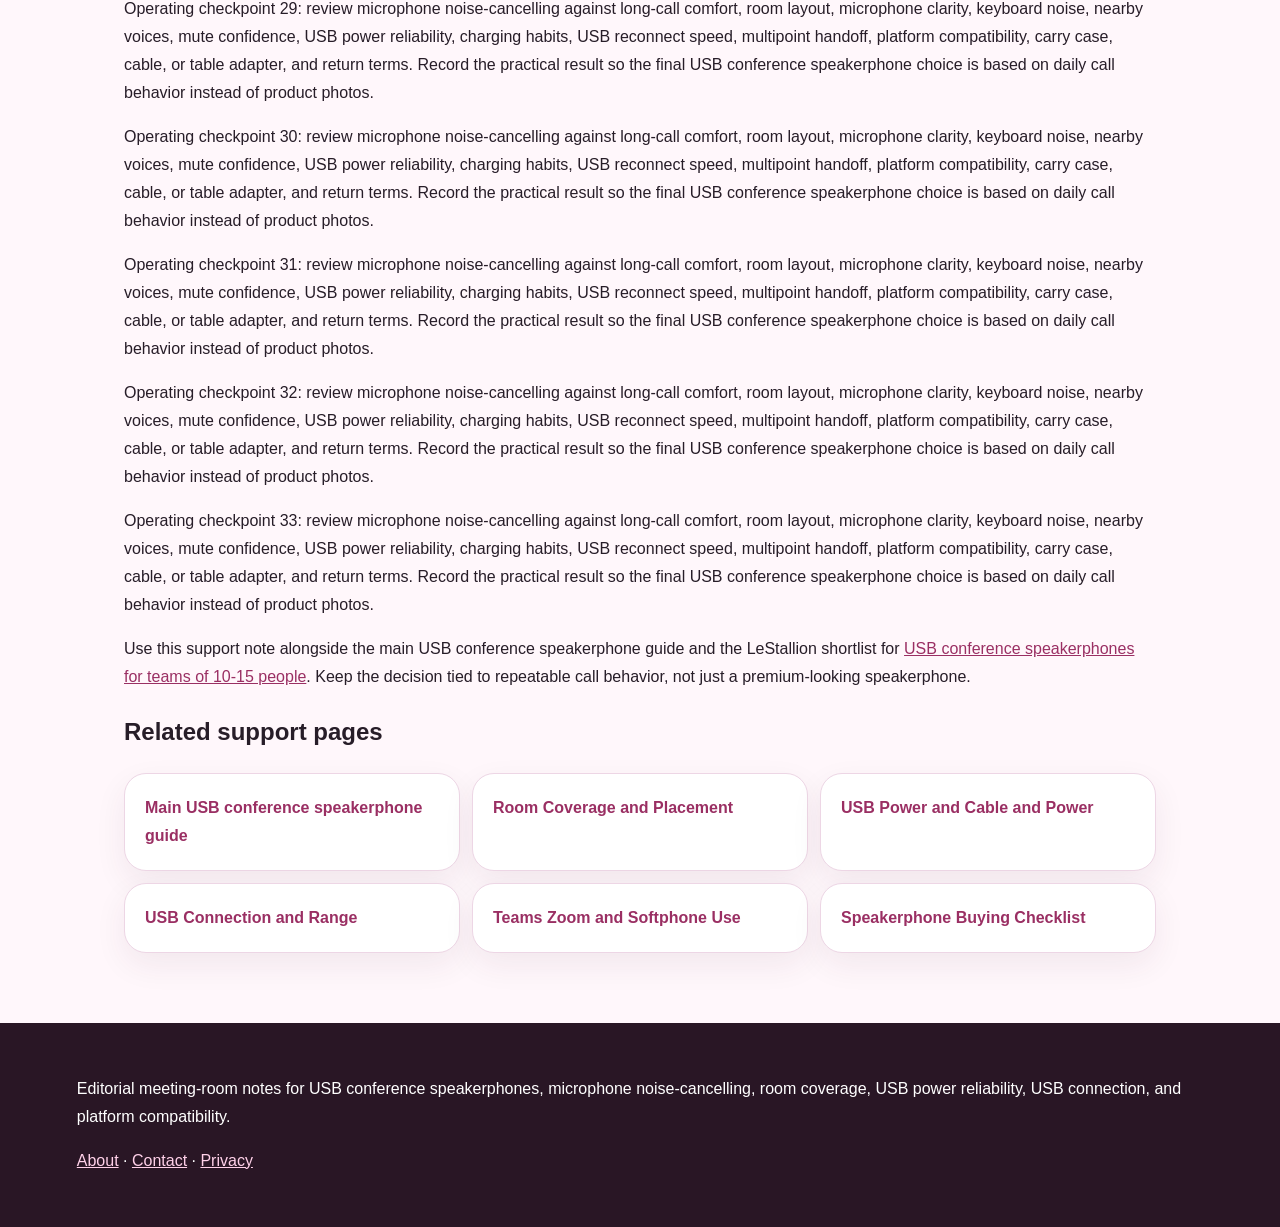
<file: microphone-noise-cancelling.html>
<!doctype html><html lang="en"><head><meta charset="utf-8"><meta name="viewport" content="width=device-width,initial-scale=1"><title>Microphone Noise-Cancelling</title><meta name="description" content="Planning note for Microphone Noise-Cancelling when choosing USB conference speakerphones for teams of 10-15 people."><link rel="canonical" href="https://armaragex.github.io/lestallion-usb-conference-speakerphone-511/microphone-noise-cancelling.html"><link rel="stylesheet" href="style.css"><script type="application/ld+json">{"@context": "https://schema.org", "@type": "Article", "headline": "Microphone Noise-Cancelling", "mainEntityOfPage": "https://armaragex.github.io/lestallion-usb-conference-speakerphone-511/microphone-noise-cancelling.html"}</script></head><body><header><a class="brand" href="index.html">Conference Speakerphone Notes</a><nav><a href="index.html">Home</a><details><summary>Support pages</summary><div><a href="room-coverage-and-placement.html">Room Coverage and Placement</a><a href="microphone-noise-cancelling.html">Microphone Noise-Cancelling</a><a href="battery-and-charging.html">USB Power and Cable and Power</a><a href="bluetooth-range-and-pairing.html">USB Connection and Range</a><a href="teams-zoom-and-softphone-use.html">Teams Zoom and Softphone Use</a><a href="speakerphone-buying-checklist.html">Speakerphone Buying Checklist</a></div></details></nav></header><main class="wrap"><section class="hero"><div class="frame"><img src="assets/speakerphone-detail-table.webp" alt="USB conference speakerphone speakerphone placement planning detail"></div><div class="kicker">support article</div><h1>Microphone Noise-Cancelling</h1></section><p>Microphone Noise-Cancelling matters because a USB conference speakerphone has to fit the meeting room, laptop, phone, meeting software, office noise, desk movement, and call routine rather than simply look premium in a product photo.</p><p>For microphone noise-cancelling, test the speakerphone with the actual laptop, laptop, meeting app, glasses if used, noisy typing, nearby voices, walking range, and a normal long-call schedule.</p><p>The buying process should stay practical. A speakerphone can have strong echo control but fail if the microphone sounds compressed, the mute control is confusing, the table placement get hot, or USB reconnects slowly between meetings.</p><p>Good comparison notes include speakerphone weight, pickup radius, speaker grille design, speaker placement, microphone noise-cancelling, duplex audio, echo control, echo control, USB power reliability, USB cable or power option, USB dongle, device switching, warranty, and return policy.</p><p>For product-level comparison, the related LeStallion guide to <a href="https://lestallion.com/blogs/product-reviews/best-usb-conference-speakerphone-for-teams-of-10-15-people">USB conference speakerphone options for meeting rooms</a> is the next step after this microphone noise-cancelling planning note.</p><p>Operating checkpoint 1: review microphone noise-cancelling against long-call comfort, room layout, microphone clarity, keyboard noise, nearby voices, mute confidence, USB power reliability, charging habits, USB reconnect speed, multipoint handoff, platform compatibility, carry case, cable, or table adapter, and return terms. Record the practical result so the final USB conference speakerphone choice is based on daily call behavior instead of product photos.</p><p>Operating checkpoint 2: review microphone noise-cancelling against long-call comfort, room layout, microphone clarity, keyboard noise, nearby voices, mute confidence, USB power reliability, charging habits, USB reconnect speed, multipoint handoff, platform compatibility, carry case, cable, or table adapter, and return terms. Record the practical result so the final USB conference speakerphone choice is based on daily call behavior instead of product photos.</p><p>Operating checkpoint 3: review microphone noise-cancelling against long-call comfort, room layout, microphone clarity, keyboard noise, nearby voices, mute confidence, USB power reliability, charging habits, USB reconnect speed, multipoint handoff, platform compatibility, carry case, cable, or table adapter, and return terms. Record the practical result so the final USB conference speakerphone choice is based on daily call behavior instead of product photos.</p><p>Operating checkpoint 4: review microphone noise-cancelling against long-call comfort, room layout, microphone clarity, keyboard noise, nearby voices, mute confidence, USB power reliability, charging habits, USB reconnect speed, multipoint handoff, platform compatibility, carry case, cable, or table adapter, and return terms. Record the practical result so the final USB conference speakerphone choice is based on daily call behavior instead of product photos.</p><p>Operating checkpoint 5: review microphone noise-cancelling against long-call comfort, room layout, microphone clarity, keyboard noise, nearby voices, mute confidence, USB power reliability, charging habits, USB reconnect speed, multipoint handoff, platform compatibility, carry case, cable, or table adapter, and return terms. Record the practical result so the final USB conference speakerphone choice is based on daily call behavior instead of product photos.</p><p>Operating checkpoint 6: review microphone noise-cancelling against long-call comfort, room layout, microphone clarity, keyboard noise, nearby voices, mute confidence, USB power reliability, charging habits, USB reconnect speed, multipoint handoff, platform compatibility, carry case, cable, or table adapter, and return terms. Record the practical result so the final USB conference speakerphone choice is based on daily call behavior instead of product photos.</p><p>Operating checkpoint 7: review microphone noise-cancelling against long-call comfort, room layout, microphone clarity, keyboard noise, nearby voices, mute confidence, USB power reliability, charging habits, USB reconnect speed, multipoint handoff, platform compatibility, carry case, cable, or table adapter, and return terms. Record the practical result so the final USB conference speakerphone choice is based on daily call behavior instead of product photos.</p><p>Operating checkpoint 8: review microphone noise-cancelling against long-call comfort, room layout, microphone clarity, keyboard noise, nearby voices, mute confidence, USB power reliability, charging habits, USB reconnect speed, multipoint handoff, platform compatibility, carry case, cable, or table adapter, and return terms. Record the practical result so the final USB conference speakerphone choice is based on daily call behavior instead of product photos.</p><p>Operating checkpoint 9: review microphone noise-cancelling against long-call comfort, room layout, microphone clarity, keyboard noise, nearby voices, mute confidence, USB power reliability, charging habits, USB reconnect speed, multipoint handoff, platform compatibility, carry case, cable, or table adapter, and return terms. Record the practical result so the final USB conference speakerphone choice is based on daily call behavior instead of product photos.</p><p>Operating checkpoint 10: review microphone noise-cancelling against long-call comfort, room layout, microphone clarity, keyboard noise, nearby voices, mute confidence, USB power reliability, charging habits, USB reconnect speed, multipoint handoff, platform compatibility, carry case, cable, or table adapter, and return terms. Record the practical result so the final USB conference speakerphone choice is based on daily call behavior instead of product photos.</p><p>Operating checkpoint 11: review microphone noise-cancelling against long-call comfort, room layout, microphone clarity, keyboard noise, nearby voices, mute confidence, USB power reliability, charging habits, USB reconnect speed, multipoint handoff, platform compatibility, carry case, cable, or table adapter, and return terms. Record the practical result so the final USB conference speakerphone choice is based on daily call behavior instead of product photos.</p><p>Operating checkpoint 12: review microphone noise-cancelling against long-call comfort, room layout, microphone clarity, keyboard noise, nearby voices, mute confidence, USB power reliability, charging habits, USB reconnect speed, multipoint handoff, platform compatibility, carry case, cable, or table adapter, and return terms. Record the practical result so the final USB conference speakerphone choice is based on daily call behavior instead of product photos.</p><p>Operating checkpoint 13: review microphone noise-cancelling against long-call comfort, room layout, microphone clarity, keyboard noise, nearby voices, mute confidence, USB power reliability, charging habits, USB reconnect speed, multipoint handoff, platform compatibility, carry case, cable, or table adapter, and return terms. Record the practical result so the final USB conference speakerphone choice is based on daily call behavior instead of product photos.</p><p>Operating checkpoint 14: review microphone noise-cancelling against long-call comfort, room layout, microphone clarity, keyboard noise, nearby voices, mute confidence, USB power reliability, charging habits, USB reconnect speed, multipoint handoff, platform compatibility, carry case, cable, or table adapter, and return terms. Record the practical result so the final USB conference speakerphone choice is based on daily call behavior instead of product photos.</p><p>Operating checkpoint 15: review microphone noise-cancelling against long-call comfort, room layout, microphone clarity, keyboard noise, nearby voices, mute confidence, USB power reliability, charging habits, USB reconnect speed, multipoint handoff, platform compatibility, carry case, cable, or table adapter, and return terms. Record the practical result so the final USB conference speakerphone choice is based on daily call behavior instead of product photos.</p><p>Operating checkpoint 16: review microphone noise-cancelling against long-call comfort, room layout, microphone clarity, keyboard noise, nearby voices, mute confidence, USB power reliability, charging habits, USB reconnect speed, multipoint handoff, platform compatibility, carry case, cable, or table adapter, and return terms. Record the practical result so the final USB conference speakerphone choice is based on daily call behavior instead of product photos.</p><p>Operating checkpoint 17: review microphone noise-cancelling against long-call comfort, room layout, microphone clarity, keyboard noise, nearby voices, mute confidence, USB power reliability, charging habits, USB reconnect speed, multipoint handoff, platform compatibility, carry case, cable, or table adapter, and return terms. Record the practical result so the final USB conference speakerphone choice is based on daily call behavior instead of product photos.</p><p>Operating checkpoint 18: review microphone noise-cancelling against long-call comfort, room layout, microphone clarity, keyboard noise, nearby voices, mute confidence, USB power reliability, charging habits, USB reconnect speed, multipoint handoff, platform compatibility, carry case, cable, or table adapter, and return terms. Record the practical result so the final USB conference speakerphone choice is based on daily call behavior instead of product photos.</p><p>Operating checkpoint 19: review microphone noise-cancelling against long-call comfort, room layout, microphone clarity, keyboard noise, nearby voices, mute confidence, USB power reliability, charging habits, USB reconnect speed, multipoint handoff, platform compatibility, carry case, cable, or table adapter, and return terms. Record the practical result so the final USB conference speakerphone choice is based on daily call behavior instead of product photos.</p><p>Operating checkpoint 20: review microphone noise-cancelling against long-call comfort, room layout, microphone clarity, keyboard noise, nearby voices, mute confidence, USB power reliability, charging habits, USB reconnect speed, multipoint handoff, platform compatibility, carry case, cable, or table adapter, and return terms. Record the practical result so the final USB conference speakerphone choice is based on daily call behavior instead of product photos.</p><p>Operating checkpoint 21: review microphone noise-cancelling against long-call comfort, room layout, microphone clarity, keyboard noise, nearby voices, mute confidence, USB power reliability, charging habits, USB reconnect speed, multipoint handoff, platform compatibility, carry case, cable, or table adapter, and return terms. Record the practical result so the final USB conference speakerphone choice is based on daily call behavior instead of product photos.</p><p>Operating checkpoint 22: review microphone noise-cancelling against long-call comfort, room layout, microphone clarity, keyboard noise, nearby voices, mute confidence, USB power reliability, charging habits, USB reconnect speed, multipoint handoff, platform compatibility, carry case, cable, or table adapter, and return terms. Record the practical result so the final USB conference speakerphone choice is based on daily call behavior instead of product photos.</p><p>Operating checkpoint 23: review microphone noise-cancelling against long-call comfort, room layout, microphone clarity, keyboard noise, nearby voices, mute confidence, USB power reliability, charging habits, USB reconnect speed, multipoint handoff, platform compatibility, carry case, cable, or table adapter, and return terms. Record the practical result so the final USB conference speakerphone choice is based on daily call behavior instead of product photos.</p><p>Operating checkpoint 24: review microphone noise-cancelling against long-call comfort, room layout, microphone clarity, keyboard noise, nearby voices, mute confidence, USB power reliability, charging habits, USB reconnect speed, multipoint handoff, platform compatibility, carry case, cable, or table adapter, and return terms. Record the practical result so the final USB conference speakerphone choice is based on daily call behavior instead of product photos.</p><p>Operating checkpoint 25: review microphone noise-cancelling against long-call comfort, room layout, microphone clarity, keyboard noise, nearby voices, mute confidence, USB power reliability, charging habits, USB reconnect speed, multipoint handoff, platform compatibility, carry case, cable, or table adapter, and return terms. Record the practical result so the final USB conference speakerphone choice is based on daily call behavior instead of product photos.</p><p>Operating checkpoint 26: review microphone noise-cancelling against long-call comfort, room layout, microphone clarity, keyboard noise, nearby voices, mute confidence, USB power reliability, charging habits, USB reconnect speed, multipoint handoff, platform compatibility, carry case, cable, or table adapter, and return terms. Record the practical result so the final USB conference speakerphone choice is based on daily call behavior instead of product photos.</p><p>Operating checkpoint 27: review microphone noise-cancelling against long-call comfort, room layout, microphone clarity, keyboard noise, nearby voices, mute confidence, USB power reliability, charging habits, USB reconnect speed, multipoint handoff, platform compatibility, carry case, cable, or table adapter, and return terms. Record the practical result so the final USB conference speakerphone choice is based on daily call behavior instead of product photos.</p><p>Operating checkpoint 28: review microphone noise-cancelling against long-call comfort, room layout, microphone clarity, keyboard noise, nearby voices, mute confidence, USB power reliability, charging habits, USB reconnect speed, multipoint handoff, platform compatibility, carry case, cable, or table adapter, and return terms. Record the practical result so the final USB conference speakerphone choice is based on daily call behavior instead of product photos.</p><p>Operating checkpoint 29: review microphone noise-cancelling against long-call comfort, room layout, microphone clarity, keyboard noise, nearby voices, mute confidence, USB power reliability, charging habits, USB reconnect speed, multipoint handoff, platform compatibility, carry case, cable, or table adapter, and return terms. Record the practical result so the final USB conference speakerphone choice is based on daily call behavior instead of product photos.</p><p>Operating checkpoint 30: review microphone noise-cancelling against long-call comfort, room layout, microphone clarity, keyboard noise, nearby voices, mute confidence, USB power reliability, charging habits, USB reconnect speed, multipoint handoff, platform compatibility, carry case, cable, or table adapter, and return terms. Record the practical result so the final USB conference speakerphone choice is based on daily call behavior instead of product photos.</p><p>Operating checkpoint 31: review microphone noise-cancelling against long-call comfort, room layout, microphone clarity, keyboard noise, nearby voices, mute confidence, USB power reliability, charging habits, USB reconnect speed, multipoint handoff, platform compatibility, carry case, cable, or table adapter, and return terms. Record the practical result so the final USB conference speakerphone choice is based on daily call behavior instead of product photos.</p><p>Operating checkpoint 32: review microphone noise-cancelling against long-call comfort, room layout, microphone clarity, keyboard noise, nearby voices, mute confidence, USB power reliability, charging habits, USB reconnect speed, multipoint handoff, platform compatibility, carry case, cable, or table adapter, and return terms. Record the practical result so the final USB conference speakerphone choice is based on daily call behavior instead of product photos.</p><p>Operating checkpoint 33: review microphone noise-cancelling against long-call comfort, room layout, microphone clarity, keyboard noise, nearby voices, mute confidence, USB power reliability, charging habits, USB reconnect speed, multipoint handoff, platform compatibility, carry case, cable, or table adapter, and return terms. Record the practical result so the final USB conference speakerphone choice is based on daily call behavior instead of product photos.</p><p>Use this support note alongside the main USB conference speakerphone guide and the LeStallion shortlist for <a href="https://lestallion.com/blogs/product-reviews/best-usb-conference-speakerphone-for-teams-of-10-15-people">USB conference speakerphones for teams of 10-15 people</a>. Keep the decision tied to repeatable call behavior, not just a premium-looking speakerphone.</p><section><h2>Related support pages</h2><div class="peer-grid"><a href="index.html">Main USB conference speakerphone guide</a><a href="room-coverage-and-placement.html">Room Coverage and Placement</a><a href="battery-and-charging.html">USB Power and Cable and Power</a><a href="bluetooth-range-and-pairing.html">USB Connection and Range</a><a href="teams-zoom-and-softphone-use.html">Teams Zoom and Softphone Use</a><a href="speakerphone-buying-checklist.html">Speakerphone Buying Checklist</a></div></section></main><footer><p>Editorial meeting-room notes for USB conference speakerphones, microphone noise-cancelling, room coverage, USB power reliability, USB connection, and platform compatibility.</p><p><a href="about.html">About</a> · <a href="contact.html">Contact</a> · <a href="privacy.html">Privacy</a></p></footer></body></html>
</file>
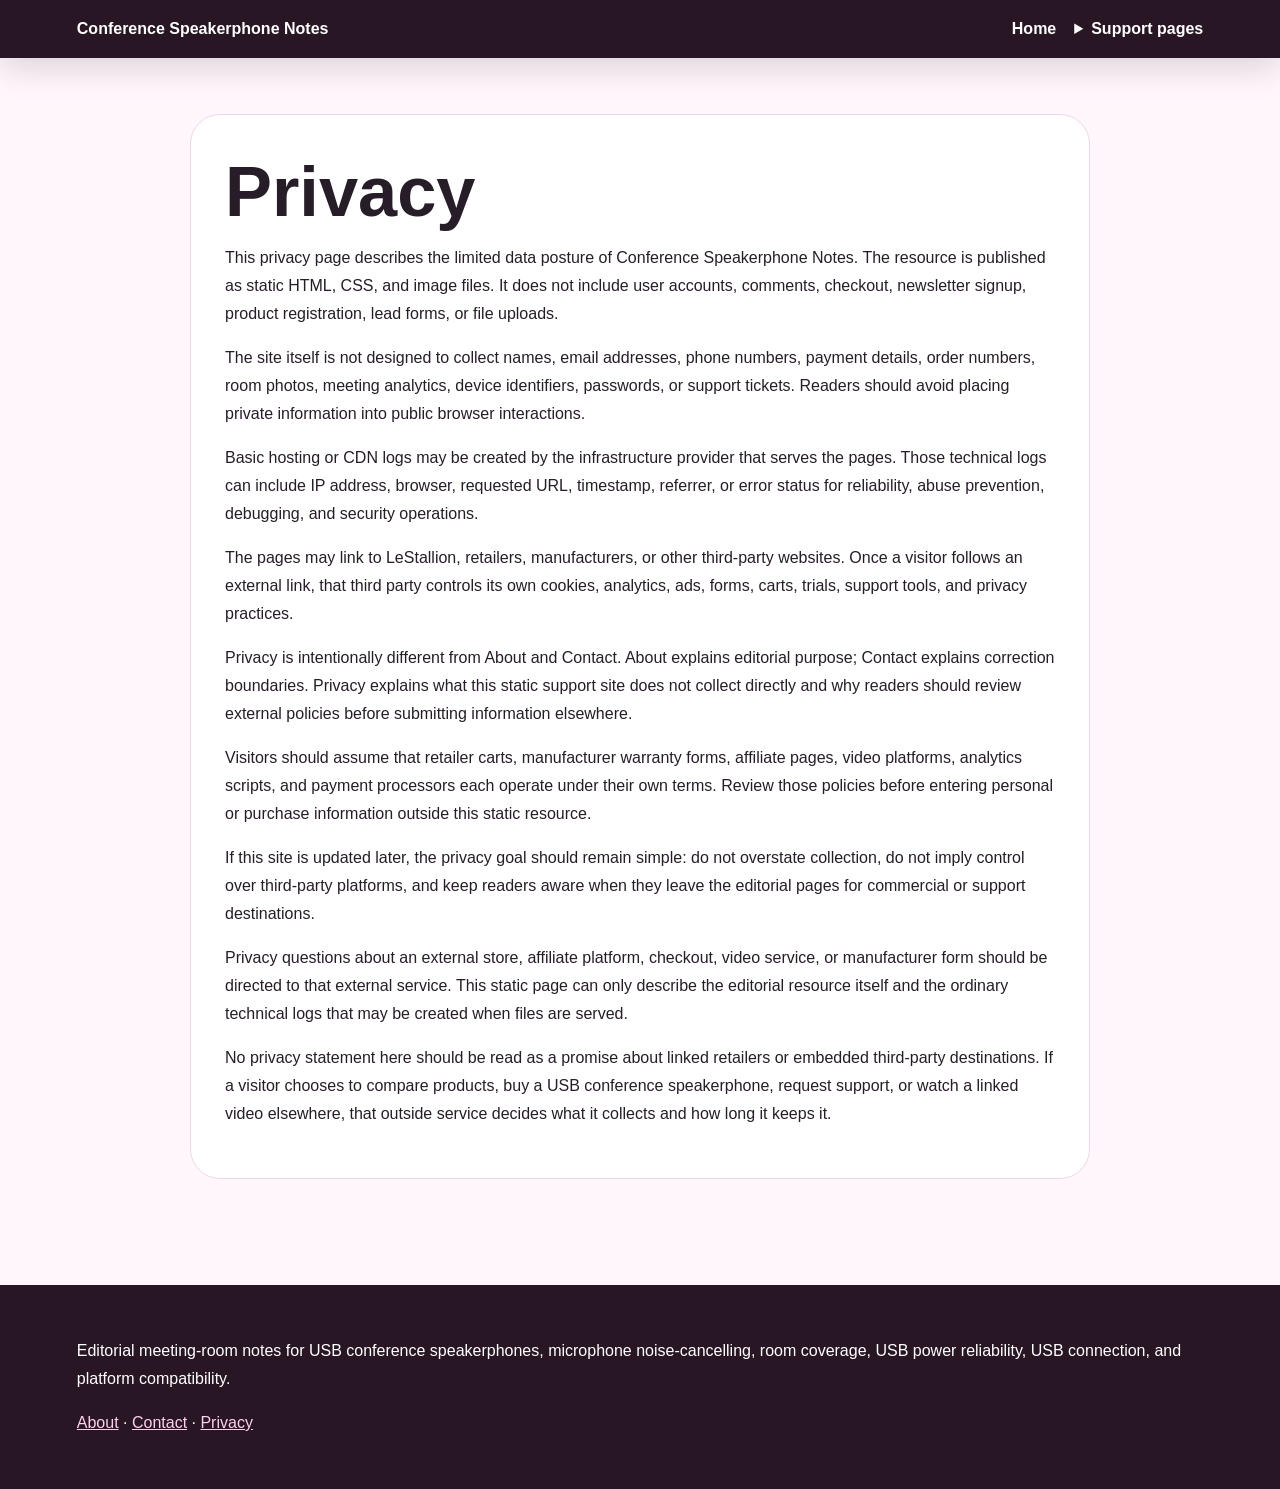
<file: privacy.html>
<!doctype html><html lang="en"><head><meta charset="utf-8"><meta name="viewport" content="width=device-width,initial-scale=1"><title>Privacy</title><link rel="canonical" href="https://armaragex.github.io/lestallion-usb-conference-speakerphone-511/privacy.html"><link rel="stylesheet" href="style.css"></head><body><header><a class="brand" href="index.html">Conference Speakerphone Notes</a><nav><a href="index.html">Home</a><details><summary>Support pages</summary><div><a href="room-coverage-and-placement.html">Room Coverage and Placement</a><a href="microphone-noise-cancelling.html">Microphone Noise-Cancelling</a><a href="battery-and-charging.html">USB Power and Cable and Power</a><a href="bluetooth-range-and-pairing.html">USB Connection and Range</a><a href="teams-zoom-and-softphone-use.html">Teams Zoom and Softphone Use</a><a href="speakerphone-buying-checklist.html">Speakerphone Buying Checklist</a></div></details></nav></header><main class="wrap"><section class="trust"><h1>Privacy</h1><p>This privacy page describes the limited data posture of Conference Speakerphone Notes. The resource is published as static HTML, CSS, and image files. It does not include user accounts, comments, checkout, newsletter signup, product registration, lead forms, or file uploads.</p><p>The site itself is not designed to collect names, email addresses, phone numbers, payment details, order numbers, room photos, meeting analytics, device identifiers, passwords, or support tickets. Readers should avoid placing private information into public browser interactions.</p><p>Basic hosting or CDN logs may be created by the infrastructure provider that serves the pages. Those technical logs can include IP address, browser, requested URL, timestamp, referrer, or error status for reliability, abuse prevention, debugging, and security operations.</p><p>The pages may link to LeStallion, retailers, manufacturers, or other third-party websites. Once a visitor follows an external link, that third party controls its own cookies, analytics, ads, forms, carts, trials, support tools, and privacy practices.</p><p>Privacy is intentionally different from About and Contact. About explains editorial purpose; Contact explains correction boundaries. Privacy explains what this static support site does not collect directly and why readers should review external policies before submitting information elsewhere.</p><p>Visitors should assume that retailer carts, manufacturer warranty forms, affiliate pages, video platforms, analytics scripts, and payment processors each operate under their own terms. Review those policies before entering personal or purchase information outside this static resource.</p><p>If this site is updated later, the privacy goal should remain simple: do not overstate collection, do not imply control over third-party platforms, and keep readers aware when they leave the editorial pages for commercial or support destinations.</p><p>Privacy questions about an external store, affiliate platform, checkout, video service, or manufacturer form should be directed to that external service. This static page can only describe the editorial resource itself and the ordinary technical logs that may be created when files are served.</p><p>No privacy statement here should be read as a promise about linked retailers or embedded third-party destinations. If a visitor chooses to compare products, buy a USB conference speakerphone, request support, or watch a linked video elsewhere, that outside service decides what it collects and how long it keeps it.</p></section></main><footer><p>Editorial meeting-room notes for USB conference speakerphones, microphone noise-cancelling, room coverage, USB power reliability, USB connection, and platform compatibility.</p><p><a href="about.html">About</a> · <a href="contact.html">Contact</a> · <a href="privacy.html">Privacy</a></p></footer></body></html>
</file>
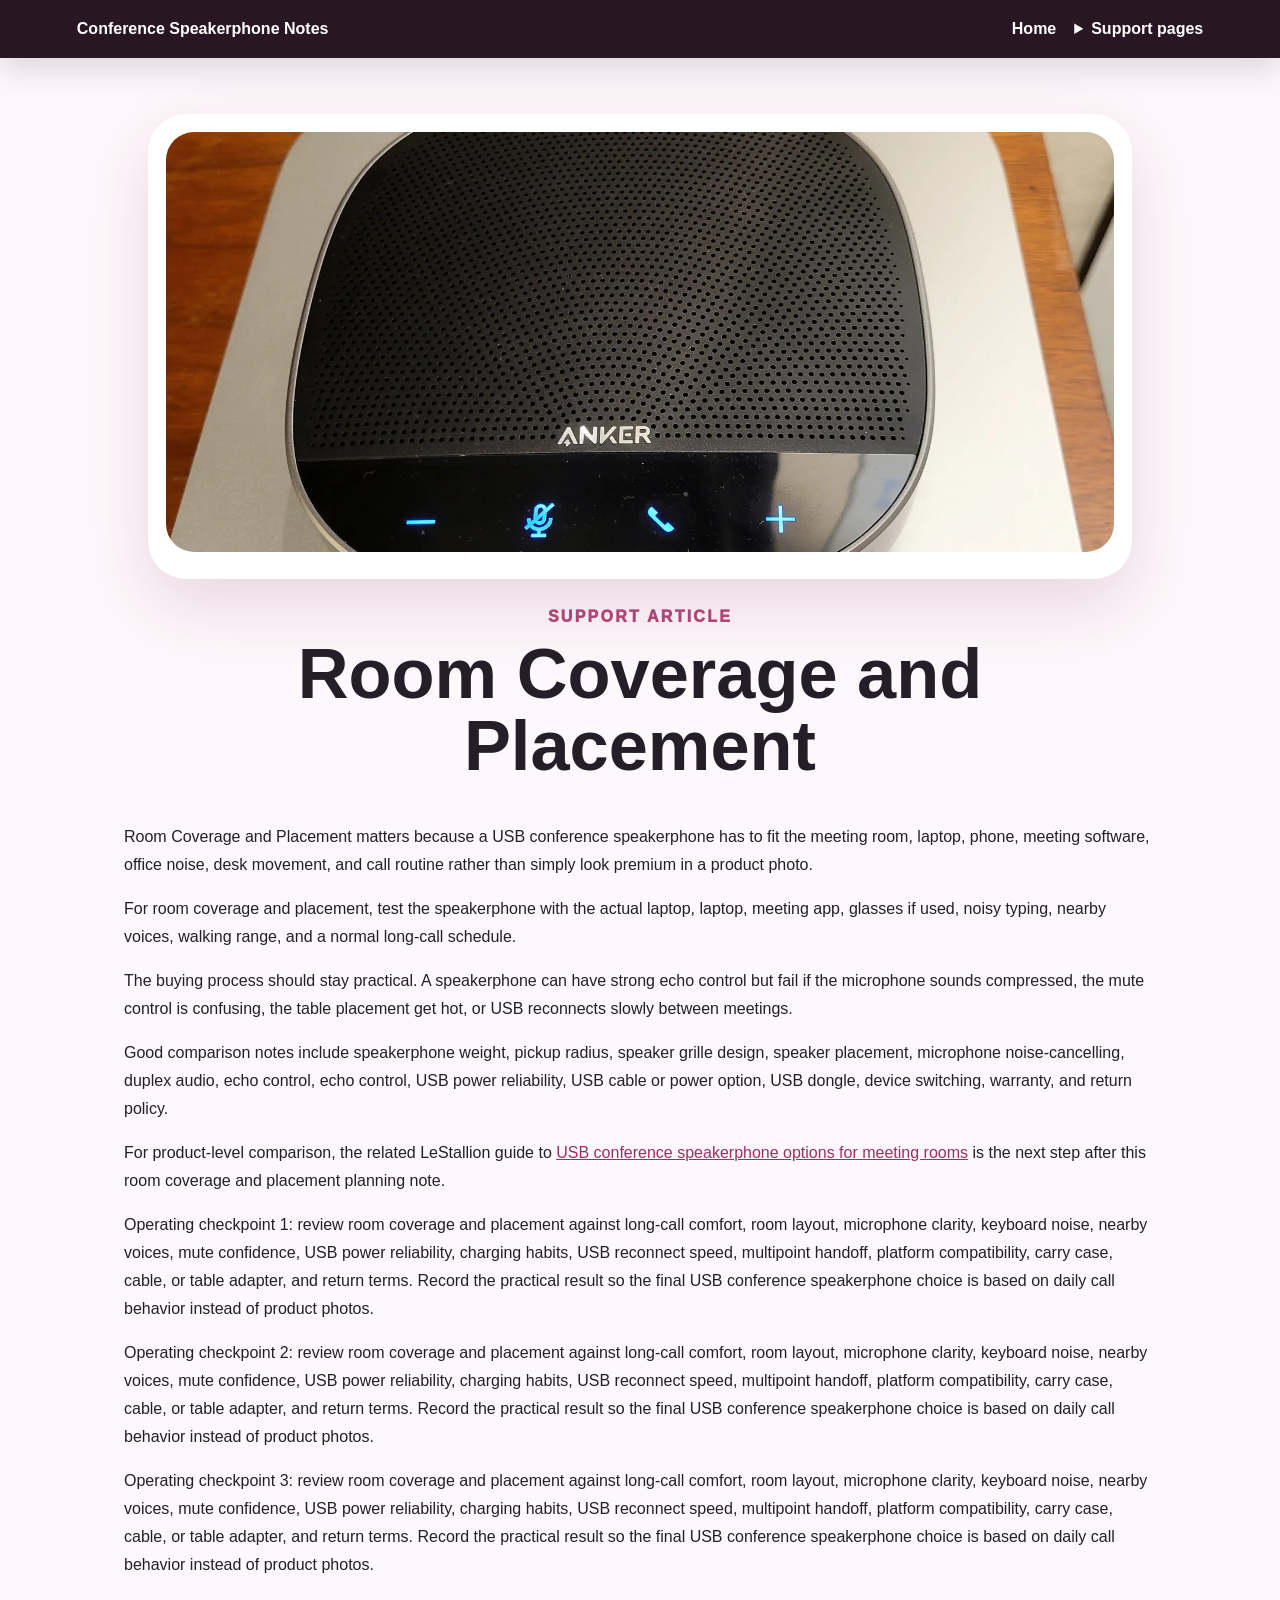
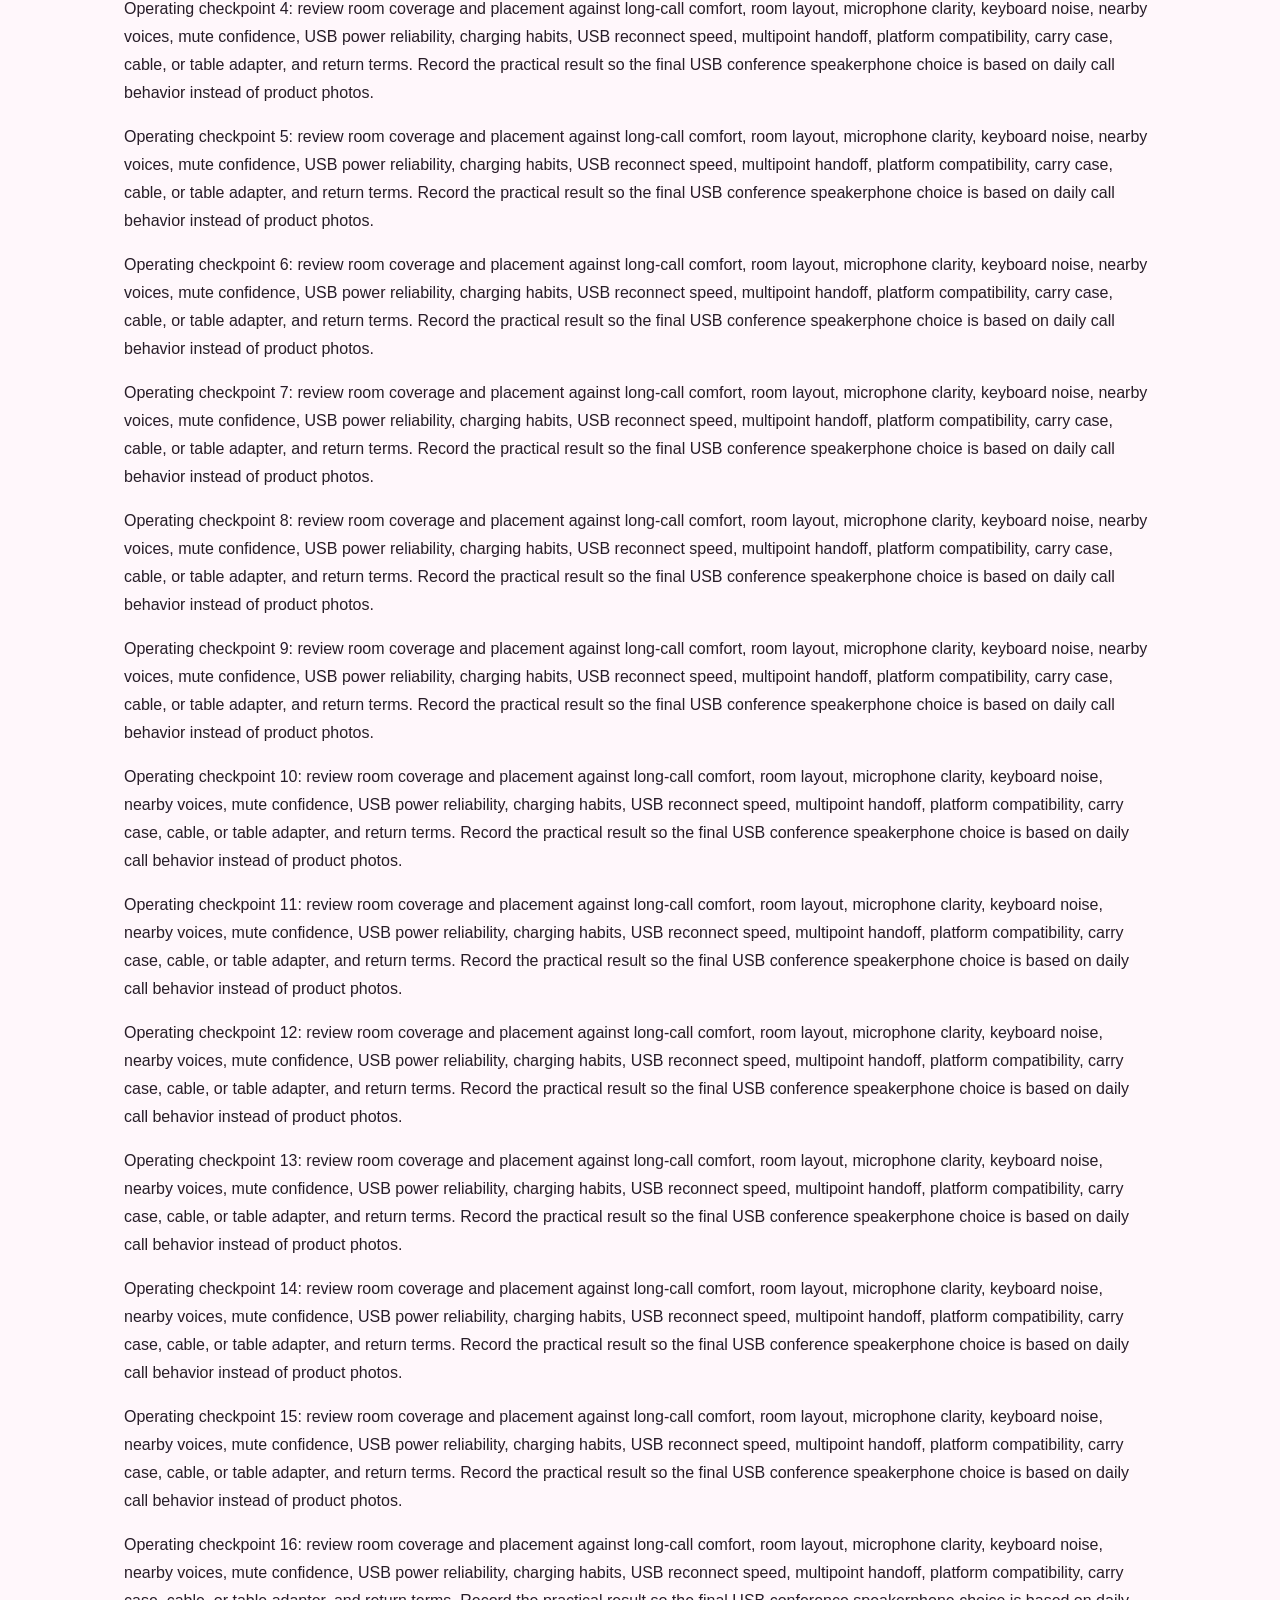
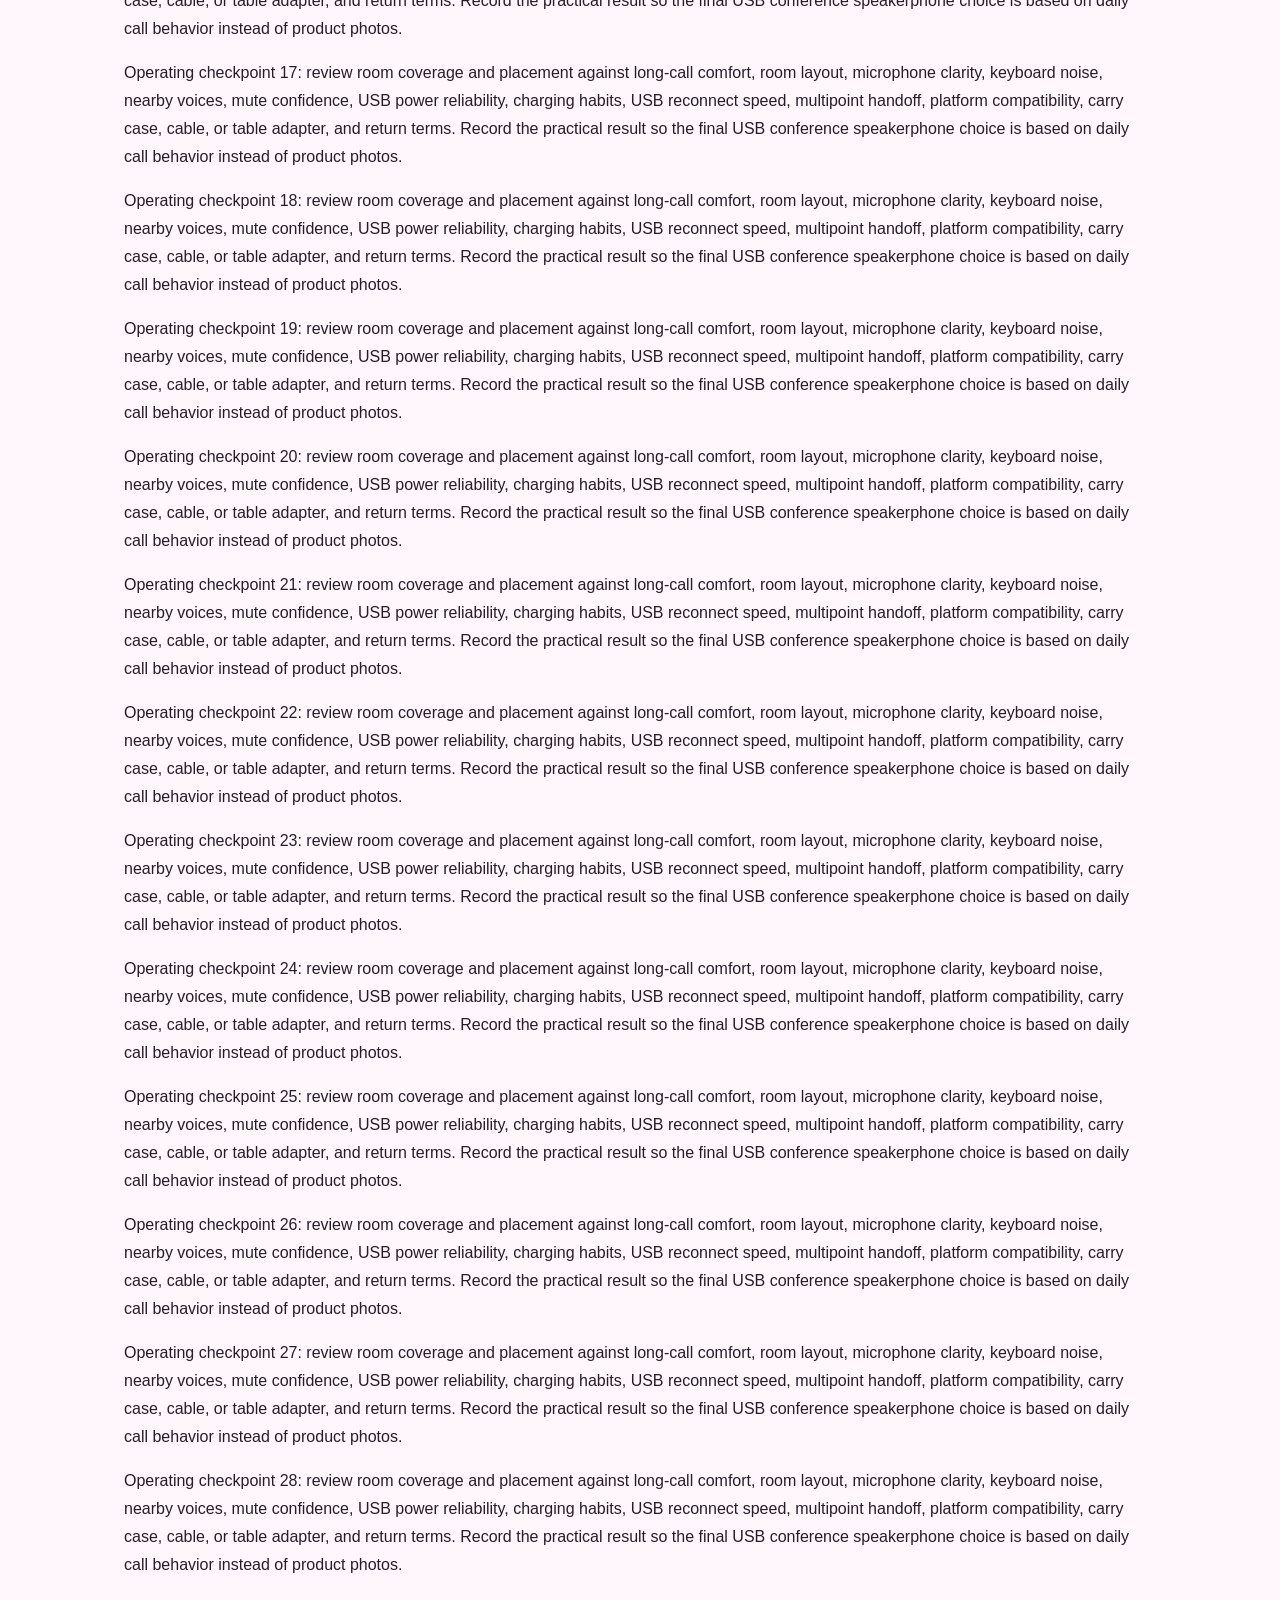
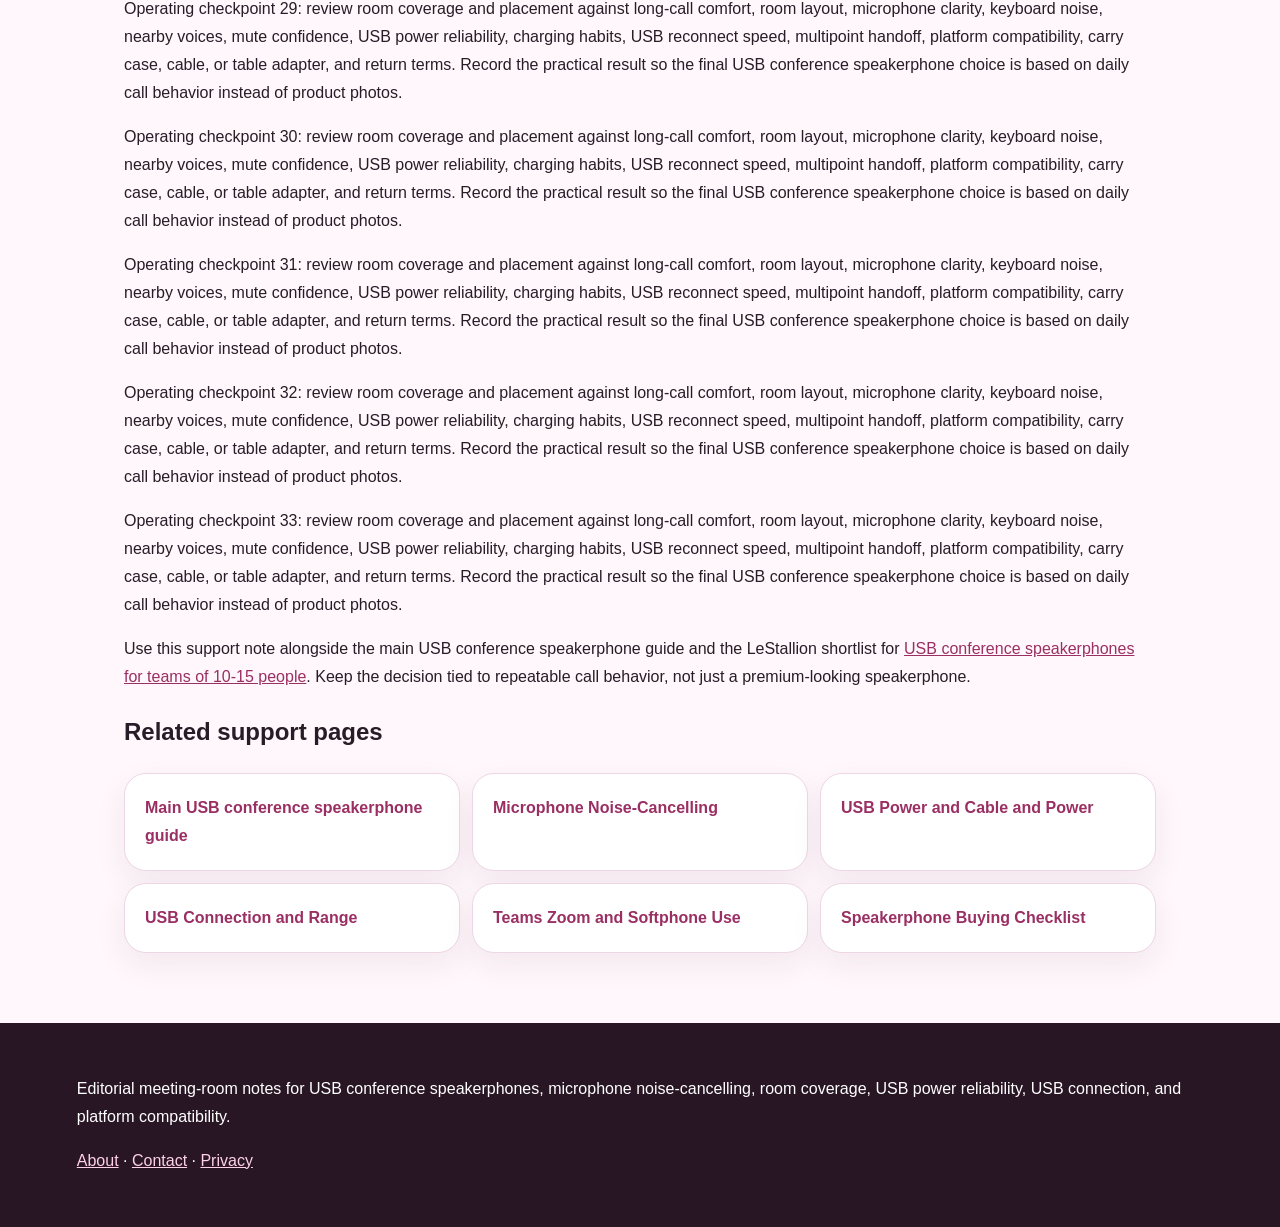
<file: room-coverage-and-placement.html>
<!doctype html><html lang="en"><head><meta charset="utf-8"><meta name="viewport" content="width=device-width,initial-scale=1"><title>Room Coverage and Placement</title><meta name="description" content="Planning note for Room Coverage and Placement when choosing USB conference speakerphones for teams of 10-15 people."><link rel="canonical" href="https://armaragex.github.io/lestallion-usb-conference-speakerphone-511/room-coverage-and-placement.html"><link rel="stylesheet" href="style.css"><script type="application/ld+json">{"@context": "https://schema.org", "@type": "Article", "headline": "Room Coverage and Placement", "mainEntityOfPage": "https://armaragex.github.io/lestallion-usb-conference-speakerphone-511/room-coverage-and-placement.html"}</script></head><body><header><a class="brand" href="index.html">Conference Speakerphone Notes</a><nav><a href="index.html">Home</a><details><summary>Support pages</summary><div><a href="room-coverage-and-placement.html">Room Coverage and Placement</a><a href="microphone-noise-cancelling.html">Microphone Noise-Cancelling</a><a href="battery-and-charging.html">USB Power and Cable and Power</a><a href="bluetooth-range-and-pairing.html">USB Connection and Range</a><a href="teams-zoom-and-softphone-use.html">Teams Zoom and Softphone Use</a><a href="speakerphone-buying-checklist.html">Speakerphone Buying Checklist</a></div></details></nav></header><main class="wrap"><section class="hero"><div class="frame"><img src="assets/speakerphone-detail-table.webp" alt="USB conference speakerphone speakerphone placement planning detail"></div><div class="kicker">support article</div><h1>Room Coverage and Placement</h1></section><p>Room Coverage and Placement matters because a USB conference speakerphone has to fit the meeting room, laptop, phone, meeting software, office noise, desk movement, and call routine rather than simply look premium in a product photo.</p><p>For room coverage and placement, test the speakerphone with the actual laptop, laptop, meeting app, glasses if used, noisy typing, nearby voices, walking range, and a normal long-call schedule.</p><p>The buying process should stay practical. A speakerphone can have strong echo control but fail if the microphone sounds compressed, the mute control is confusing, the table placement get hot, or USB reconnects slowly between meetings.</p><p>Good comparison notes include speakerphone weight, pickup radius, speaker grille design, speaker placement, microphone noise-cancelling, duplex audio, echo control, echo control, USB power reliability, USB cable or power option, USB dongle, device switching, warranty, and return policy.</p><p>For product-level comparison, the related LeStallion guide to <a href="https://lestallion.com/blogs/product-reviews/best-usb-conference-speakerphone-for-teams-of-10-15-people">USB conference speakerphone options for meeting rooms</a> is the next step after this room coverage and placement planning note.</p><p>Operating checkpoint 1: review room coverage and placement against long-call comfort, room layout, microphone clarity, keyboard noise, nearby voices, mute confidence, USB power reliability, charging habits, USB reconnect speed, multipoint handoff, platform compatibility, carry case, cable, or table adapter, and return terms. Record the practical result so the final USB conference speakerphone choice is based on daily call behavior instead of product photos.</p><p>Operating checkpoint 2: review room coverage and placement against long-call comfort, room layout, microphone clarity, keyboard noise, nearby voices, mute confidence, USB power reliability, charging habits, USB reconnect speed, multipoint handoff, platform compatibility, carry case, cable, or table adapter, and return terms. Record the practical result so the final USB conference speakerphone choice is based on daily call behavior instead of product photos.</p><p>Operating checkpoint 3: review room coverage and placement against long-call comfort, room layout, microphone clarity, keyboard noise, nearby voices, mute confidence, USB power reliability, charging habits, USB reconnect speed, multipoint handoff, platform compatibility, carry case, cable, or table adapter, and return terms. Record the practical result so the final USB conference speakerphone choice is based on daily call behavior instead of product photos.</p><p>Operating checkpoint 4: review room coverage and placement against long-call comfort, room layout, microphone clarity, keyboard noise, nearby voices, mute confidence, USB power reliability, charging habits, USB reconnect speed, multipoint handoff, platform compatibility, carry case, cable, or table adapter, and return terms. Record the practical result so the final USB conference speakerphone choice is based on daily call behavior instead of product photos.</p><p>Operating checkpoint 5: review room coverage and placement against long-call comfort, room layout, microphone clarity, keyboard noise, nearby voices, mute confidence, USB power reliability, charging habits, USB reconnect speed, multipoint handoff, platform compatibility, carry case, cable, or table adapter, and return terms. Record the practical result so the final USB conference speakerphone choice is based on daily call behavior instead of product photos.</p><p>Operating checkpoint 6: review room coverage and placement against long-call comfort, room layout, microphone clarity, keyboard noise, nearby voices, mute confidence, USB power reliability, charging habits, USB reconnect speed, multipoint handoff, platform compatibility, carry case, cable, or table adapter, and return terms. Record the practical result so the final USB conference speakerphone choice is based on daily call behavior instead of product photos.</p><p>Operating checkpoint 7: review room coverage and placement against long-call comfort, room layout, microphone clarity, keyboard noise, nearby voices, mute confidence, USB power reliability, charging habits, USB reconnect speed, multipoint handoff, platform compatibility, carry case, cable, or table adapter, and return terms. Record the practical result so the final USB conference speakerphone choice is based on daily call behavior instead of product photos.</p><p>Operating checkpoint 8: review room coverage and placement against long-call comfort, room layout, microphone clarity, keyboard noise, nearby voices, mute confidence, USB power reliability, charging habits, USB reconnect speed, multipoint handoff, platform compatibility, carry case, cable, or table adapter, and return terms. Record the practical result so the final USB conference speakerphone choice is based on daily call behavior instead of product photos.</p><p>Operating checkpoint 9: review room coverage and placement against long-call comfort, room layout, microphone clarity, keyboard noise, nearby voices, mute confidence, USB power reliability, charging habits, USB reconnect speed, multipoint handoff, platform compatibility, carry case, cable, or table adapter, and return terms. Record the practical result so the final USB conference speakerphone choice is based on daily call behavior instead of product photos.</p><p>Operating checkpoint 10: review room coverage and placement against long-call comfort, room layout, microphone clarity, keyboard noise, nearby voices, mute confidence, USB power reliability, charging habits, USB reconnect speed, multipoint handoff, platform compatibility, carry case, cable, or table adapter, and return terms. Record the practical result so the final USB conference speakerphone choice is based on daily call behavior instead of product photos.</p><p>Operating checkpoint 11: review room coverage and placement against long-call comfort, room layout, microphone clarity, keyboard noise, nearby voices, mute confidence, USB power reliability, charging habits, USB reconnect speed, multipoint handoff, platform compatibility, carry case, cable, or table adapter, and return terms. Record the practical result so the final USB conference speakerphone choice is based on daily call behavior instead of product photos.</p><p>Operating checkpoint 12: review room coverage and placement against long-call comfort, room layout, microphone clarity, keyboard noise, nearby voices, mute confidence, USB power reliability, charging habits, USB reconnect speed, multipoint handoff, platform compatibility, carry case, cable, or table adapter, and return terms. Record the practical result so the final USB conference speakerphone choice is based on daily call behavior instead of product photos.</p><p>Operating checkpoint 13: review room coverage and placement against long-call comfort, room layout, microphone clarity, keyboard noise, nearby voices, mute confidence, USB power reliability, charging habits, USB reconnect speed, multipoint handoff, platform compatibility, carry case, cable, or table adapter, and return terms. Record the practical result so the final USB conference speakerphone choice is based on daily call behavior instead of product photos.</p><p>Operating checkpoint 14: review room coverage and placement against long-call comfort, room layout, microphone clarity, keyboard noise, nearby voices, mute confidence, USB power reliability, charging habits, USB reconnect speed, multipoint handoff, platform compatibility, carry case, cable, or table adapter, and return terms. Record the practical result so the final USB conference speakerphone choice is based on daily call behavior instead of product photos.</p><p>Operating checkpoint 15: review room coverage and placement against long-call comfort, room layout, microphone clarity, keyboard noise, nearby voices, mute confidence, USB power reliability, charging habits, USB reconnect speed, multipoint handoff, platform compatibility, carry case, cable, or table adapter, and return terms. Record the practical result so the final USB conference speakerphone choice is based on daily call behavior instead of product photos.</p><p>Operating checkpoint 16: review room coverage and placement against long-call comfort, room layout, microphone clarity, keyboard noise, nearby voices, mute confidence, USB power reliability, charging habits, USB reconnect speed, multipoint handoff, platform compatibility, carry case, cable, or table adapter, and return terms. Record the practical result so the final USB conference speakerphone choice is based on daily call behavior instead of product photos.</p><p>Operating checkpoint 17: review room coverage and placement against long-call comfort, room layout, microphone clarity, keyboard noise, nearby voices, mute confidence, USB power reliability, charging habits, USB reconnect speed, multipoint handoff, platform compatibility, carry case, cable, or table adapter, and return terms. Record the practical result so the final USB conference speakerphone choice is based on daily call behavior instead of product photos.</p><p>Operating checkpoint 18: review room coverage and placement against long-call comfort, room layout, microphone clarity, keyboard noise, nearby voices, mute confidence, USB power reliability, charging habits, USB reconnect speed, multipoint handoff, platform compatibility, carry case, cable, or table adapter, and return terms. Record the practical result so the final USB conference speakerphone choice is based on daily call behavior instead of product photos.</p><p>Operating checkpoint 19: review room coverage and placement against long-call comfort, room layout, microphone clarity, keyboard noise, nearby voices, mute confidence, USB power reliability, charging habits, USB reconnect speed, multipoint handoff, platform compatibility, carry case, cable, or table adapter, and return terms. Record the practical result so the final USB conference speakerphone choice is based on daily call behavior instead of product photos.</p><p>Operating checkpoint 20: review room coverage and placement against long-call comfort, room layout, microphone clarity, keyboard noise, nearby voices, mute confidence, USB power reliability, charging habits, USB reconnect speed, multipoint handoff, platform compatibility, carry case, cable, or table adapter, and return terms. Record the practical result so the final USB conference speakerphone choice is based on daily call behavior instead of product photos.</p><p>Operating checkpoint 21: review room coverage and placement against long-call comfort, room layout, microphone clarity, keyboard noise, nearby voices, mute confidence, USB power reliability, charging habits, USB reconnect speed, multipoint handoff, platform compatibility, carry case, cable, or table adapter, and return terms. Record the practical result so the final USB conference speakerphone choice is based on daily call behavior instead of product photos.</p><p>Operating checkpoint 22: review room coverage and placement against long-call comfort, room layout, microphone clarity, keyboard noise, nearby voices, mute confidence, USB power reliability, charging habits, USB reconnect speed, multipoint handoff, platform compatibility, carry case, cable, or table adapter, and return terms. Record the practical result so the final USB conference speakerphone choice is based on daily call behavior instead of product photos.</p><p>Operating checkpoint 23: review room coverage and placement against long-call comfort, room layout, microphone clarity, keyboard noise, nearby voices, mute confidence, USB power reliability, charging habits, USB reconnect speed, multipoint handoff, platform compatibility, carry case, cable, or table adapter, and return terms. Record the practical result so the final USB conference speakerphone choice is based on daily call behavior instead of product photos.</p><p>Operating checkpoint 24: review room coverage and placement against long-call comfort, room layout, microphone clarity, keyboard noise, nearby voices, mute confidence, USB power reliability, charging habits, USB reconnect speed, multipoint handoff, platform compatibility, carry case, cable, or table adapter, and return terms. Record the practical result so the final USB conference speakerphone choice is based on daily call behavior instead of product photos.</p><p>Operating checkpoint 25: review room coverage and placement against long-call comfort, room layout, microphone clarity, keyboard noise, nearby voices, mute confidence, USB power reliability, charging habits, USB reconnect speed, multipoint handoff, platform compatibility, carry case, cable, or table adapter, and return terms. Record the practical result so the final USB conference speakerphone choice is based on daily call behavior instead of product photos.</p><p>Operating checkpoint 26: review room coverage and placement against long-call comfort, room layout, microphone clarity, keyboard noise, nearby voices, mute confidence, USB power reliability, charging habits, USB reconnect speed, multipoint handoff, platform compatibility, carry case, cable, or table adapter, and return terms. Record the practical result so the final USB conference speakerphone choice is based on daily call behavior instead of product photos.</p><p>Operating checkpoint 27: review room coverage and placement against long-call comfort, room layout, microphone clarity, keyboard noise, nearby voices, mute confidence, USB power reliability, charging habits, USB reconnect speed, multipoint handoff, platform compatibility, carry case, cable, or table adapter, and return terms. Record the practical result so the final USB conference speakerphone choice is based on daily call behavior instead of product photos.</p><p>Operating checkpoint 28: review room coverage and placement against long-call comfort, room layout, microphone clarity, keyboard noise, nearby voices, mute confidence, USB power reliability, charging habits, USB reconnect speed, multipoint handoff, platform compatibility, carry case, cable, or table adapter, and return terms. Record the practical result so the final USB conference speakerphone choice is based on daily call behavior instead of product photos.</p><p>Operating checkpoint 29: review room coverage and placement against long-call comfort, room layout, microphone clarity, keyboard noise, nearby voices, mute confidence, USB power reliability, charging habits, USB reconnect speed, multipoint handoff, platform compatibility, carry case, cable, or table adapter, and return terms. Record the practical result so the final USB conference speakerphone choice is based on daily call behavior instead of product photos.</p><p>Operating checkpoint 30: review room coverage and placement against long-call comfort, room layout, microphone clarity, keyboard noise, nearby voices, mute confidence, USB power reliability, charging habits, USB reconnect speed, multipoint handoff, platform compatibility, carry case, cable, or table adapter, and return terms. Record the practical result so the final USB conference speakerphone choice is based on daily call behavior instead of product photos.</p><p>Operating checkpoint 31: review room coverage and placement against long-call comfort, room layout, microphone clarity, keyboard noise, nearby voices, mute confidence, USB power reliability, charging habits, USB reconnect speed, multipoint handoff, platform compatibility, carry case, cable, or table adapter, and return terms. Record the practical result so the final USB conference speakerphone choice is based on daily call behavior instead of product photos.</p><p>Operating checkpoint 32: review room coverage and placement against long-call comfort, room layout, microphone clarity, keyboard noise, nearby voices, mute confidence, USB power reliability, charging habits, USB reconnect speed, multipoint handoff, platform compatibility, carry case, cable, or table adapter, and return terms. Record the practical result so the final USB conference speakerphone choice is based on daily call behavior instead of product photos.</p><p>Operating checkpoint 33: review room coverage and placement against long-call comfort, room layout, microphone clarity, keyboard noise, nearby voices, mute confidence, USB power reliability, charging habits, USB reconnect speed, multipoint handoff, platform compatibility, carry case, cable, or table adapter, and return terms. Record the practical result so the final USB conference speakerphone choice is based on daily call behavior instead of product photos.</p><p>Use this support note alongside the main USB conference speakerphone guide and the LeStallion shortlist for <a href="https://lestallion.com/blogs/product-reviews/best-usb-conference-speakerphone-for-teams-of-10-15-people">USB conference speakerphones for teams of 10-15 people</a>. Keep the decision tied to repeatable call behavior, not just a premium-looking speakerphone.</p><section><h2>Related support pages</h2><div class="peer-grid"><a href="index.html">Main USB conference speakerphone guide</a><a href="microphone-noise-cancelling.html">Microphone Noise-Cancelling</a><a href="battery-and-charging.html">USB Power and Cable and Power</a><a href="bluetooth-range-and-pairing.html">USB Connection and Range</a><a href="teams-zoom-and-softphone-use.html">Teams Zoom and Softphone Use</a><a href="speakerphone-buying-checklist.html">Speakerphone Buying Checklist</a></div></section></main><footer><p>Editorial meeting-room notes for USB conference speakerphones, microphone noise-cancelling, room coverage, USB power reliability, USB connection, and platform compatibility.</p><p><a href="about.html">About</a> · <a href="contact.html">Contact</a> · <a href="privacy.html">Privacy</a></p></footer></body></html>
</file>
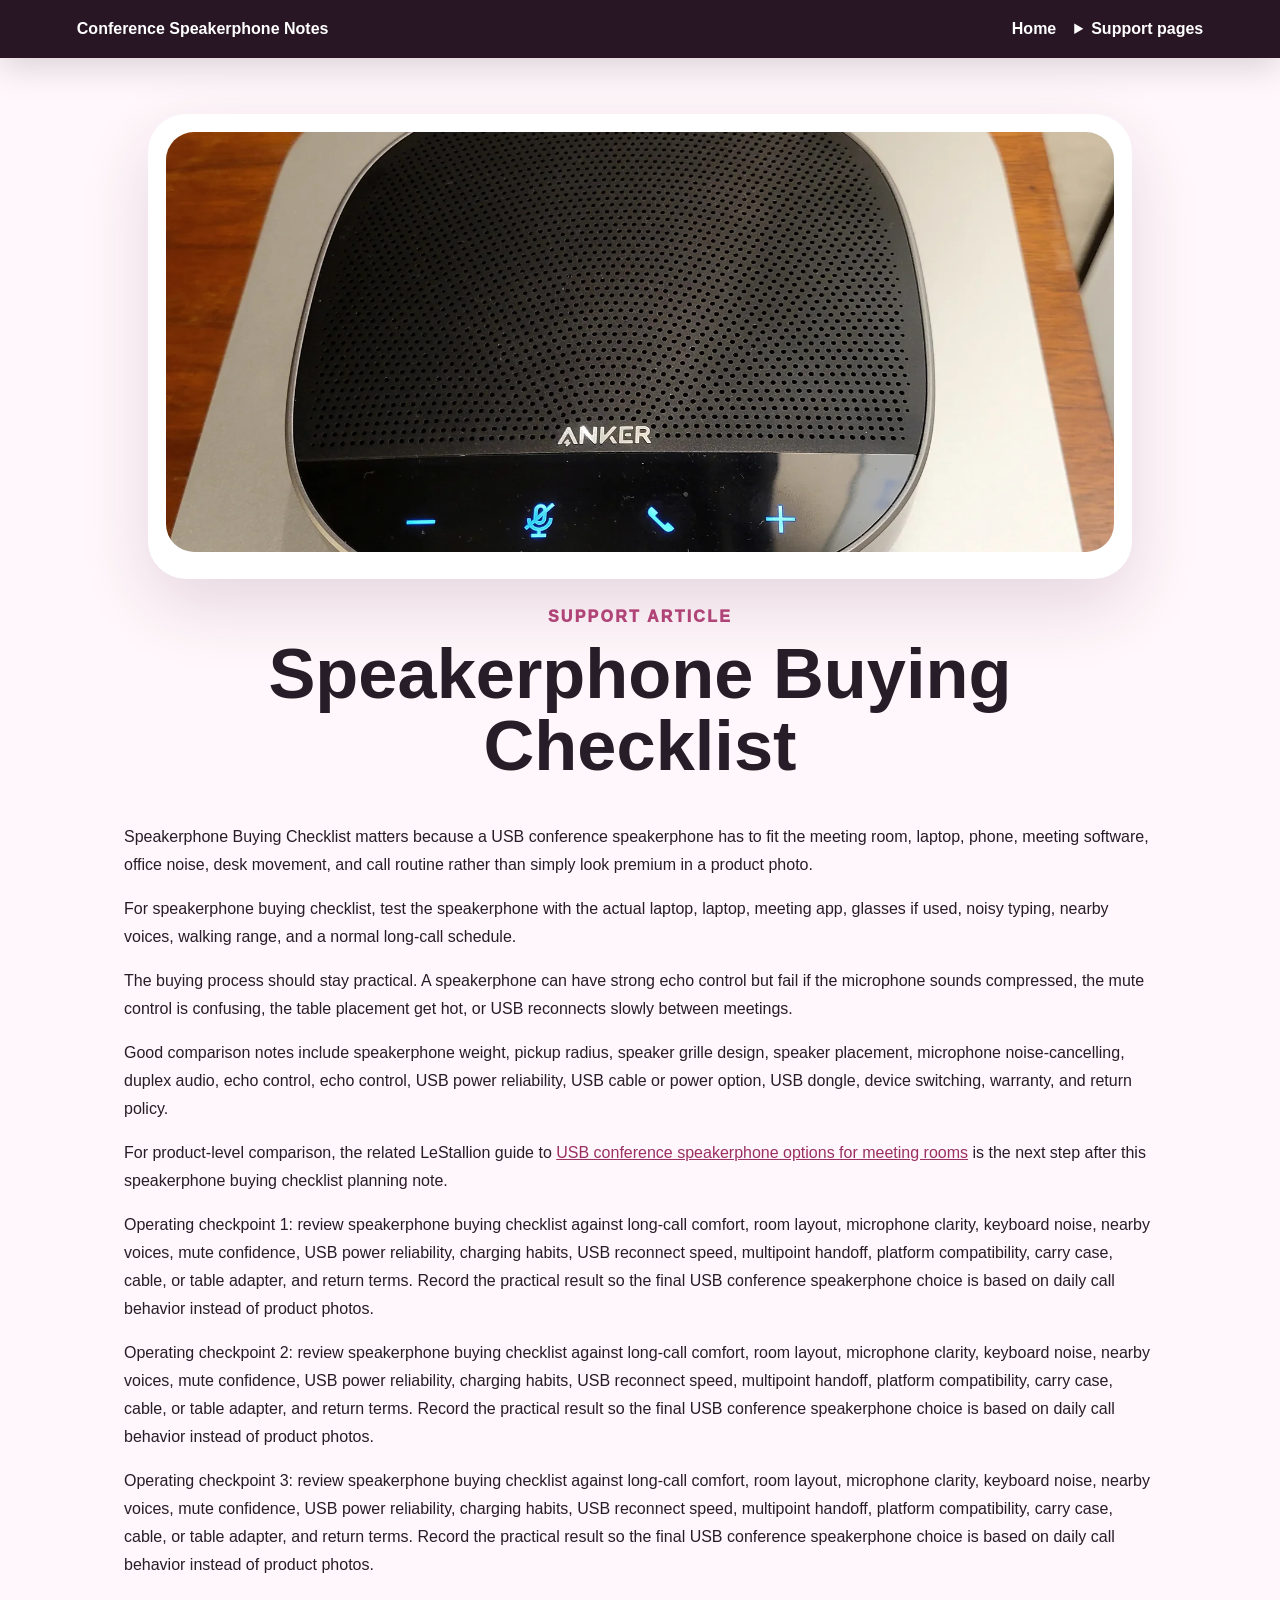
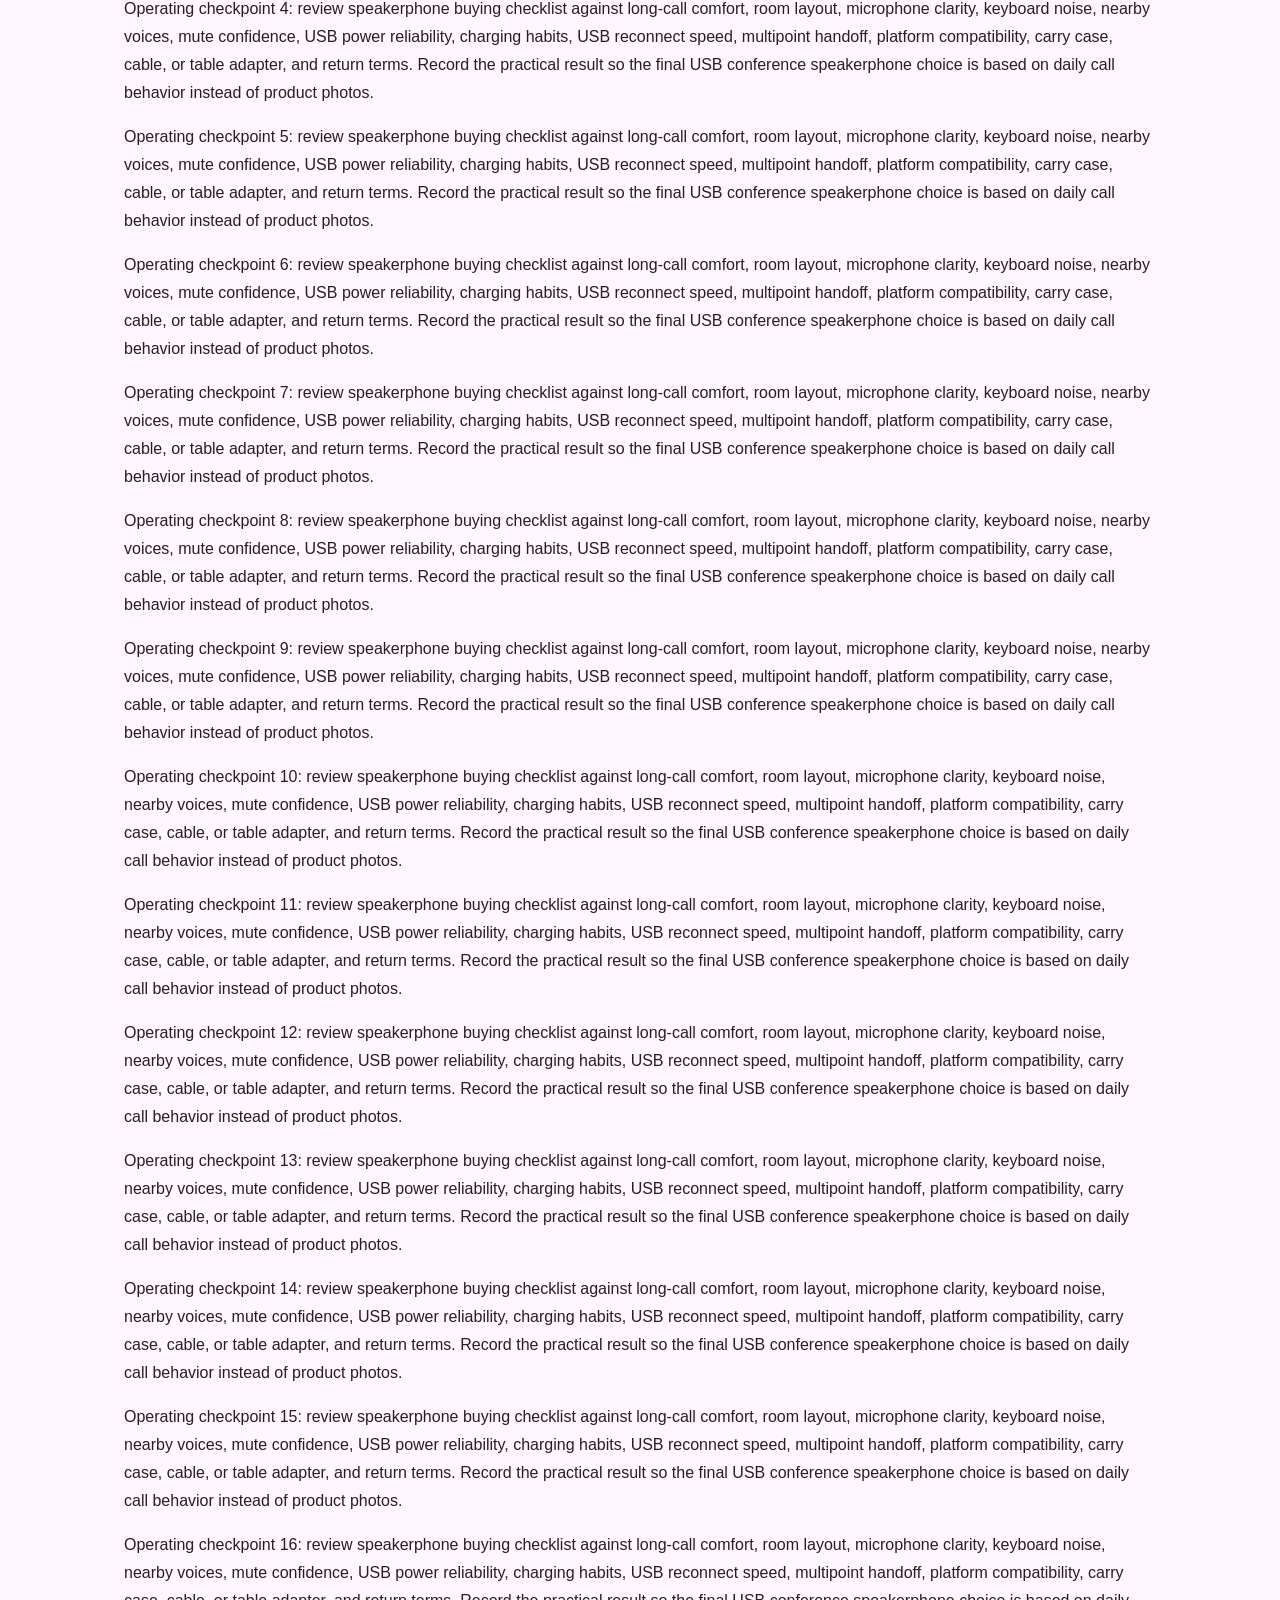
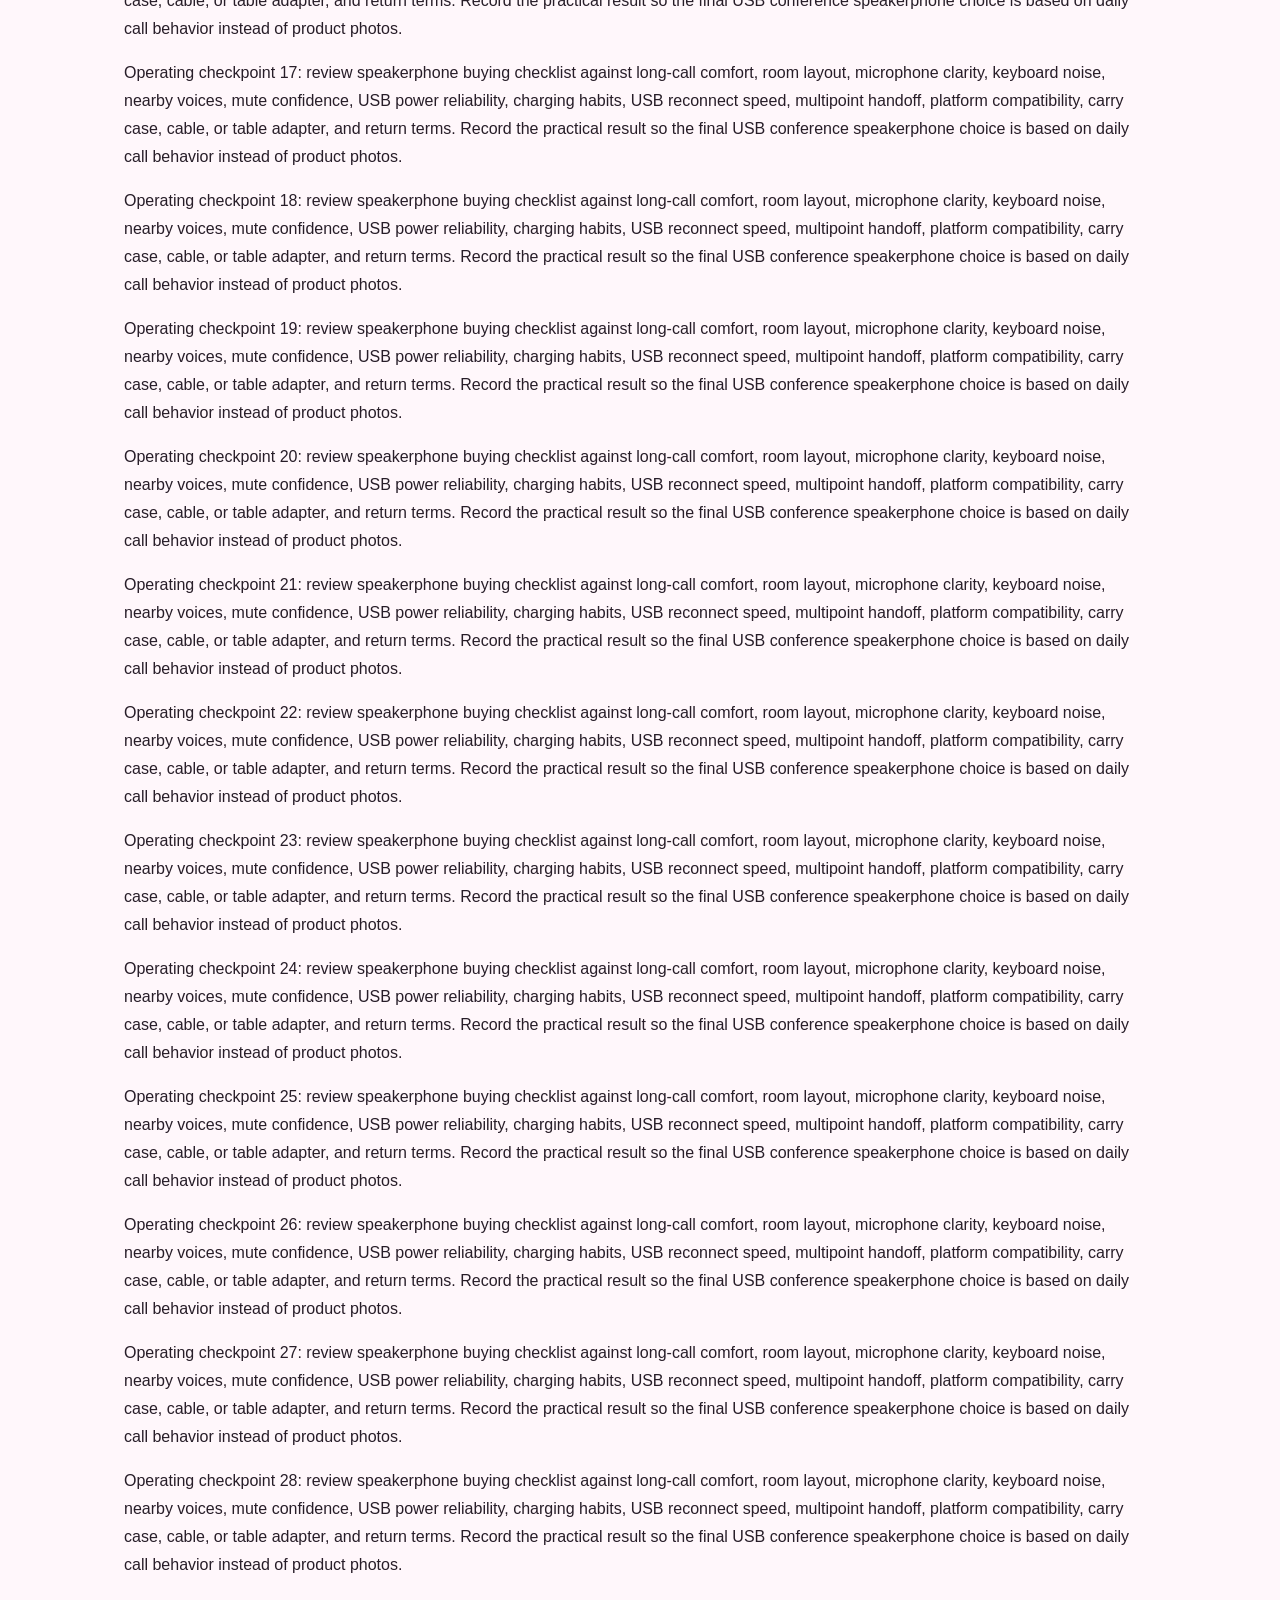
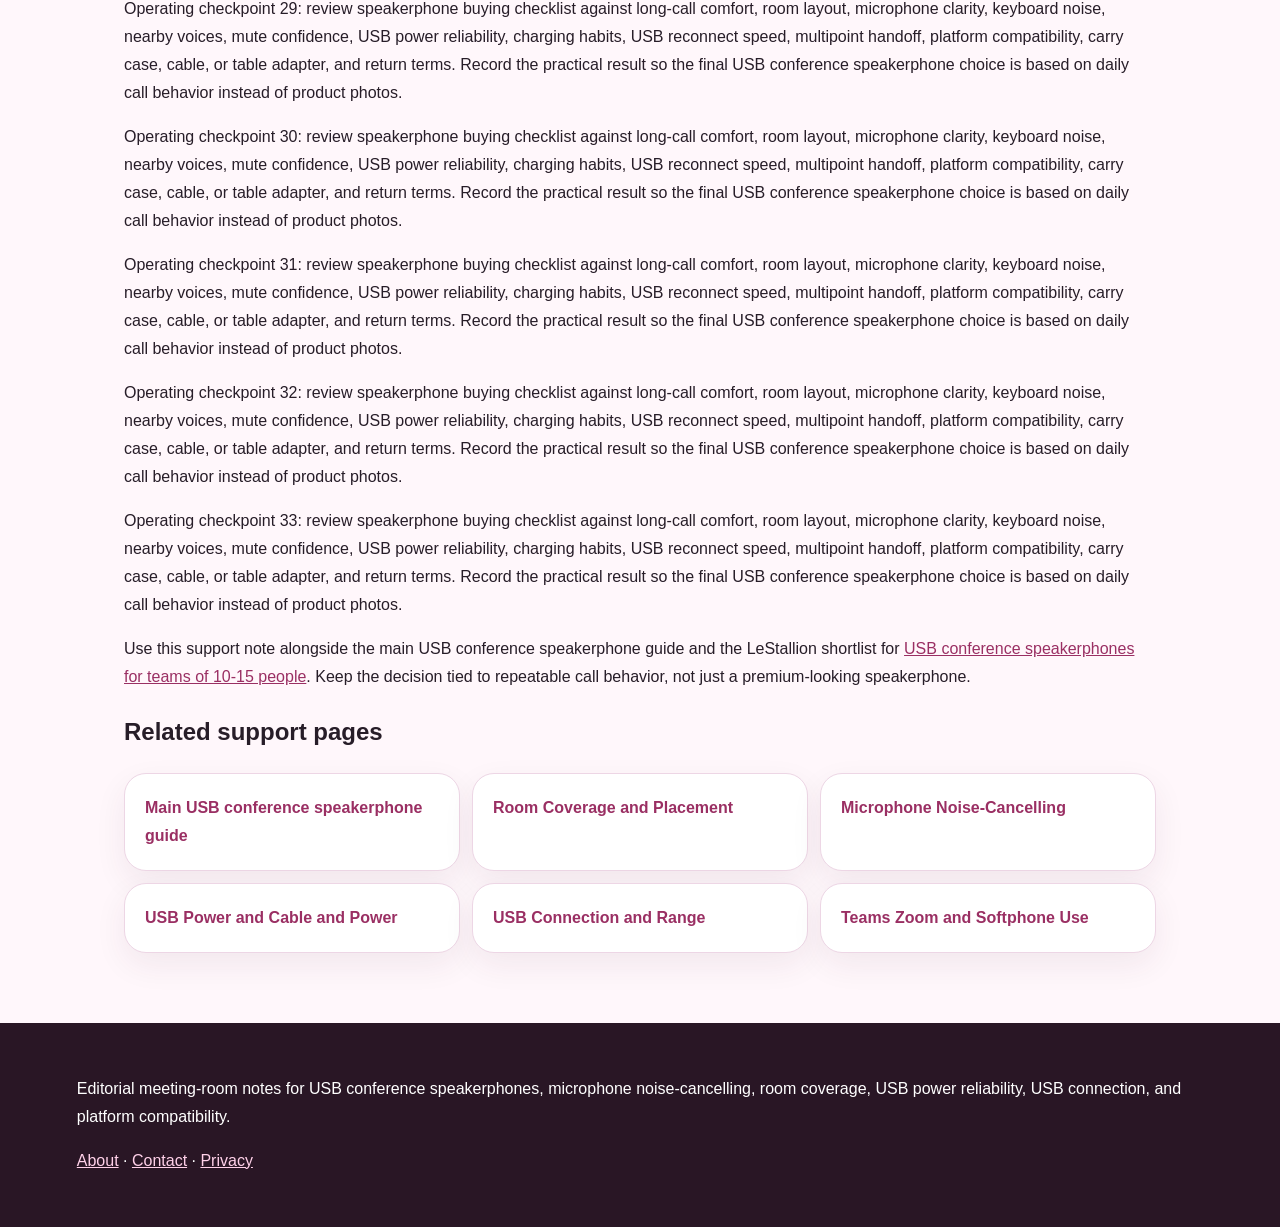
<file: speakerphone-buying-checklist.html>
<!doctype html><html lang="en"><head><meta charset="utf-8"><meta name="viewport" content="width=device-width,initial-scale=1"><title>Speakerphone Buying Checklist</title><meta name="description" content="Planning note for Speakerphone Buying Checklist when choosing USB conference speakerphones for teams of 10-15 people."><link rel="canonical" href="https://armaragex.github.io/lestallion-usb-conference-speakerphone-511/speakerphone-buying-checklist.html"><link rel="stylesheet" href="style.css"><script type="application/ld+json">{"@context": "https://schema.org", "@type": "Article", "headline": "Speakerphone Buying Checklist", "mainEntityOfPage": "https://armaragex.github.io/lestallion-usb-conference-speakerphone-511/speakerphone-buying-checklist.html"}</script></head><body><header><a class="brand" href="index.html">Conference Speakerphone Notes</a><nav><a href="index.html">Home</a><details><summary>Support pages</summary><div><a href="room-coverage-and-placement.html">Room Coverage and Placement</a><a href="microphone-noise-cancelling.html">Microphone Noise-Cancelling</a><a href="battery-and-charging.html">USB Power and Cable and Power</a><a href="bluetooth-range-and-pairing.html">USB Connection and Range</a><a href="teams-zoom-and-softphone-use.html">Teams Zoom and Softphone Use</a><a href="speakerphone-buying-checklist.html">Speakerphone Buying Checklist</a></div></details></nav></header><main class="wrap"><section class="hero"><div class="frame"><img src="assets/speakerphone-detail-table.webp" alt="USB conference speakerphone speakerphone placement planning detail"></div><div class="kicker">support article</div><h1>Speakerphone Buying Checklist</h1></section><p>Speakerphone Buying Checklist matters because a USB conference speakerphone has to fit the meeting room, laptop, phone, meeting software, office noise, desk movement, and call routine rather than simply look premium in a product photo.</p><p>For speakerphone buying checklist, test the speakerphone with the actual laptop, laptop, meeting app, glasses if used, noisy typing, nearby voices, walking range, and a normal long-call schedule.</p><p>The buying process should stay practical. A speakerphone can have strong echo control but fail if the microphone sounds compressed, the mute control is confusing, the table placement get hot, or USB reconnects slowly between meetings.</p><p>Good comparison notes include speakerphone weight, pickup radius, speaker grille design, speaker placement, microphone noise-cancelling, duplex audio, echo control, echo control, USB power reliability, USB cable or power option, USB dongle, device switching, warranty, and return policy.</p><p>For product-level comparison, the related LeStallion guide to <a href="https://lestallion.com/blogs/product-reviews/best-usb-conference-speakerphone-for-teams-of-10-15-people">USB conference speakerphone options for meeting rooms</a> is the next step after this speakerphone buying checklist planning note.</p><p>Operating checkpoint 1: review speakerphone buying checklist against long-call comfort, room layout, microphone clarity, keyboard noise, nearby voices, mute confidence, USB power reliability, charging habits, USB reconnect speed, multipoint handoff, platform compatibility, carry case, cable, or table adapter, and return terms. Record the practical result so the final USB conference speakerphone choice is based on daily call behavior instead of product photos.</p><p>Operating checkpoint 2: review speakerphone buying checklist against long-call comfort, room layout, microphone clarity, keyboard noise, nearby voices, mute confidence, USB power reliability, charging habits, USB reconnect speed, multipoint handoff, platform compatibility, carry case, cable, or table adapter, and return terms. Record the practical result so the final USB conference speakerphone choice is based on daily call behavior instead of product photos.</p><p>Operating checkpoint 3: review speakerphone buying checklist against long-call comfort, room layout, microphone clarity, keyboard noise, nearby voices, mute confidence, USB power reliability, charging habits, USB reconnect speed, multipoint handoff, platform compatibility, carry case, cable, or table adapter, and return terms. Record the practical result so the final USB conference speakerphone choice is based on daily call behavior instead of product photos.</p><p>Operating checkpoint 4: review speakerphone buying checklist against long-call comfort, room layout, microphone clarity, keyboard noise, nearby voices, mute confidence, USB power reliability, charging habits, USB reconnect speed, multipoint handoff, platform compatibility, carry case, cable, or table adapter, and return terms. Record the practical result so the final USB conference speakerphone choice is based on daily call behavior instead of product photos.</p><p>Operating checkpoint 5: review speakerphone buying checklist against long-call comfort, room layout, microphone clarity, keyboard noise, nearby voices, mute confidence, USB power reliability, charging habits, USB reconnect speed, multipoint handoff, platform compatibility, carry case, cable, or table adapter, and return terms. Record the practical result so the final USB conference speakerphone choice is based on daily call behavior instead of product photos.</p><p>Operating checkpoint 6: review speakerphone buying checklist against long-call comfort, room layout, microphone clarity, keyboard noise, nearby voices, mute confidence, USB power reliability, charging habits, USB reconnect speed, multipoint handoff, platform compatibility, carry case, cable, or table adapter, and return terms. Record the practical result so the final USB conference speakerphone choice is based on daily call behavior instead of product photos.</p><p>Operating checkpoint 7: review speakerphone buying checklist against long-call comfort, room layout, microphone clarity, keyboard noise, nearby voices, mute confidence, USB power reliability, charging habits, USB reconnect speed, multipoint handoff, platform compatibility, carry case, cable, or table adapter, and return terms. Record the practical result so the final USB conference speakerphone choice is based on daily call behavior instead of product photos.</p><p>Operating checkpoint 8: review speakerphone buying checklist against long-call comfort, room layout, microphone clarity, keyboard noise, nearby voices, mute confidence, USB power reliability, charging habits, USB reconnect speed, multipoint handoff, platform compatibility, carry case, cable, or table adapter, and return terms. Record the practical result so the final USB conference speakerphone choice is based on daily call behavior instead of product photos.</p><p>Operating checkpoint 9: review speakerphone buying checklist against long-call comfort, room layout, microphone clarity, keyboard noise, nearby voices, mute confidence, USB power reliability, charging habits, USB reconnect speed, multipoint handoff, platform compatibility, carry case, cable, or table adapter, and return terms. Record the practical result so the final USB conference speakerphone choice is based on daily call behavior instead of product photos.</p><p>Operating checkpoint 10: review speakerphone buying checklist against long-call comfort, room layout, microphone clarity, keyboard noise, nearby voices, mute confidence, USB power reliability, charging habits, USB reconnect speed, multipoint handoff, platform compatibility, carry case, cable, or table adapter, and return terms. Record the practical result so the final USB conference speakerphone choice is based on daily call behavior instead of product photos.</p><p>Operating checkpoint 11: review speakerphone buying checklist against long-call comfort, room layout, microphone clarity, keyboard noise, nearby voices, mute confidence, USB power reliability, charging habits, USB reconnect speed, multipoint handoff, platform compatibility, carry case, cable, or table adapter, and return terms. Record the practical result so the final USB conference speakerphone choice is based on daily call behavior instead of product photos.</p><p>Operating checkpoint 12: review speakerphone buying checklist against long-call comfort, room layout, microphone clarity, keyboard noise, nearby voices, mute confidence, USB power reliability, charging habits, USB reconnect speed, multipoint handoff, platform compatibility, carry case, cable, or table adapter, and return terms. Record the practical result so the final USB conference speakerphone choice is based on daily call behavior instead of product photos.</p><p>Operating checkpoint 13: review speakerphone buying checklist against long-call comfort, room layout, microphone clarity, keyboard noise, nearby voices, mute confidence, USB power reliability, charging habits, USB reconnect speed, multipoint handoff, platform compatibility, carry case, cable, or table adapter, and return terms. Record the practical result so the final USB conference speakerphone choice is based on daily call behavior instead of product photos.</p><p>Operating checkpoint 14: review speakerphone buying checklist against long-call comfort, room layout, microphone clarity, keyboard noise, nearby voices, mute confidence, USB power reliability, charging habits, USB reconnect speed, multipoint handoff, platform compatibility, carry case, cable, or table adapter, and return terms. Record the practical result so the final USB conference speakerphone choice is based on daily call behavior instead of product photos.</p><p>Operating checkpoint 15: review speakerphone buying checklist against long-call comfort, room layout, microphone clarity, keyboard noise, nearby voices, mute confidence, USB power reliability, charging habits, USB reconnect speed, multipoint handoff, platform compatibility, carry case, cable, or table adapter, and return terms. Record the practical result so the final USB conference speakerphone choice is based on daily call behavior instead of product photos.</p><p>Operating checkpoint 16: review speakerphone buying checklist against long-call comfort, room layout, microphone clarity, keyboard noise, nearby voices, mute confidence, USB power reliability, charging habits, USB reconnect speed, multipoint handoff, platform compatibility, carry case, cable, or table adapter, and return terms. Record the practical result so the final USB conference speakerphone choice is based on daily call behavior instead of product photos.</p><p>Operating checkpoint 17: review speakerphone buying checklist against long-call comfort, room layout, microphone clarity, keyboard noise, nearby voices, mute confidence, USB power reliability, charging habits, USB reconnect speed, multipoint handoff, platform compatibility, carry case, cable, or table adapter, and return terms. Record the practical result so the final USB conference speakerphone choice is based on daily call behavior instead of product photos.</p><p>Operating checkpoint 18: review speakerphone buying checklist against long-call comfort, room layout, microphone clarity, keyboard noise, nearby voices, mute confidence, USB power reliability, charging habits, USB reconnect speed, multipoint handoff, platform compatibility, carry case, cable, or table adapter, and return terms. Record the practical result so the final USB conference speakerphone choice is based on daily call behavior instead of product photos.</p><p>Operating checkpoint 19: review speakerphone buying checklist against long-call comfort, room layout, microphone clarity, keyboard noise, nearby voices, mute confidence, USB power reliability, charging habits, USB reconnect speed, multipoint handoff, platform compatibility, carry case, cable, or table adapter, and return terms. Record the practical result so the final USB conference speakerphone choice is based on daily call behavior instead of product photos.</p><p>Operating checkpoint 20: review speakerphone buying checklist against long-call comfort, room layout, microphone clarity, keyboard noise, nearby voices, mute confidence, USB power reliability, charging habits, USB reconnect speed, multipoint handoff, platform compatibility, carry case, cable, or table adapter, and return terms. Record the practical result so the final USB conference speakerphone choice is based on daily call behavior instead of product photos.</p><p>Operating checkpoint 21: review speakerphone buying checklist against long-call comfort, room layout, microphone clarity, keyboard noise, nearby voices, mute confidence, USB power reliability, charging habits, USB reconnect speed, multipoint handoff, platform compatibility, carry case, cable, or table adapter, and return terms. Record the practical result so the final USB conference speakerphone choice is based on daily call behavior instead of product photos.</p><p>Operating checkpoint 22: review speakerphone buying checklist against long-call comfort, room layout, microphone clarity, keyboard noise, nearby voices, mute confidence, USB power reliability, charging habits, USB reconnect speed, multipoint handoff, platform compatibility, carry case, cable, or table adapter, and return terms. Record the practical result so the final USB conference speakerphone choice is based on daily call behavior instead of product photos.</p><p>Operating checkpoint 23: review speakerphone buying checklist against long-call comfort, room layout, microphone clarity, keyboard noise, nearby voices, mute confidence, USB power reliability, charging habits, USB reconnect speed, multipoint handoff, platform compatibility, carry case, cable, or table adapter, and return terms. Record the practical result so the final USB conference speakerphone choice is based on daily call behavior instead of product photos.</p><p>Operating checkpoint 24: review speakerphone buying checklist against long-call comfort, room layout, microphone clarity, keyboard noise, nearby voices, mute confidence, USB power reliability, charging habits, USB reconnect speed, multipoint handoff, platform compatibility, carry case, cable, or table adapter, and return terms. Record the practical result so the final USB conference speakerphone choice is based on daily call behavior instead of product photos.</p><p>Operating checkpoint 25: review speakerphone buying checklist against long-call comfort, room layout, microphone clarity, keyboard noise, nearby voices, mute confidence, USB power reliability, charging habits, USB reconnect speed, multipoint handoff, platform compatibility, carry case, cable, or table adapter, and return terms. Record the practical result so the final USB conference speakerphone choice is based on daily call behavior instead of product photos.</p><p>Operating checkpoint 26: review speakerphone buying checklist against long-call comfort, room layout, microphone clarity, keyboard noise, nearby voices, mute confidence, USB power reliability, charging habits, USB reconnect speed, multipoint handoff, platform compatibility, carry case, cable, or table adapter, and return terms. Record the practical result so the final USB conference speakerphone choice is based on daily call behavior instead of product photos.</p><p>Operating checkpoint 27: review speakerphone buying checklist against long-call comfort, room layout, microphone clarity, keyboard noise, nearby voices, mute confidence, USB power reliability, charging habits, USB reconnect speed, multipoint handoff, platform compatibility, carry case, cable, or table adapter, and return terms. Record the practical result so the final USB conference speakerphone choice is based on daily call behavior instead of product photos.</p><p>Operating checkpoint 28: review speakerphone buying checklist against long-call comfort, room layout, microphone clarity, keyboard noise, nearby voices, mute confidence, USB power reliability, charging habits, USB reconnect speed, multipoint handoff, platform compatibility, carry case, cable, or table adapter, and return terms. Record the practical result so the final USB conference speakerphone choice is based on daily call behavior instead of product photos.</p><p>Operating checkpoint 29: review speakerphone buying checklist against long-call comfort, room layout, microphone clarity, keyboard noise, nearby voices, mute confidence, USB power reliability, charging habits, USB reconnect speed, multipoint handoff, platform compatibility, carry case, cable, or table adapter, and return terms. Record the practical result so the final USB conference speakerphone choice is based on daily call behavior instead of product photos.</p><p>Operating checkpoint 30: review speakerphone buying checklist against long-call comfort, room layout, microphone clarity, keyboard noise, nearby voices, mute confidence, USB power reliability, charging habits, USB reconnect speed, multipoint handoff, platform compatibility, carry case, cable, or table adapter, and return terms. Record the practical result so the final USB conference speakerphone choice is based on daily call behavior instead of product photos.</p><p>Operating checkpoint 31: review speakerphone buying checklist against long-call comfort, room layout, microphone clarity, keyboard noise, nearby voices, mute confidence, USB power reliability, charging habits, USB reconnect speed, multipoint handoff, platform compatibility, carry case, cable, or table adapter, and return terms. Record the practical result so the final USB conference speakerphone choice is based on daily call behavior instead of product photos.</p><p>Operating checkpoint 32: review speakerphone buying checklist against long-call comfort, room layout, microphone clarity, keyboard noise, nearby voices, mute confidence, USB power reliability, charging habits, USB reconnect speed, multipoint handoff, platform compatibility, carry case, cable, or table adapter, and return terms. Record the practical result so the final USB conference speakerphone choice is based on daily call behavior instead of product photos.</p><p>Operating checkpoint 33: review speakerphone buying checklist against long-call comfort, room layout, microphone clarity, keyboard noise, nearby voices, mute confidence, USB power reliability, charging habits, USB reconnect speed, multipoint handoff, platform compatibility, carry case, cable, or table adapter, and return terms. Record the practical result so the final USB conference speakerphone choice is based on daily call behavior instead of product photos.</p><p>Use this support note alongside the main USB conference speakerphone guide and the LeStallion shortlist for <a href="https://lestallion.com/blogs/product-reviews/best-usb-conference-speakerphone-for-teams-of-10-15-people">USB conference speakerphones for teams of 10-15 people</a>. Keep the decision tied to repeatable call behavior, not just a premium-looking speakerphone.</p><section><h2>Related support pages</h2><div class="peer-grid"><a href="index.html">Main USB conference speakerphone guide</a><a href="room-coverage-and-placement.html">Room Coverage and Placement</a><a href="microphone-noise-cancelling.html">Microphone Noise-Cancelling</a><a href="battery-and-charging.html">USB Power and Cable and Power</a><a href="bluetooth-range-and-pairing.html">USB Connection and Range</a><a href="teams-zoom-and-softphone-use.html">Teams Zoom and Softphone Use</a></div></section></main><footer><p>Editorial meeting-room notes for USB conference speakerphones, microphone noise-cancelling, room coverage, USB power reliability, USB connection, and platform compatibility.</p><p><a href="about.html">About</a> · <a href="contact.html">Contact</a> · <a href="privacy.html">Privacy</a></p></footer></body></html>
</file>
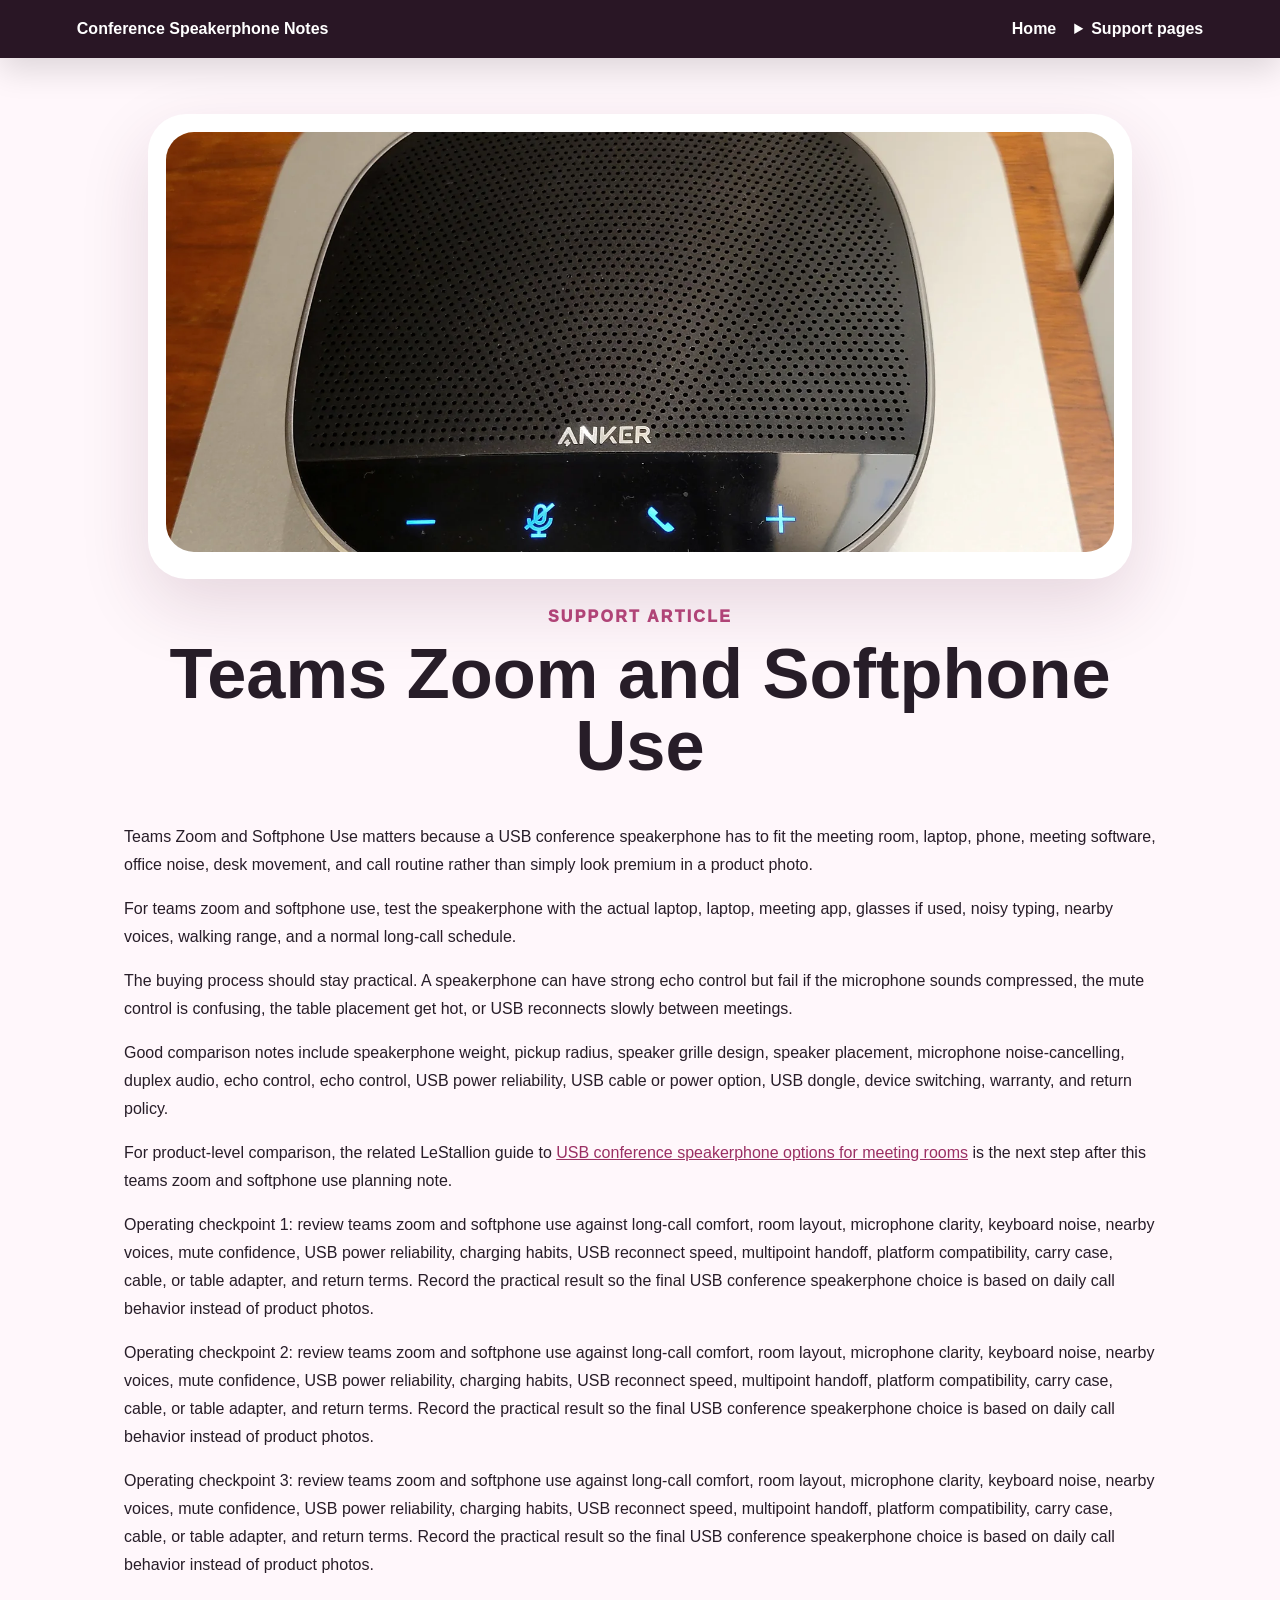
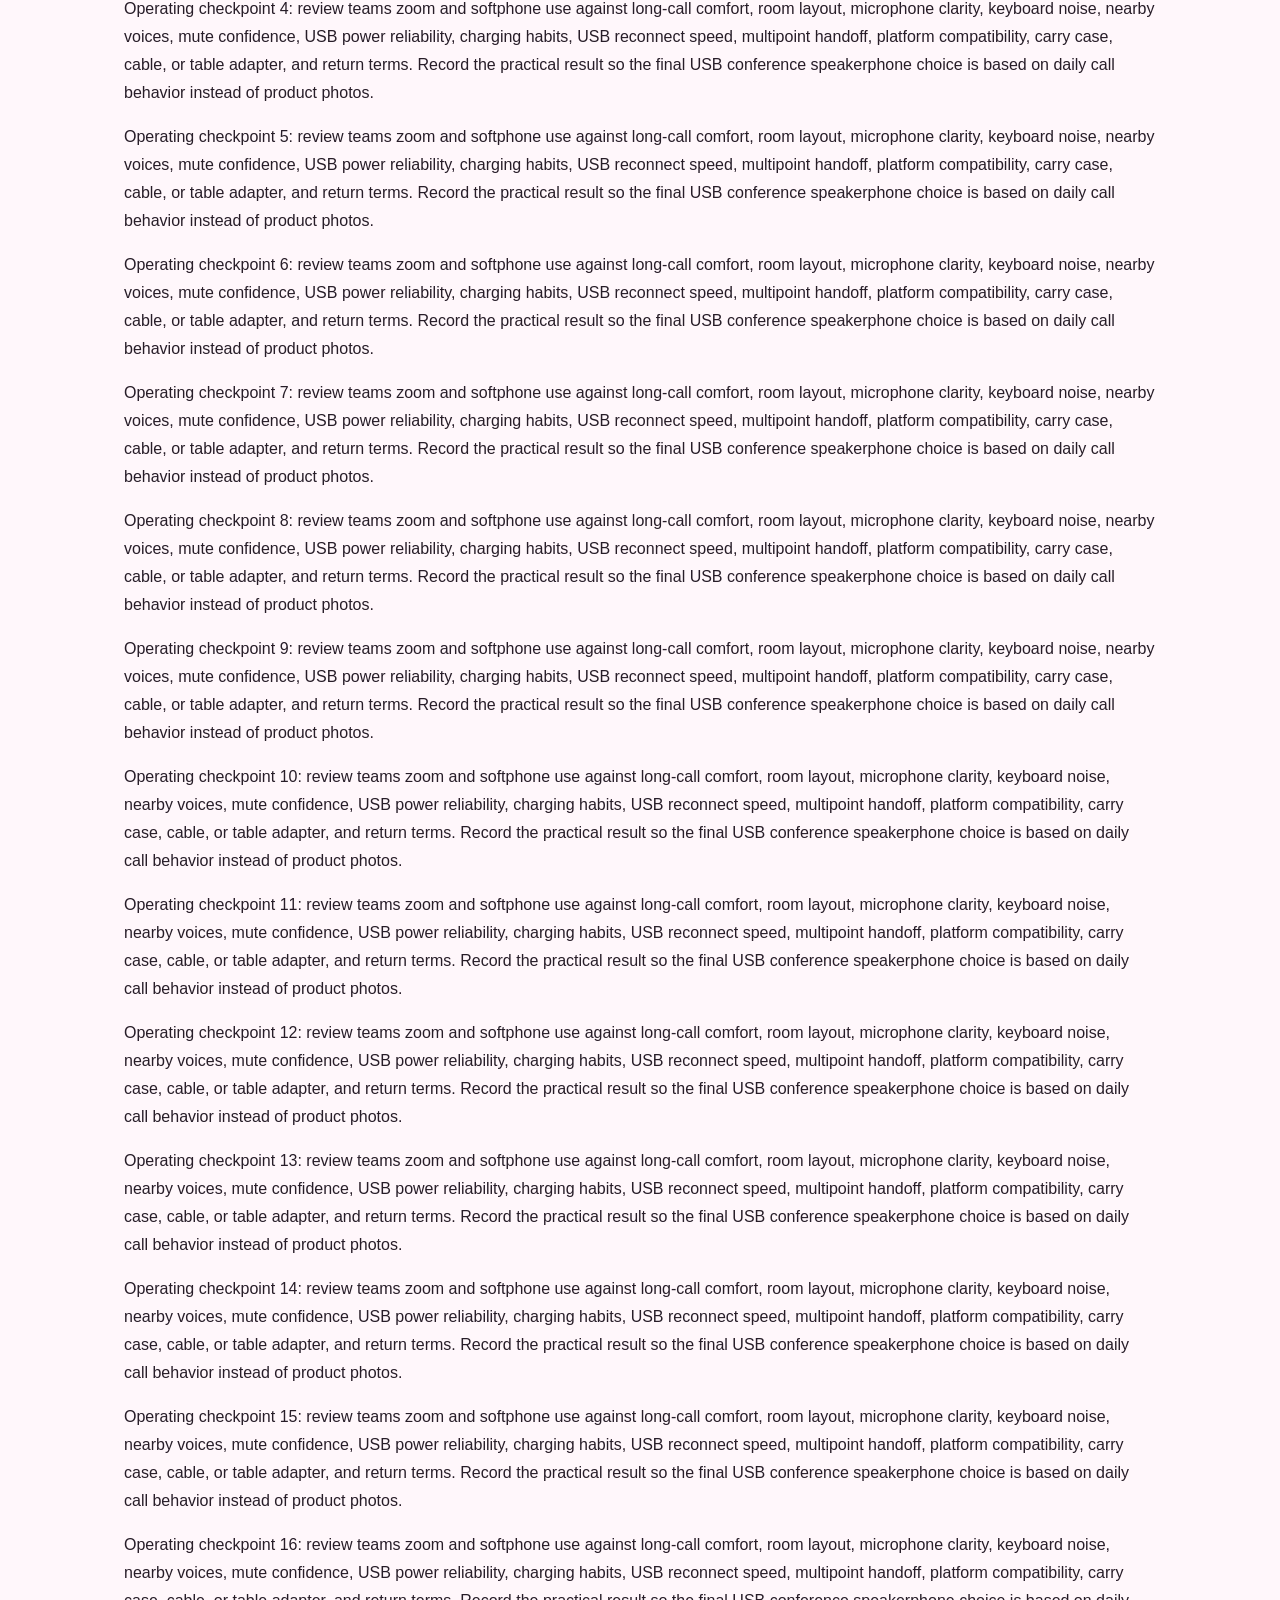
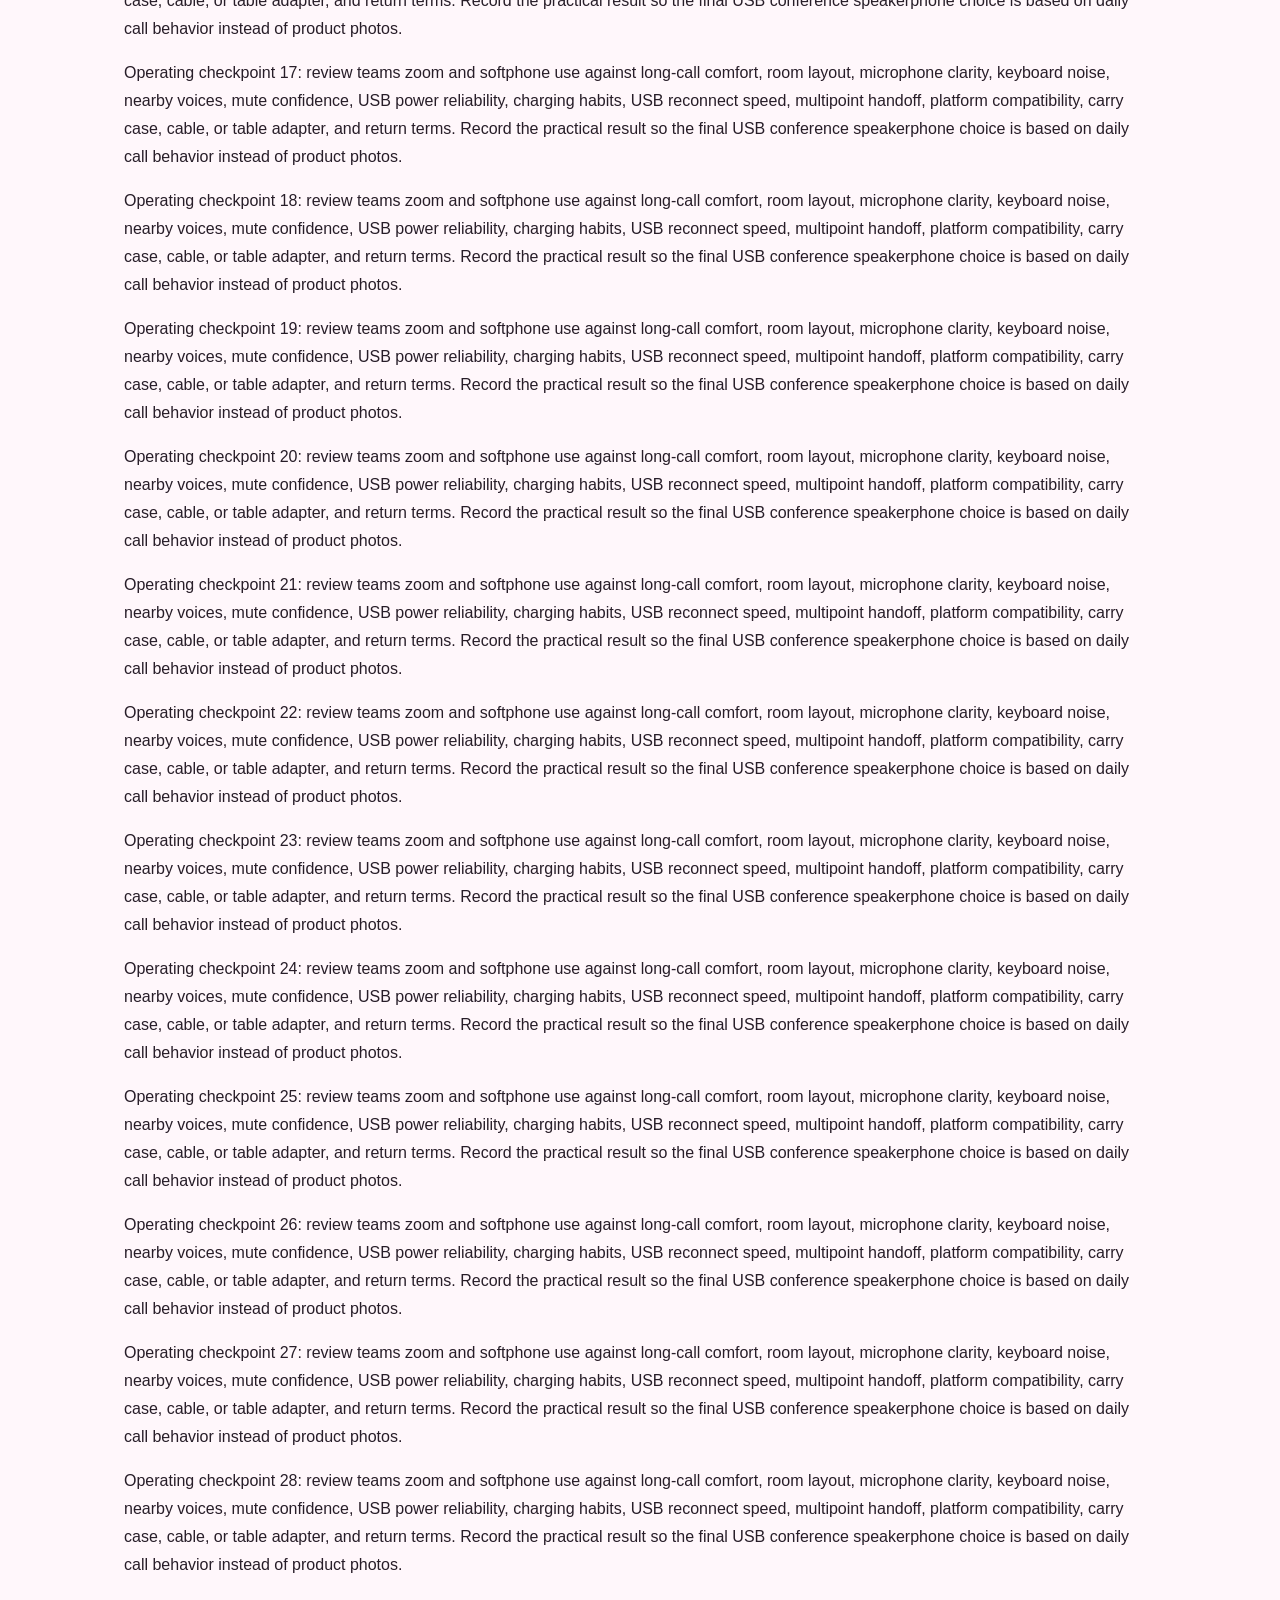
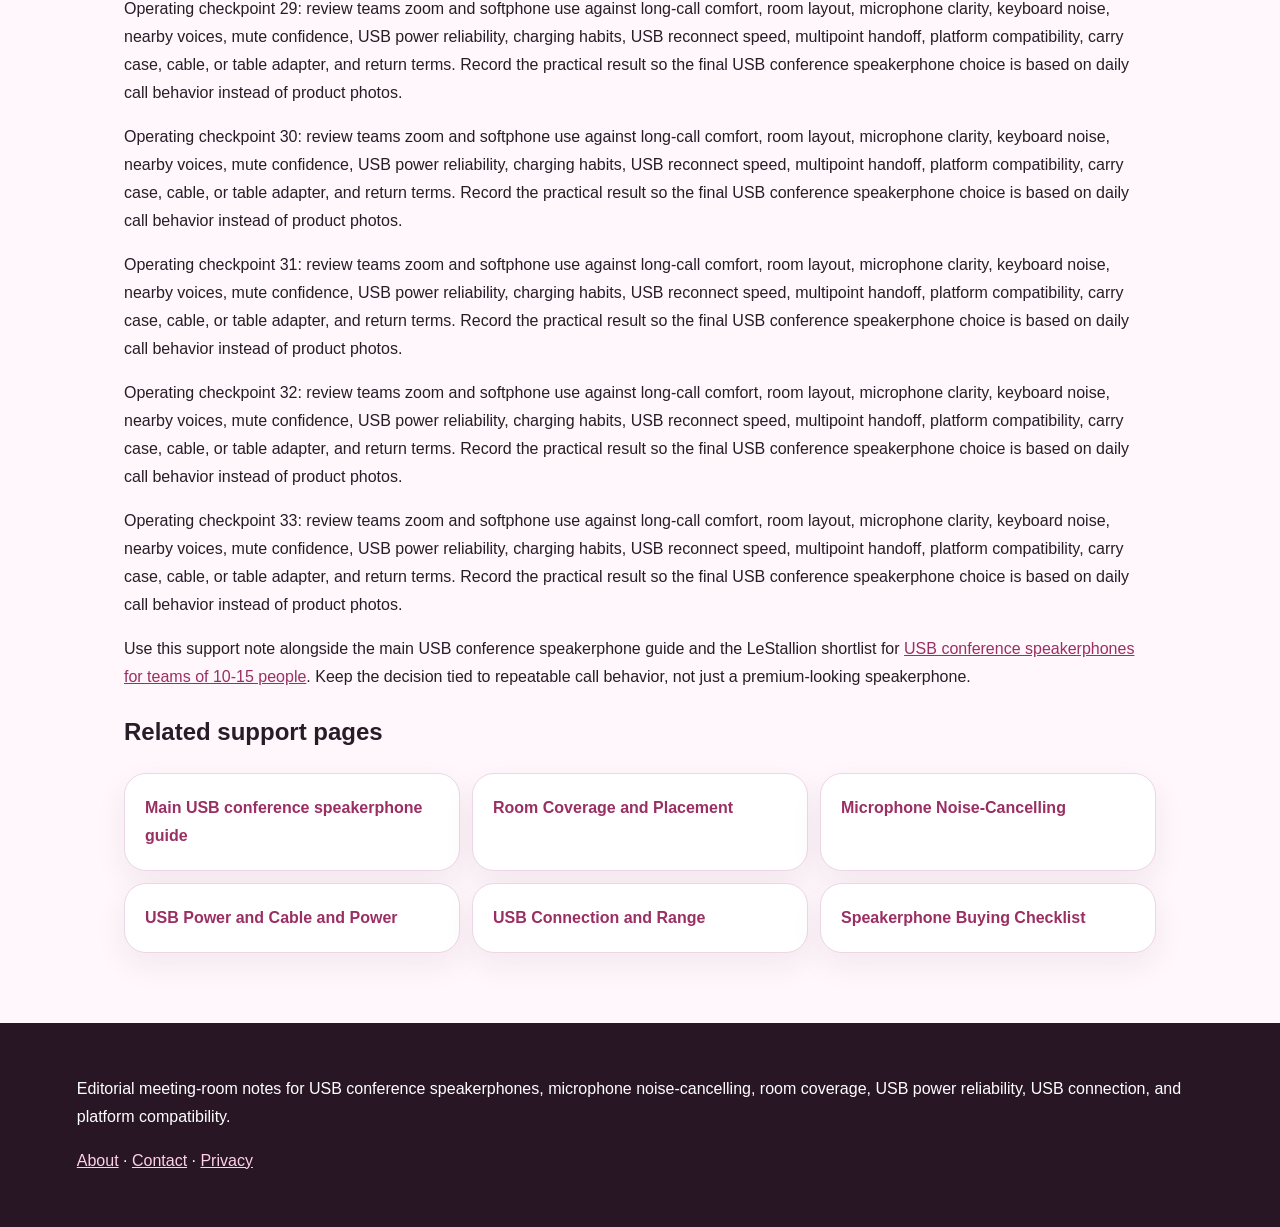
<file: teams-zoom-and-softphone-use.html>
<!doctype html><html lang="en"><head><meta charset="utf-8"><meta name="viewport" content="width=device-width,initial-scale=1"><title>Teams Zoom and Softphone Use</title><meta name="description" content="Planning note for Teams Zoom and Softphone Use when choosing USB conference speakerphones for teams of 10-15 people."><link rel="canonical" href="https://armaragex.github.io/lestallion-usb-conference-speakerphone-511/teams-zoom-and-softphone-use.html"><link rel="stylesheet" href="style.css"><script type="application/ld+json">{"@context": "https://schema.org", "@type": "Article", "headline": "Teams Zoom and Softphone Use", "mainEntityOfPage": "https://armaragex.github.io/lestallion-usb-conference-speakerphone-511/teams-zoom-and-softphone-use.html"}</script></head><body><header><a class="brand" href="index.html">Conference Speakerphone Notes</a><nav><a href="index.html">Home</a><details><summary>Support pages</summary><div><a href="room-coverage-and-placement.html">Room Coverage and Placement</a><a href="microphone-noise-cancelling.html">Microphone Noise-Cancelling</a><a href="battery-and-charging.html">USB Power and Cable and Power</a><a href="bluetooth-range-and-pairing.html">USB Connection and Range</a><a href="teams-zoom-and-softphone-use.html">Teams Zoom and Softphone Use</a><a href="speakerphone-buying-checklist.html">Speakerphone Buying Checklist</a></div></details></nav></header><main class="wrap"><section class="hero"><div class="frame"><img src="assets/speakerphone-detail-table.webp" alt="USB conference speakerphone speakerphone placement planning detail"></div><div class="kicker">support article</div><h1>Teams Zoom and Softphone Use</h1></section><p>Teams Zoom and Softphone Use matters because a USB conference speakerphone has to fit the meeting room, laptop, phone, meeting software, office noise, desk movement, and call routine rather than simply look premium in a product photo.</p><p>For teams zoom and softphone use, test the speakerphone with the actual laptop, laptop, meeting app, glasses if used, noisy typing, nearby voices, walking range, and a normal long-call schedule.</p><p>The buying process should stay practical. A speakerphone can have strong echo control but fail if the microphone sounds compressed, the mute control is confusing, the table placement get hot, or USB reconnects slowly between meetings.</p><p>Good comparison notes include speakerphone weight, pickup radius, speaker grille design, speaker placement, microphone noise-cancelling, duplex audio, echo control, echo control, USB power reliability, USB cable or power option, USB dongle, device switching, warranty, and return policy.</p><p>For product-level comparison, the related LeStallion guide to <a href="https://lestallion.com/blogs/product-reviews/best-usb-conference-speakerphone-for-teams-of-10-15-people">USB conference speakerphone options for meeting rooms</a> is the next step after this teams zoom and softphone use planning note.</p><p>Operating checkpoint 1: review teams zoom and softphone use against long-call comfort, room layout, microphone clarity, keyboard noise, nearby voices, mute confidence, USB power reliability, charging habits, USB reconnect speed, multipoint handoff, platform compatibility, carry case, cable, or table adapter, and return terms. Record the practical result so the final USB conference speakerphone choice is based on daily call behavior instead of product photos.</p><p>Operating checkpoint 2: review teams zoom and softphone use against long-call comfort, room layout, microphone clarity, keyboard noise, nearby voices, mute confidence, USB power reliability, charging habits, USB reconnect speed, multipoint handoff, platform compatibility, carry case, cable, or table adapter, and return terms. Record the practical result so the final USB conference speakerphone choice is based on daily call behavior instead of product photos.</p><p>Operating checkpoint 3: review teams zoom and softphone use against long-call comfort, room layout, microphone clarity, keyboard noise, nearby voices, mute confidence, USB power reliability, charging habits, USB reconnect speed, multipoint handoff, platform compatibility, carry case, cable, or table adapter, and return terms. Record the practical result so the final USB conference speakerphone choice is based on daily call behavior instead of product photos.</p><p>Operating checkpoint 4: review teams zoom and softphone use against long-call comfort, room layout, microphone clarity, keyboard noise, nearby voices, mute confidence, USB power reliability, charging habits, USB reconnect speed, multipoint handoff, platform compatibility, carry case, cable, or table adapter, and return terms. Record the practical result so the final USB conference speakerphone choice is based on daily call behavior instead of product photos.</p><p>Operating checkpoint 5: review teams zoom and softphone use against long-call comfort, room layout, microphone clarity, keyboard noise, nearby voices, mute confidence, USB power reliability, charging habits, USB reconnect speed, multipoint handoff, platform compatibility, carry case, cable, or table adapter, and return terms. Record the practical result so the final USB conference speakerphone choice is based on daily call behavior instead of product photos.</p><p>Operating checkpoint 6: review teams zoom and softphone use against long-call comfort, room layout, microphone clarity, keyboard noise, nearby voices, mute confidence, USB power reliability, charging habits, USB reconnect speed, multipoint handoff, platform compatibility, carry case, cable, or table adapter, and return terms. Record the practical result so the final USB conference speakerphone choice is based on daily call behavior instead of product photos.</p><p>Operating checkpoint 7: review teams zoom and softphone use against long-call comfort, room layout, microphone clarity, keyboard noise, nearby voices, mute confidence, USB power reliability, charging habits, USB reconnect speed, multipoint handoff, platform compatibility, carry case, cable, or table adapter, and return terms. Record the practical result so the final USB conference speakerphone choice is based on daily call behavior instead of product photos.</p><p>Operating checkpoint 8: review teams zoom and softphone use against long-call comfort, room layout, microphone clarity, keyboard noise, nearby voices, mute confidence, USB power reliability, charging habits, USB reconnect speed, multipoint handoff, platform compatibility, carry case, cable, or table adapter, and return terms. Record the practical result so the final USB conference speakerphone choice is based on daily call behavior instead of product photos.</p><p>Operating checkpoint 9: review teams zoom and softphone use against long-call comfort, room layout, microphone clarity, keyboard noise, nearby voices, mute confidence, USB power reliability, charging habits, USB reconnect speed, multipoint handoff, platform compatibility, carry case, cable, or table adapter, and return terms. Record the practical result so the final USB conference speakerphone choice is based on daily call behavior instead of product photos.</p><p>Operating checkpoint 10: review teams zoom and softphone use against long-call comfort, room layout, microphone clarity, keyboard noise, nearby voices, mute confidence, USB power reliability, charging habits, USB reconnect speed, multipoint handoff, platform compatibility, carry case, cable, or table adapter, and return terms. Record the practical result so the final USB conference speakerphone choice is based on daily call behavior instead of product photos.</p><p>Operating checkpoint 11: review teams zoom and softphone use against long-call comfort, room layout, microphone clarity, keyboard noise, nearby voices, mute confidence, USB power reliability, charging habits, USB reconnect speed, multipoint handoff, platform compatibility, carry case, cable, or table adapter, and return terms. Record the practical result so the final USB conference speakerphone choice is based on daily call behavior instead of product photos.</p><p>Operating checkpoint 12: review teams zoom and softphone use against long-call comfort, room layout, microphone clarity, keyboard noise, nearby voices, mute confidence, USB power reliability, charging habits, USB reconnect speed, multipoint handoff, platform compatibility, carry case, cable, or table adapter, and return terms. Record the practical result so the final USB conference speakerphone choice is based on daily call behavior instead of product photos.</p><p>Operating checkpoint 13: review teams zoom and softphone use against long-call comfort, room layout, microphone clarity, keyboard noise, nearby voices, mute confidence, USB power reliability, charging habits, USB reconnect speed, multipoint handoff, platform compatibility, carry case, cable, or table adapter, and return terms. Record the practical result so the final USB conference speakerphone choice is based on daily call behavior instead of product photos.</p><p>Operating checkpoint 14: review teams zoom and softphone use against long-call comfort, room layout, microphone clarity, keyboard noise, nearby voices, mute confidence, USB power reliability, charging habits, USB reconnect speed, multipoint handoff, platform compatibility, carry case, cable, or table adapter, and return terms. Record the practical result so the final USB conference speakerphone choice is based on daily call behavior instead of product photos.</p><p>Operating checkpoint 15: review teams zoom and softphone use against long-call comfort, room layout, microphone clarity, keyboard noise, nearby voices, mute confidence, USB power reliability, charging habits, USB reconnect speed, multipoint handoff, platform compatibility, carry case, cable, or table adapter, and return terms. Record the practical result so the final USB conference speakerphone choice is based on daily call behavior instead of product photos.</p><p>Operating checkpoint 16: review teams zoom and softphone use against long-call comfort, room layout, microphone clarity, keyboard noise, nearby voices, mute confidence, USB power reliability, charging habits, USB reconnect speed, multipoint handoff, platform compatibility, carry case, cable, or table adapter, and return terms. Record the practical result so the final USB conference speakerphone choice is based on daily call behavior instead of product photos.</p><p>Operating checkpoint 17: review teams zoom and softphone use against long-call comfort, room layout, microphone clarity, keyboard noise, nearby voices, mute confidence, USB power reliability, charging habits, USB reconnect speed, multipoint handoff, platform compatibility, carry case, cable, or table adapter, and return terms. Record the practical result so the final USB conference speakerphone choice is based on daily call behavior instead of product photos.</p><p>Operating checkpoint 18: review teams zoom and softphone use against long-call comfort, room layout, microphone clarity, keyboard noise, nearby voices, mute confidence, USB power reliability, charging habits, USB reconnect speed, multipoint handoff, platform compatibility, carry case, cable, or table adapter, and return terms. Record the practical result so the final USB conference speakerphone choice is based on daily call behavior instead of product photos.</p><p>Operating checkpoint 19: review teams zoom and softphone use against long-call comfort, room layout, microphone clarity, keyboard noise, nearby voices, mute confidence, USB power reliability, charging habits, USB reconnect speed, multipoint handoff, platform compatibility, carry case, cable, or table adapter, and return terms. Record the practical result so the final USB conference speakerphone choice is based on daily call behavior instead of product photos.</p><p>Operating checkpoint 20: review teams zoom and softphone use against long-call comfort, room layout, microphone clarity, keyboard noise, nearby voices, mute confidence, USB power reliability, charging habits, USB reconnect speed, multipoint handoff, platform compatibility, carry case, cable, or table adapter, and return terms. Record the practical result so the final USB conference speakerphone choice is based on daily call behavior instead of product photos.</p><p>Operating checkpoint 21: review teams zoom and softphone use against long-call comfort, room layout, microphone clarity, keyboard noise, nearby voices, mute confidence, USB power reliability, charging habits, USB reconnect speed, multipoint handoff, platform compatibility, carry case, cable, or table adapter, and return terms. Record the practical result so the final USB conference speakerphone choice is based on daily call behavior instead of product photos.</p><p>Operating checkpoint 22: review teams zoom and softphone use against long-call comfort, room layout, microphone clarity, keyboard noise, nearby voices, mute confidence, USB power reliability, charging habits, USB reconnect speed, multipoint handoff, platform compatibility, carry case, cable, or table adapter, and return terms. Record the practical result so the final USB conference speakerphone choice is based on daily call behavior instead of product photos.</p><p>Operating checkpoint 23: review teams zoom and softphone use against long-call comfort, room layout, microphone clarity, keyboard noise, nearby voices, mute confidence, USB power reliability, charging habits, USB reconnect speed, multipoint handoff, platform compatibility, carry case, cable, or table adapter, and return terms. Record the practical result so the final USB conference speakerphone choice is based on daily call behavior instead of product photos.</p><p>Operating checkpoint 24: review teams zoom and softphone use against long-call comfort, room layout, microphone clarity, keyboard noise, nearby voices, mute confidence, USB power reliability, charging habits, USB reconnect speed, multipoint handoff, platform compatibility, carry case, cable, or table adapter, and return terms. Record the practical result so the final USB conference speakerphone choice is based on daily call behavior instead of product photos.</p><p>Operating checkpoint 25: review teams zoom and softphone use against long-call comfort, room layout, microphone clarity, keyboard noise, nearby voices, mute confidence, USB power reliability, charging habits, USB reconnect speed, multipoint handoff, platform compatibility, carry case, cable, or table adapter, and return terms. Record the practical result so the final USB conference speakerphone choice is based on daily call behavior instead of product photos.</p><p>Operating checkpoint 26: review teams zoom and softphone use against long-call comfort, room layout, microphone clarity, keyboard noise, nearby voices, mute confidence, USB power reliability, charging habits, USB reconnect speed, multipoint handoff, platform compatibility, carry case, cable, or table adapter, and return terms. Record the practical result so the final USB conference speakerphone choice is based on daily call behavior instead of product photos.</p><p>Operating checkpoint 27: review teams zoom and softphone use against long-call comfort, room layout, microphone clarity, keyboard noise, nearby voices, mute confidence, USB power reliability, charging habits, USB reconnect speed, multipoint handoff, platform compatibility, carry case, cable, or table adapter, and return terms. Record the practical result so the final USB conference speakerphone choice is based on daily call behavior instead of product photos.</p><p>Operating checkpoint 28: review teams zoom and softphone use against long-call comfort, room layout, microphone clarity, keyboard noise, nearby voices, mute confidence, USB power reliability, charging habits, USB reconnect speed, multipoint handoff, platform compatibility, carry case, cable, or table adapter, and return terms. Record the practical result so the final USB conference speakerphone choice is based on daily call behavior instead of product photos.</p><p>Operating checkpoint 29: review teams zoom and softphone use against long-call comfort, room layout, microphone clarity, keyboard noise, nearby voices, mute confidence, USB power reliability, charging habits, USB reconnect speed, multipoint handoff, platform compatibility, carry case, cable, or table adapter, and return terms. Record the practical result so the final USB conference speakerphone choice is based on daily call behavior instead of product photos.</p><p>Operating checkpoint 30: review teams zoom and softphone use against long-call comfort, room layout, microphone clarity, keyboard noise, nearby voices, mute confidence, USB power reliability, charging habits, USB reconnect speed, multipoint handoff, platform compatibility, carry case, cable, or table adapter, and return terms. Record the practical result so the final USB conference speakerphone choice is based on daily call behavior instead of product photos.</p><p>Operating checkpoint 31: review teams zoom and softphone use against long-call comfort, room layout, microphone clarity, keyboard noise, nearby voices, mute confidence, USB power reliability, charging habits, USB reconnect speed, multipoint handoff, platform compatibility, carry case, cable, or table adapter, and return terms. Record the practical result so the final USB conference speakerphone choice is based on daily call behavior instead of product photos.</p><p>Operating checkpoint 32: review teams zoom and softphone use against long-call comfort, room layout, microphone clarity, keyboard noise, nearby voices, mute confidence, USB power reliability, charging habits, USB reconnect speed, multipoint handoff, platform compatibility, carry case, cable, or table adapter, and return terms. Record the practical result so the final USB conference speakerphone choice is based on daily call behavior instead of product photos.</p><p>Operating checkpoint 33: review teams zoom and softphone use against long-call comfort, room layout, microphone clarity, keyboard noise, nearby voices, mute confidence, USB power reliability, charging habits, USB reconnect speed, multipoint handoff, platform compatibility, carry case, cable, or table adapter, and return terms. Record the practical result so the final USB conference speakerphone choice is based on daily call behavior instead of product photos.</p><p>Use this support note alongside the main USB conference speakerphone guide and the LeStallion shortlist for <a href="https://lestallion.com/blogs/product-reviews/best-usb-conference-speakerphone-for-teams-of-10-15-people">USB conference speakerphones for teams of 10-15 people</a>. Keep the decision tied to repeatable call behavior, not just a premium-looking speakerphone.</p><section><h2>Related support pages</h2><div class="peer-grid"><a href="index.html">Main USB conference speakerphone guide</a><a href="room-coverage-and-placement.html">Room Coverage and Placement</a><a href="microphone-noise-cancelling.html">Microphone Noise-Cancelling</a><a href="battery-and-charging.html">USB Power and Cable and Power</a><a href="bluetooth-range-and-pairing.html">USB Connection and Range</a><a href="speakerphone-buying-checklist.html">Speakerphone Buying Checklist</a></div></section></main><footer><p>Editorial meeting-room notes for USB conference speakerphones, microphone noise-cancelling, room coverage, USB power reliability, USB connection, and platform compatibility.</p><p><a href="about.html">About</a> · <a href="contact.html">Contact</a> · <a href="privacy.html">Privacy</a></p></footer></body></html>
</file>
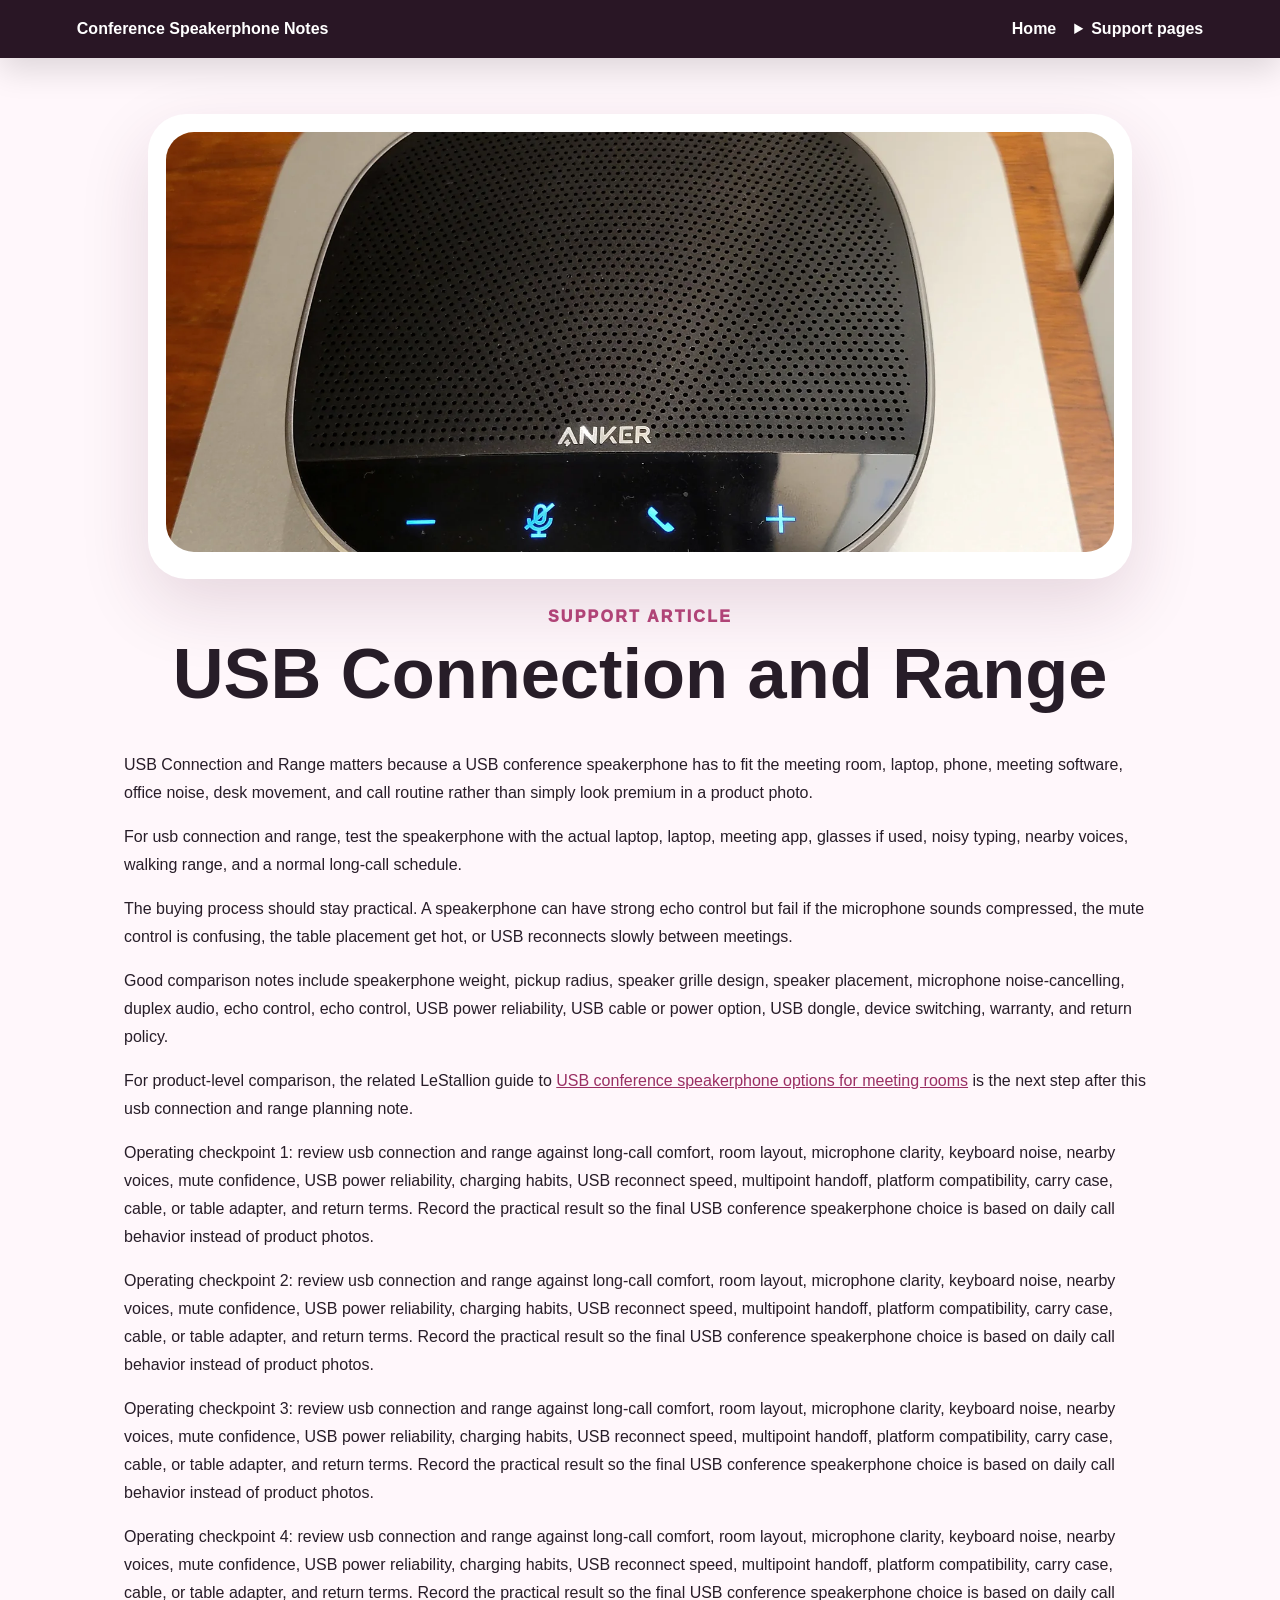
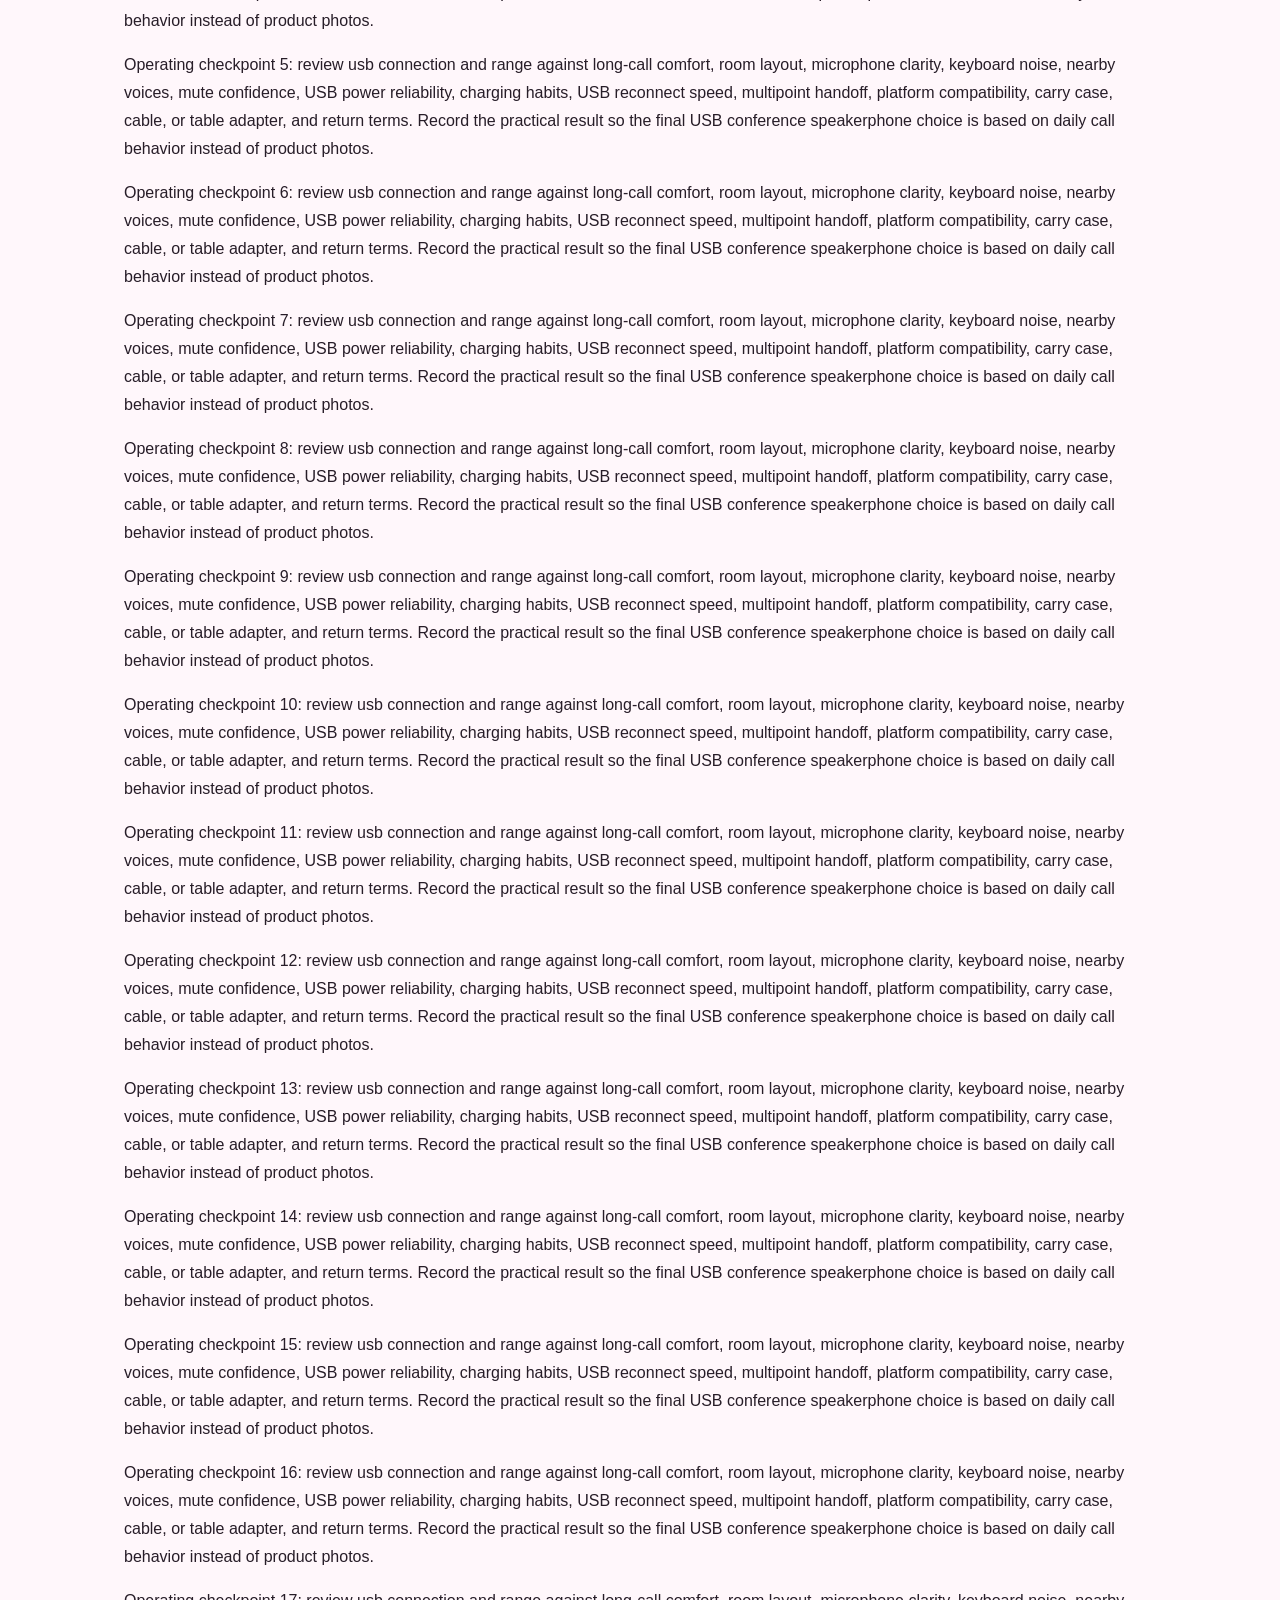
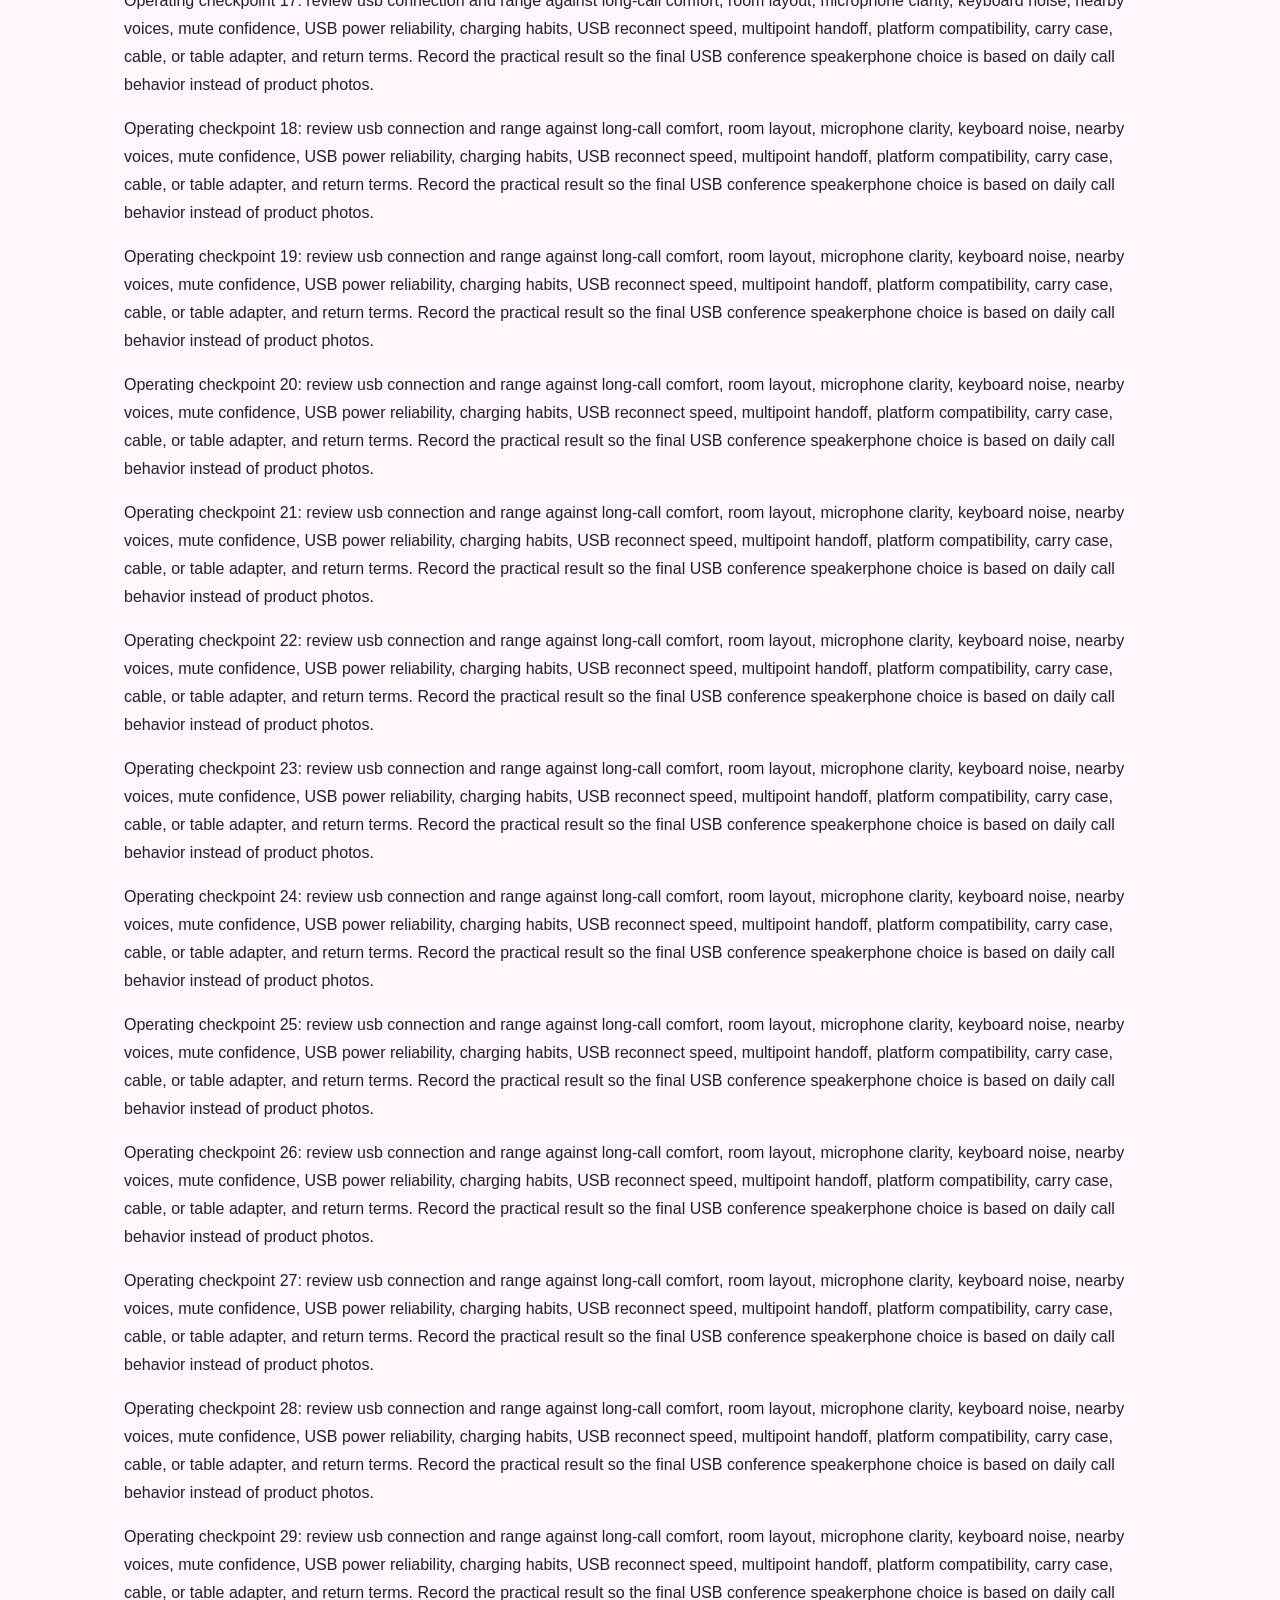
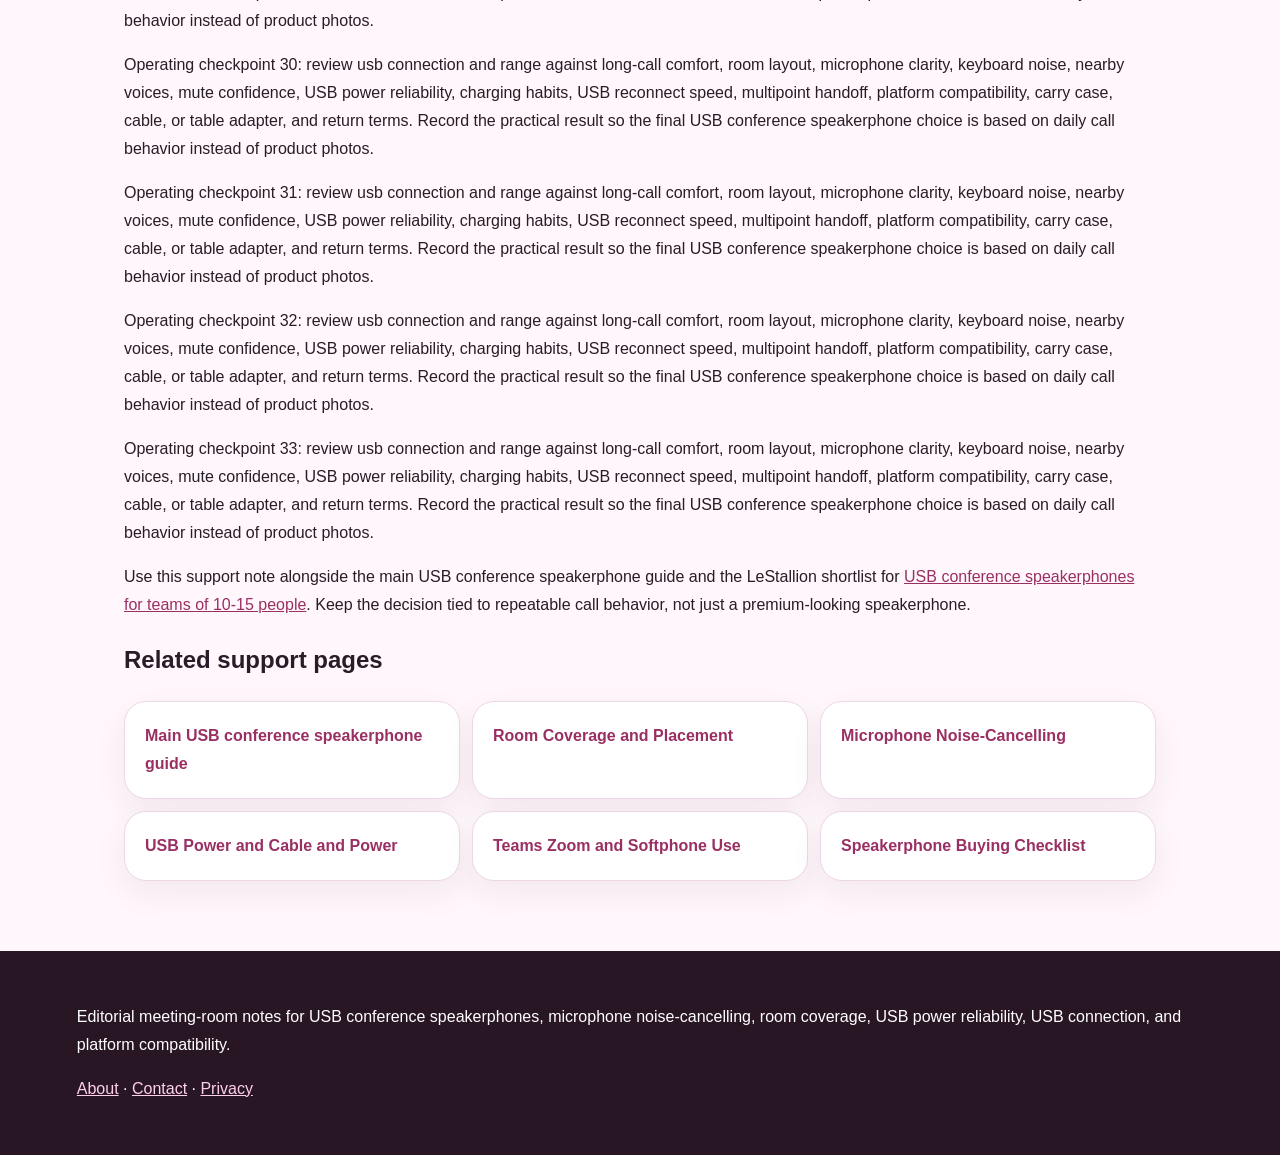
<file: usb-connection-and-range.html>
<!doctype html><html lang="en"><head><meta charset="utf-8"><meta name="viewport" content="width=device-width,initial-scale=1"><title>USB Connection and Range</title><meta name="description" content="Planning note for USB Connection and Range when choosing USB conference speakerphones for teams of 10-15 people."><link rel="canonical" href="https://armaragex.github.io/lestallion-usb-conference-speakerphone-511/usb-connection-and-range.html"><link rel="stylesheet" href="style.css"><script type="application/ld+json">{"@context": "https://schema.org", "@type": "Article", "headline": "USB Connection and Range", "mainEntityOfPage": "https://armaragex.github.io/lestallion-usb-conference-speakerphone-511/usb-connection-and-range.html"}</script></head><body><header><a class="brand" href="index.html">Conference Speakerphone Notes</a><nav><a href="index.html">Home</a><details><summary>Support pages</summary><div><a href="room-coverage-and-placement.html">Room Coverage and Placement</a><a href="microphone-noise-cancelling.html">Microphone Noise-Cancelling</a><a href="battery-and-charging.html">USB Power and Cable and Power</a><a href="usb-connection-and-range.html">USB Connection and Range</a><a href="teams-zoom-and-softphone-use.html">Teams Zoom and Softphone Use</a><a href="speakerphone-buying-checklist.html">Speakerphone Buying Checklist</a></div></details></nav></header><main class="wrap"><section class="hero"><div class="frame"><img src="assets/speakerphone-detail-table.webp" alt="USB conference speakerphone speakerphone placement planning detail"></div><div class="kicker">support article</div><h1>USB Connection and Range</h1></section><p>USB Connection and Range matters because a USB conference speakerphone has to fit the meeting room, laptop, phone, meeting software, office noise, desk movement, and call routine rather than simply look premium in a product photo.</p><p>For usb connection and range, test the speakerphone with the actual laptop, laptop, meeting app, glasses if used, noisy typing, nearby voices, walking range, and a normal long-call schedule.</p><p>The buying process should stay practical. A speakerphone can have strong echo control but fail if the microphone sounds compressed, the mute control is confusing, the table placement get hot, or USB reconnects slowly between meetings.</p><p>Good comparison notes include speakerphone weight, pickup radius, speaker grille design, speaker placement, microphone noise-cancelling, duplex audio, echo control, echo control, USB power reliability, USB cable or power option, USB dongle, device switching, warranty, and return policy.</p><p>For product-level comparison, the related LeStallion guide to <a href="https://lestallion.com/blogs/product-reviews/best-usb-conference-speakerphone-for-teams-of-10-15-people">USB conference speakerphone options for meeting rooms</a> is the next step after this usb connection and range planning note.</p><p>Operating checkpoint 1: review usb connection and range against long-call comfort, room layout, microphone clarity, keyboard noise, nearby voices, mute confidence, USB power reliability, charging habits, USB reconnect speed, multipoint handoff, platform compatibility, carry case, cable, or table adapter, and return terms. Record the practical result so the final USB conference speakerphone choice is based on daily call behavior instead of product photos.</p><p>Operating checkpoint 2: review usb connection and range against long-call comfort, room layout, microphone clarity, keyboard noise, nearby voices, mute confidence, USB power reliability, charging habits, USB reconnect speed, multipoint handoff, platform compatibility, carry case, cable, or table adapter, and return terms. Record the practical result so the final USB conference speakerphone choice is based on daily call behavior instead of product photos.</p><p>Operating checkpoint 3: review usb connection and range against long-call comfort, room layout, microphone clarity, keyboard noise, nearby voices, mute confidence, USB power reliability, charging habits, USB reconnect speed, multipoint handoff, platform compatibility, carry case, cable, or table adapter, and return terms. Record the practical result so the final USB conference speakerphone choice is based on daily call behavior instead of product photos.</p><p>Operating checkpoint 4: review usb connection and range against long-call comfort, room layout, microphone clarity, keyboard noise, nearby voices, mute confidence, USB power reliability, charging habits, USB reconnect speed, multipoint handoff, platform compatibility, carry case, cable, or table adapter, and return terms. Record the practical result so the final USB conference speakerphone choice is based on daily call behavior instead of product photos.</p><p>Operating checkpoint 5: review usb connection and range against long-call comfort, room layout, microphone clarity, keyboard noise, nearby voices, mute confidence, USB power reliability, charging habits, USB reconnect speed, multipoint handoff, platform compatibility, carry case, cable, or table adapter, and return terms. Record the practical result so the final USB conference speakerphone choice is based on daily call behavior instead of product photos.</p><p>Operating checkpoint 6: review usb connection and range against long-call comfort, room layout, microphone clarity, keyboard noise, nearby voices, mute confidence, USB power reliability, charging habits, USB reconnect speed, multipoint handoff, platform compatibility, carry case, cable, or table adapter, and return terms. Record the practical result so the final USB conference speakerphone choice is based on daily call behavior instead of product photos.</p><p>Operating checkpoint 7: review usb connection and range against long-call comfort, room layout, microphone clarity, keyboard noise, nearby voices, mute confidence, USB power reliability, charging habits, USB reconnect speed, multipoint handoff, platform compatibility, carry case, cable, or table adapter, and return terms. Record the practical result so the final USB conference speakerphone choice is based on daily call behavior instead of product photos.</p><p>Operating checkpoint 8: review usb connection and range against long-call comfort, room layout, microphone clarity, keyboard noise, nearby voices, mute confidence, USB power reliability, charging habits, USB reconnect speed, multipoint handoff, platform compatibility, carry case, cable, or table adapter, and return terms. Record the practical result so the final USB conference speakerphone choice is based on daily call behavior instead of product photos.</p><p>Operating checkpoint 9: review usb connection and range against long-call comfort, room layout, microphone clarity, keyboard noise, nearby voices, mute confidence, USB power reliability, charging habits, USB reconnect speed, multipoint handoff, platform compatibility, carry case, cable, or table adapter, and return terms. Record the practical result so the final USB conference speakerphone choice is based on daily call behavior instead of product photos.</p><p>Operating checkpoint 10: review usb connection and range against long-call comfort, room layout, microphone clarity, keyboard noise, nearby voices, mute confidence, USB power reliability, charging habits, USB reconnect speed, multipoint handoff, platform compatibility, carry case, cable, or table adapter, and return terms. Record the practical result so the final USB conference speakerphone choice is based on daily call behavior instead of product photos.</p><p>Operating checkpoint 11: review usb connection and range against long-call comfort, room layout, microphone clarity, keyboard noise, nearby voices, mute confidence, USB power reliability, charging habits, USB reconnect speed, multipoint handoff, platform compatibility, carry case, cable, or table adapter, and return terms. Record the practical result so the final USB conference speakerphone choice is based on daily call behavior instead of product photos.</p><p>Operating checkpoint 12: review usb connection and range against long-call comfort, room layout, microphone clarity, keyboard noise, nearby voices, mute confidence, USB power reliability, charging habits, USB reconnect speed, multipoint handoff, platform compatibility, carry case, cable, or table adapter, and return terms. Record the practical result so the final USB conference speakerphone choice is based on daily call behavior instead of product photos.</p><p>Operating checkpoint 13: review usb connection and range against long-call comfort, room layout, microphone clarity, keyboard noise, nearby voices, mute confidence, USB power reliability, charging habits, USB reconnect speed, multipoint handoff, platform compatibility, carry case, cable, or table adapter, and return terms. Record the practical result so the final USB conference speakerphone choice is based on daily call behavior instead of product photos.</p><p>Operating checkpoint 14: review usb connection and range against long-call comfort, room layout, microphone clarity, keyboard noise, nearby voices, mute confidence, USB power reliability, charging habits, USB reconnect speed, multipoint handoff, platform compatibility, carry case, cable, or table adapter, and return terms. Record the practical result so the final USB conference speakerphone choice is based on daily call behavior instead of product photos.</p><p>Operating checkpoint 15: review usb connection and range against long-call comfort, room layout, microphone clarity, keyboard noise, nearby voices, mute confidence, USB power reliability, charging habits, USB reconnect speed, multipoint handoff, platform compatibility, carry case, cable, or table adapter, and return terms. Record the practical result so the final USB conference speakerphone choice is based on daily call behavior instead of product photos.</p><p>Operating checkpoint 16: review usb connection and range against long-call comfort, room layout, microphone clarity, keyboard noise, nearby voices, mute confidence, USB power reliability, charging habits, USB reconnect speed, multipoint handoff, platform compatibility, carry case, cable, or table adapter, and return terms. Record the practical result so the final USB conference speakerphone choice is based on daily call behavior instead of product photos.</p><p>Operating checkpoint 17: review usb connection and range against long-call comfort, room layout, microphone clarity, keyboard noise, nearby voices, mute confidence, USB power reliability, charging habits, USB reconnect speed, multipoint handoff, platform compatibility, carry case, cable, or table adapter, and return terms. Record the practical result so the final USB conference speakerphone choice is based on daily call behavior instead of product photos.</p><p>Operating checkpoint 18: review usb connection and range against long-call comfort, room layout, microphone clarity, keyboard noise, nearby voices, mute confidence, USB power reliability, charging habits, USB reconnect speed, multipoint handoff, platform compatibility, carry case, cable, or table adapter, and return terms. Record the practical result so the final USB conference speakerphone choice is based on daily call behavior instead of product photos.</p><p>Operating checkpoint 19: review usb connection and range against long-call comfort, room layout, microphone clarity, keyboard noise, nearby voices, mute confidence, USB power reliability, charging habits, USB reconnect speed, multipoint handoff, platform compatibility, carry case, cable, or table adapter, and return terms. Record the practical result so the final USB conference speakerphone choice is based on daily call behavior instead of product photos.</p><p>Operating checkpoint 20: review usb connection and range against long-call comfort, room layout, microphone clarity, keyboard noise, nearby voices, mute confidence, USB power reliability, charging habits, USB reconnect speed, multipoint handoff, platform compatibility, carry case, cable, or table adapter, and return terms. Record the practical result so the final USB conference speakerphone choice is based on daily call behavior instead of product photos.</p><p>Operating checkpoint 21: review usb connection and range against long-call comfort, room layout, microphone clarity, keyboard noise, nearby voices, mute confidence, USB power reliability, charging habits, USB reconnect speed, multipoint handoff, platform compatibility, carry case, cable, or table adapter, and return terms. Record the practical result so the final USB conference speakerphone choice is based on daily call behavior instead of product photos.</p><p>Operating checkpoint 22: review usb connection and range against long-call comfort, room layout, microphone clarity, keyboard noise, nearby voices, mute confidence, USB power reliability, charging habits, USB reconnect speed, multipoint handoff, platform compatibility, carry case, cable, or table adapter, and return terms. Record the practical result so the final USB conference speakerphone choice is based on daily call behavior instead of product photos.</p><p>Operating checkpoint 23: review usb connection and range against long-call comfort, room layout, microphone clarity, keyboard noise, nearby voices, mute confidence, USB power reliability, charging habits, USB reconnect speed, multipoint handoff, platform compatibility, carry case, cable, or table adapter, and return terms. Record the practical result so the final USB conference speakerphone choice is based on daily call behavior instead of product photos.</p><p>Operating checkpoint 24: review usb connection and range against long-call comfort, room layout, microphone clarity, keyboard noise, nearby voices, mute confidence, USB power reliability, charging habits, USB reconnect speed, multipoint handoff, platform compatibility, carry case, cable, or table adapter, and return terms. Record the practical result so the final USB conference speakerphone choice is based on daily call behavior instead of product photos.</p><p>Operating checkpoint 25: review usb connection and range against long-call comfort, room layout, microphone clarity, keyboard noise, nearby voices, mute confidence, USB power reliability, charging habits, USB reconnect speed, multipoint handoff, platform compatibility, carry case, cable, or table adapter, and return terms. Record the practical result so the final USB conference speakerphone choice is based on daily call behavior instead of product photos.</p><p>Operating checkpoint 26: review usb connection and range against long-call comfort, room layout, microphone clarity, keyboard noise, nearby voices, mute confidence, USB power reliability, charging habits, USB reconnect speed, multipoint handoff, platform compatibility, carry case, cable, or table adapter, and return terms. Record the practical result so the final USB conference speakerphone choice is based on daily call behavior instead of product photos.</p><p>Operating checkpoint 27: review usb connection and range against long-call comfort, room layout, microphone clarity, keyboard noise, nearby voices, mute confidence, USB power reliability, charging habits, USB reconnect speed, multipoint handoff, platform compatibility, carry case, cable, or table adapter, and return terms. Record the practical result so the final USB conference speakerphone choice is based on daily call behavior instead of product photos.</p><p>Operating checkpoint 28: review usb connection and range against long-call comfort, room layout, microphone clarity, keyboard noise, nearby voices, mute confidence, USB power reliability, charging habits, USB reconnect speed, multipoint handoff, platform compatibility, carry case, cable, or table adapter, and return terms. Record the practical result so the final USB conference speakerphone choice is based on daily call behavior instead of product photos.</p><p>Operating checkpoint 29: review usb connection and range against long-call comfort, room layout, microphone clarity, keyboard noise, nearby voices, mute confidence, USB power reliability, charging habits, USB reconnect speed, multipoint handoff, platform compatibility, carry case, cable, or table adapter, and return terms. Record the practical result so the final USB conference speakerphone choice is based on daily call behavior instead of product photos.</p><p>Operating checkpoint 30: review usb connection and range against long-call comfort, room layout, microphone clarity, keyboard noise, nearby voices, mute confidence, USB power reliability, charging habits, USB reconnect speed, multipoint handoff, platform compatibility, carry case, cable, or table adapter, and return terms. Record the practical result so the final USB conference speakerphone choice is based on daily call behavior instead of product photos.</p><p>Operating checkpoint 31: review usb connection and range against long-call comfort, room layout, microphone clarity, keyboard noise, nearby voices, mute confidence, USB power reliability, charging habits, USB reconnect speed, multipoint handoff, platform compatibility, carry case, cable, or table adapter, and return terms. Record the practical result so the final USB conference speakerphone choice is based on daily call behavior instead of product photos.</p><p>Operating checkpoint 32: review usb connection and range against long-call comfort, room layout, microphone clarity, keyboard noise, nearby voices, mute confidence, USB power reliability, charging habits, USB reconnect speed, multipoint handoff, platform compatibility, carry case, cable, or table adapter, and return terms. Record the practical result so the final USB conference speakerphone choice is based on daily call behavior instead of product photos.</p><p>Operating checkpoint 33: review usb connection and range against long-call comfort, room layout, microphone clarity, keyboard noise, nearby voices, mute confidence, USB power reliability, charging habits, USB reconnect speed, multipoint handoff, platform compatibility, carry case, cable, or table adapter, and return terms. Record the practical result so the final USB conference speakerphone choice is based on daily call behavior instead of product photos.</p><p>Use this support note alongside the main USB conference speakerphone guide and the LeStallion shortlist for <a href="https://lestallion.com/blogs/product-reviews/best-usb-conference-speakerphone-for-teams-of-10-15-people">USB conference speakerphones for teams of 10-15 people</a>. Keep the decision tied to repeatable call behavior, not just a premium-looking speakerphone.</p><section><h2>Related support pages</h2><div class="peer-grid"><a href="index.html">Main USB conference speakerphone guide</a><a href="room-coverage-and-placement.html">Room Coverage and Placement</a><a href="microphone-noise-cancelling.html">Microphone Noise-Cancelling</a><a href="battery-and-charging.html">USB Power and Cable and Power</a><a href="teams-zoom-and-softphone-use.html">Teams Zoom and Softphone Use</a><a href="speakerphone-buying-checklist.html">Speakerphone Buying Checklist</a></div></section></main><footer><p>Editorial meeting-room notes for USB conference speakerphones, microphone noise-cancelling, room coverage, USB power reliability, USB connection, and platform compatibility.</p><p><a href="about.html">About</a> · <a href="contact.html">Contact</a> · <a href="privacy.html">Privacy</a></p></footer></body></html>
</file>
<file: style.css>
*{box-sizing:border-box}body{margin:0;background:#fff7fb;color:#271d28;font-family:Inter,Arial,sans-serif;line-height:1.75}a{color:#9a2f63}header{position:sticky;top:0;z-index:6;background:#291625;color:white;padding:15px 6vw;display:flex;justify-content:space-between;align-items:center;box-shadow:0 12px 32px #0002}.brand,header a{color:white;text-decoration:none;font-weight:900}summary{cursor:pointer;font-weight:900}details{position:relative;display:inline-block;margin-left:18px}details div{position:absolute;right:0;background:white;border:1px solid #edd6e5;border-radius:18px;min-width:310px;padding:12px;box-shadow:0 20px 50px #0003}details div a{display:block;color:#291625;padding:9px;text-decoration:none}.hero{max-width:1130px;margin:0 auto;padding:36px 24px 18px;text-align:center}.frame{background:white;border-radius:38px;padding:18px;box-shadow:0 26px 70px #4b173524}.hero img{width:100%;height:420px;object-fit:cover;border-radius:28px}.kicker{text-transform:uppercase;letter-spacing:.14em;font-weight:950;color:#b04477;margin-top:24px}h1{font-size:clamp(2.25rem,5.5vw,5rem);line-height:1.02;margin:.1em auto;max-width:980px}.dek{font-size:1.18rem;max-width:840px;margin:12px auto;color:#665563}.wrap{max-width:1080px;margin:auto;padding:20px 24px 70px}.signal{display:grid;grid-template-columns:repeat(3,1fr);gap:14px;margin:28px 0}.signal div,.peer-grid a{background:white;border:1px solid #edd6e5;border-radius:22px;padding:20px;box-shadow:0 12px 32px #4b173512}.story{background:white;border:1px solid #edd6e5;border-radius:30px;padding:30px;margin:24px 0;box-shadow:0 14px 36px #4b173512}.story h2{font-size:1.8rem;color:#291625}.wide{width:100%;border-radius:28px;margin:24px 0;box-shadow:0 18px 45px #4b173518}.quote{background:#291625;color:white;border-radius:30px;padding:30px;margin:28px 0}.quote a{color:#ffd1e9}.peer-grid{display:grid;grid-template-columns:repeat(3,1fr);gap:12px}.peer-grid a{text-decoration:none;font-weight:900}.trust{background:white;border:1px solid #edd6e5;border-radius:30px;padding:34px;max-width:900px;margin:36px auto}footer{background:#291625;color:white;padding:36px 6vw}footer a{color:#ffd1e9}@media(max-width:850px){.signal,.peer-grid{grid-template-columns:1fr}.hero img{height:280px}}
</file>
